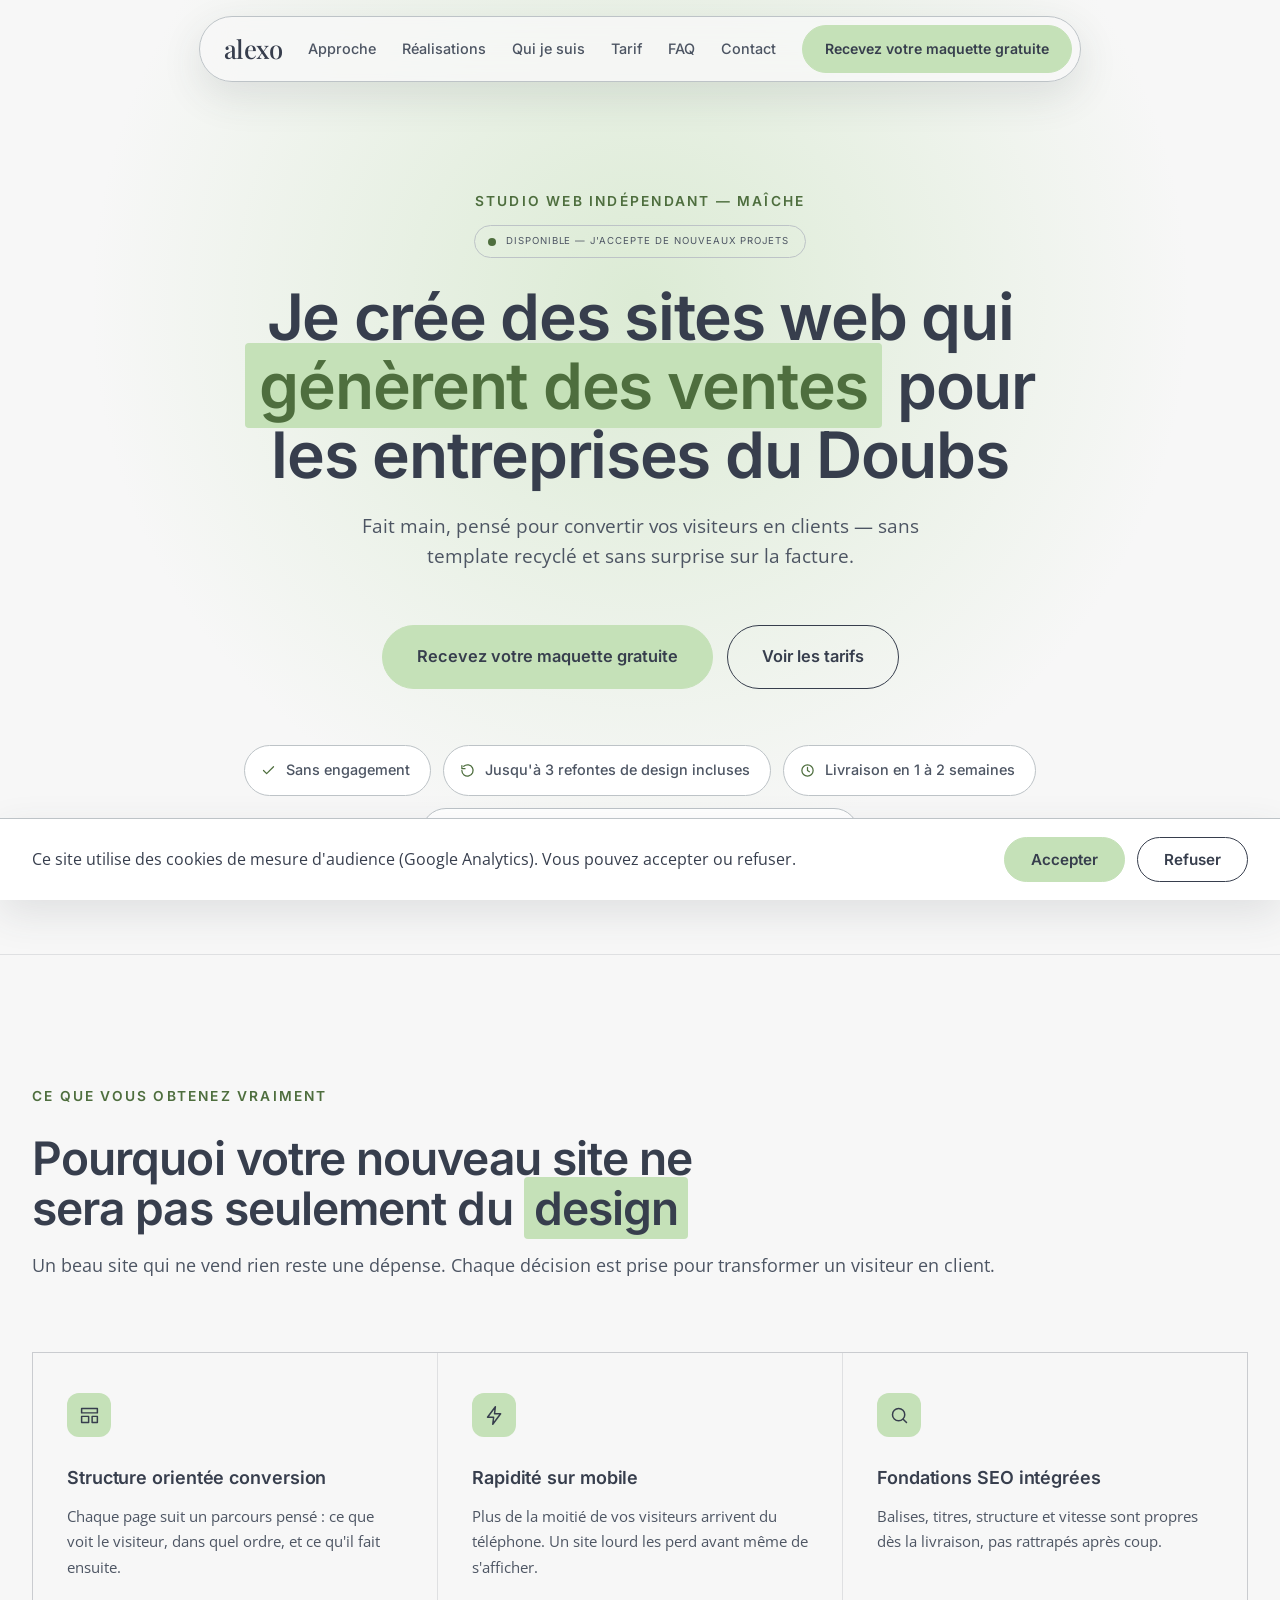
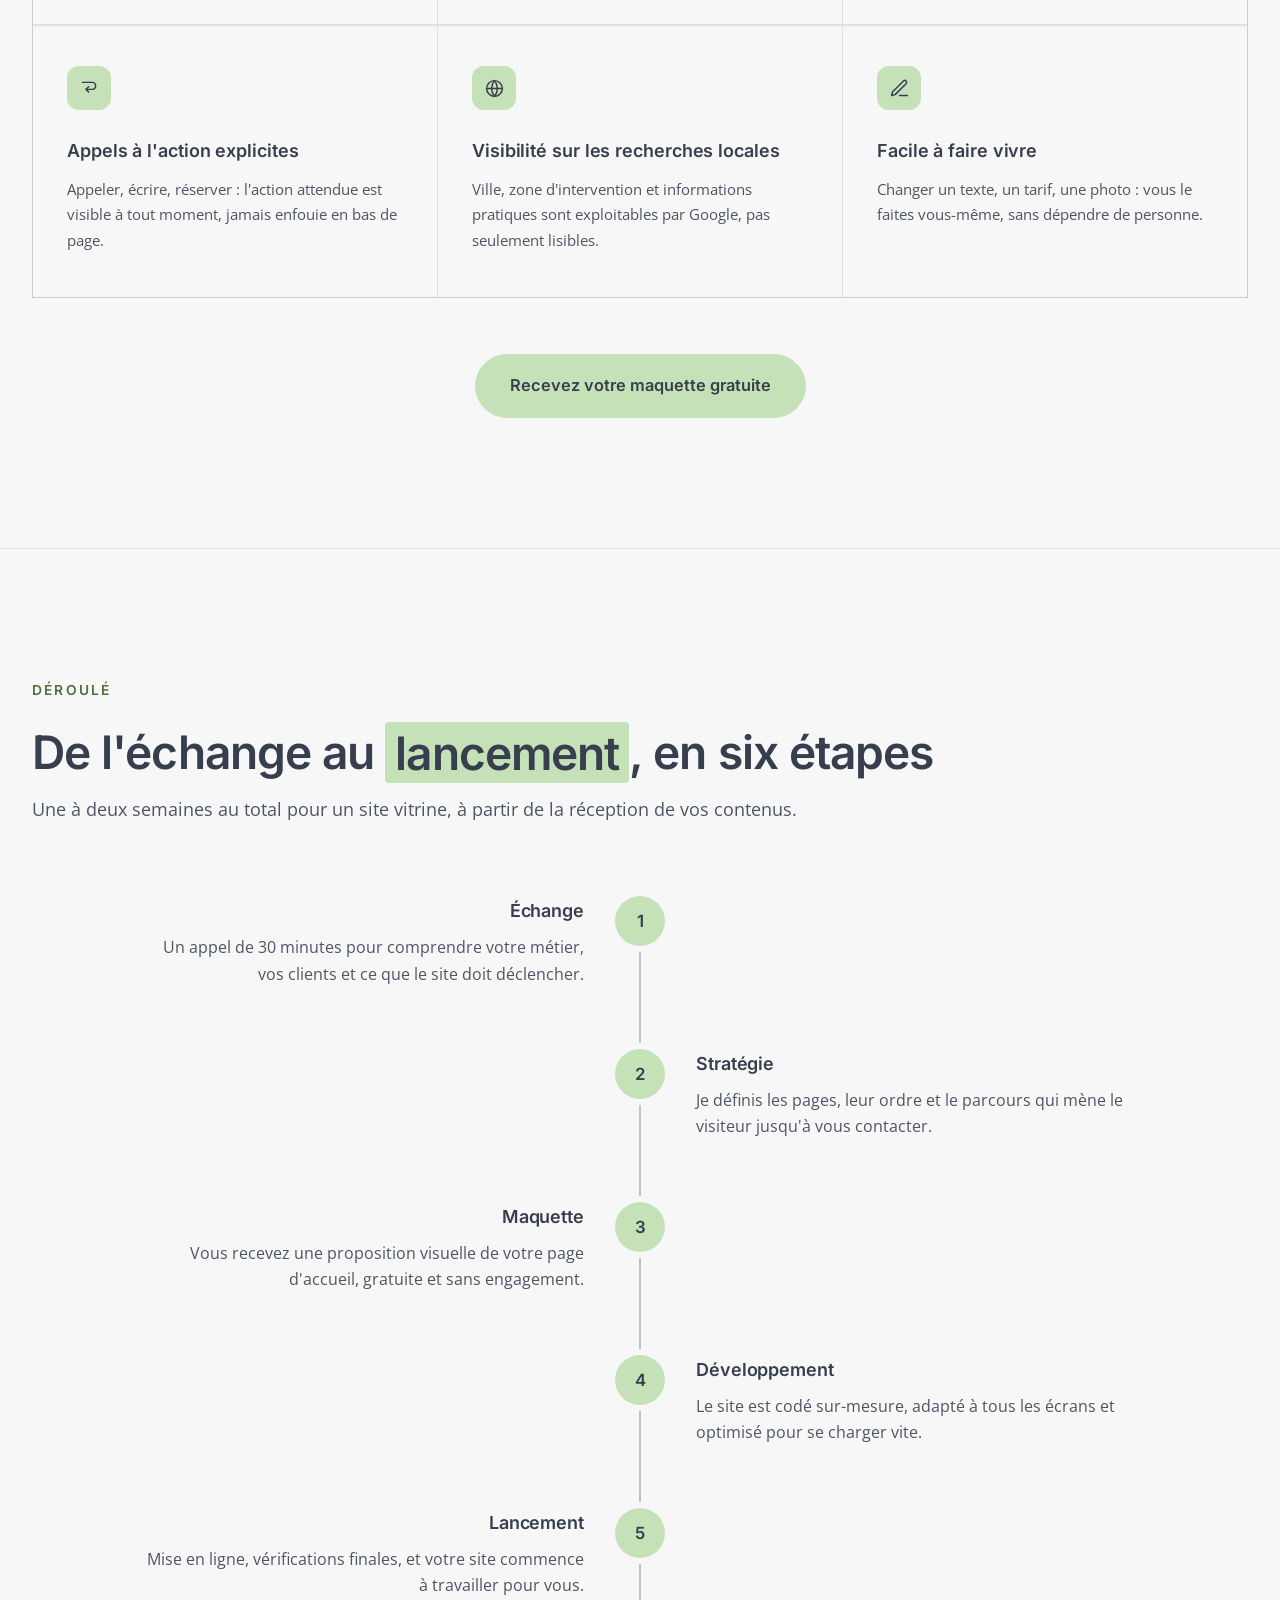
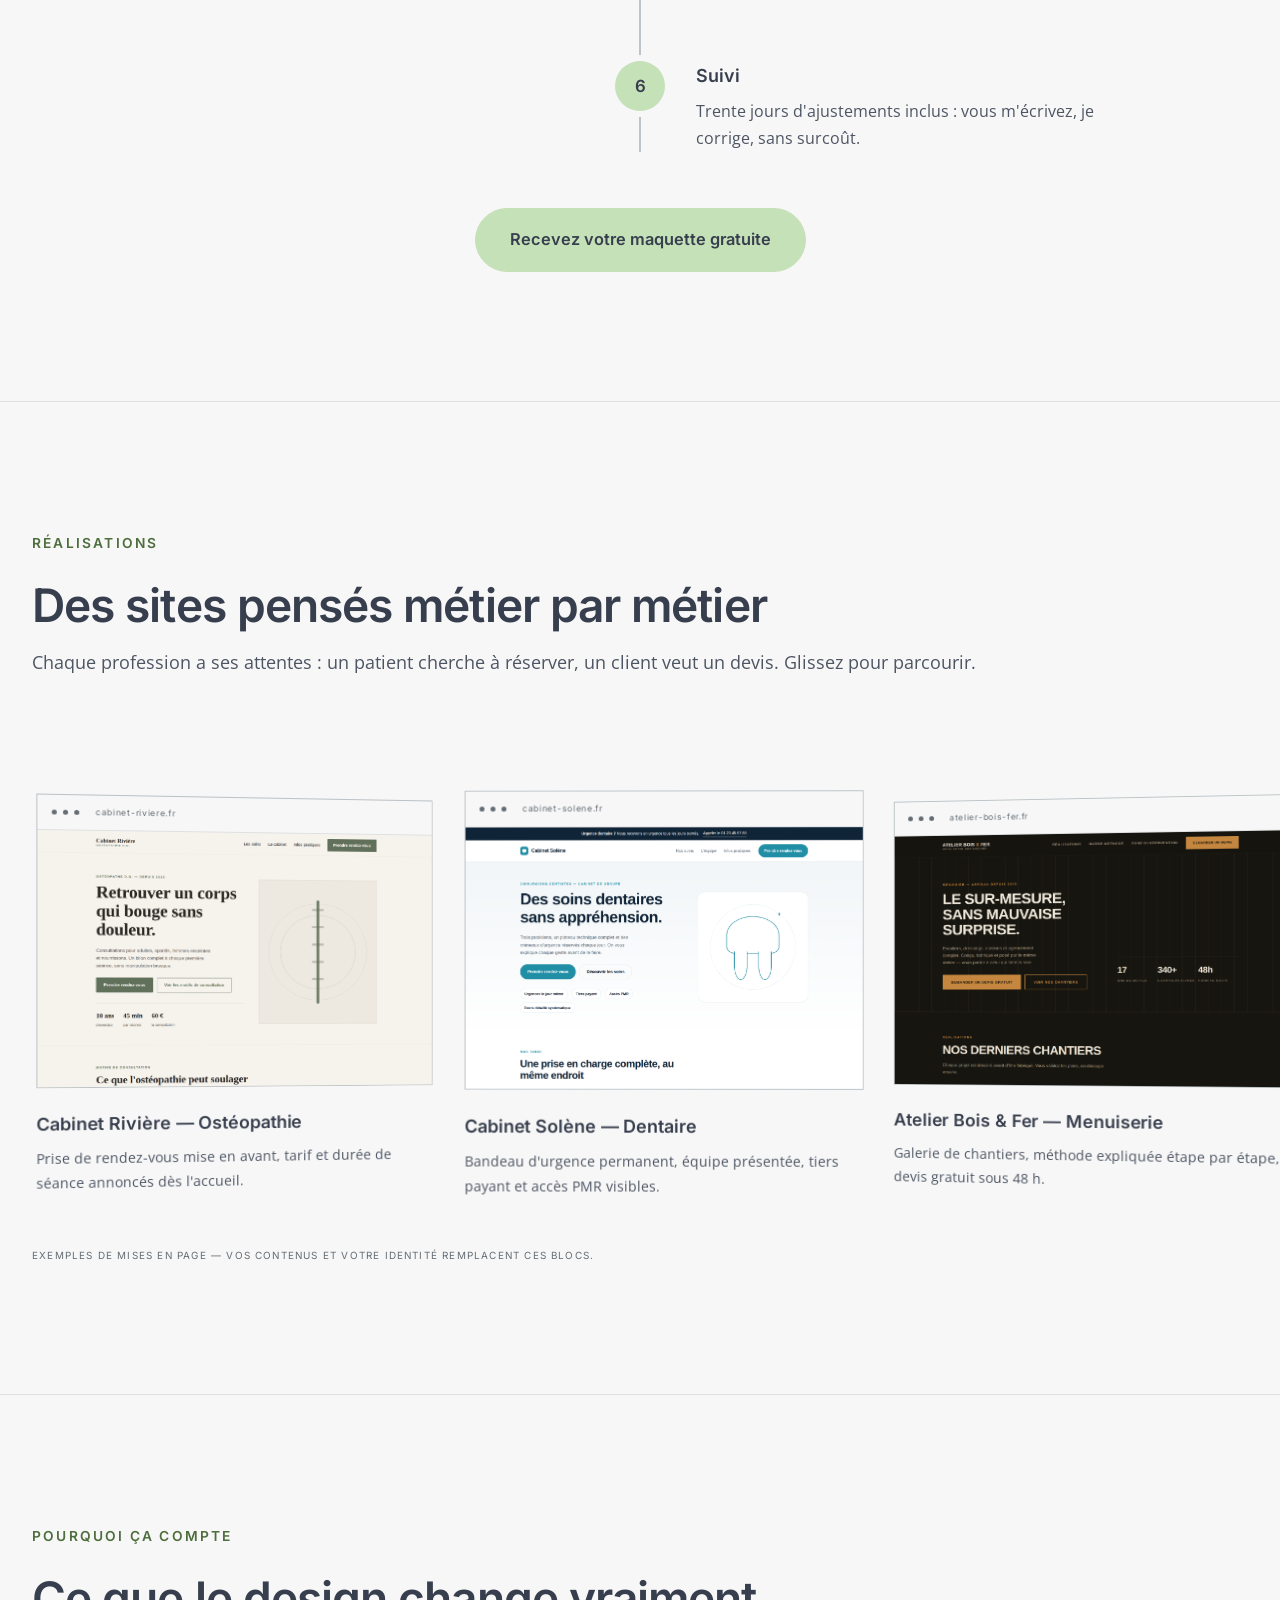
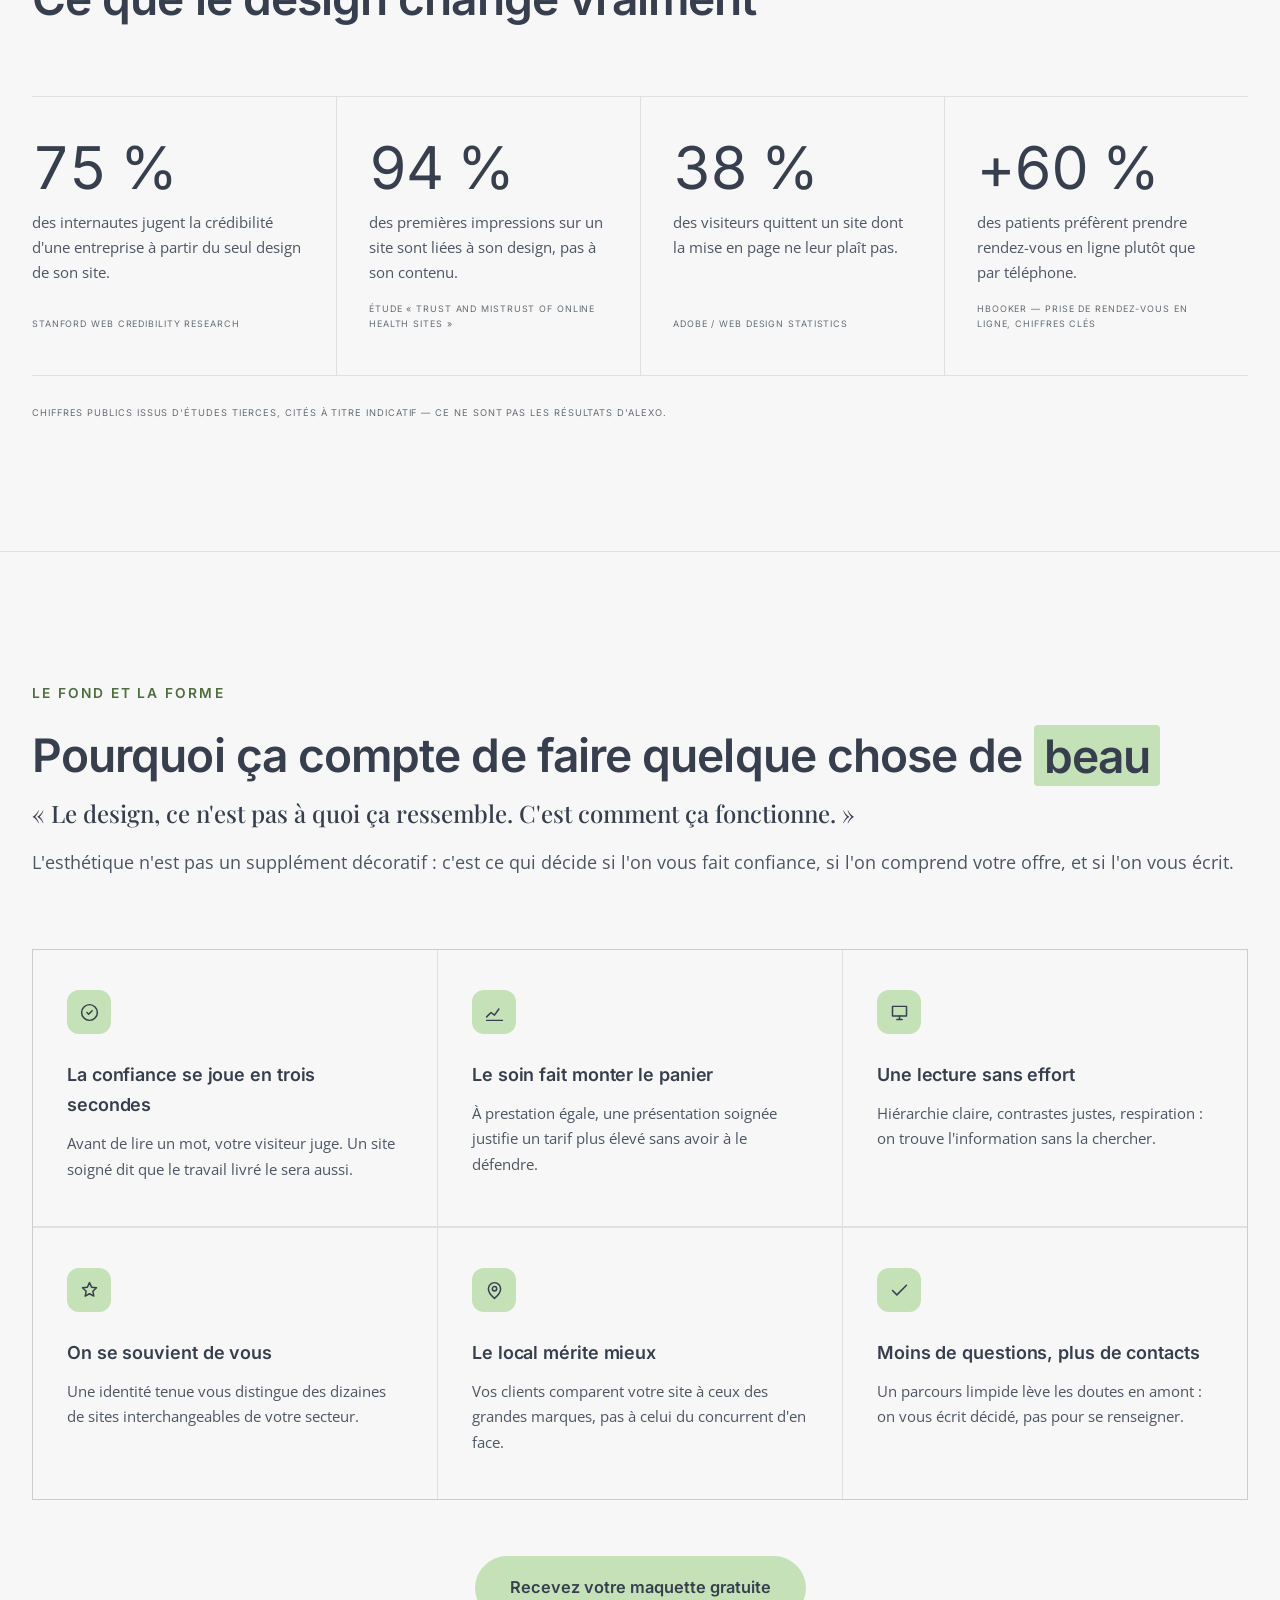
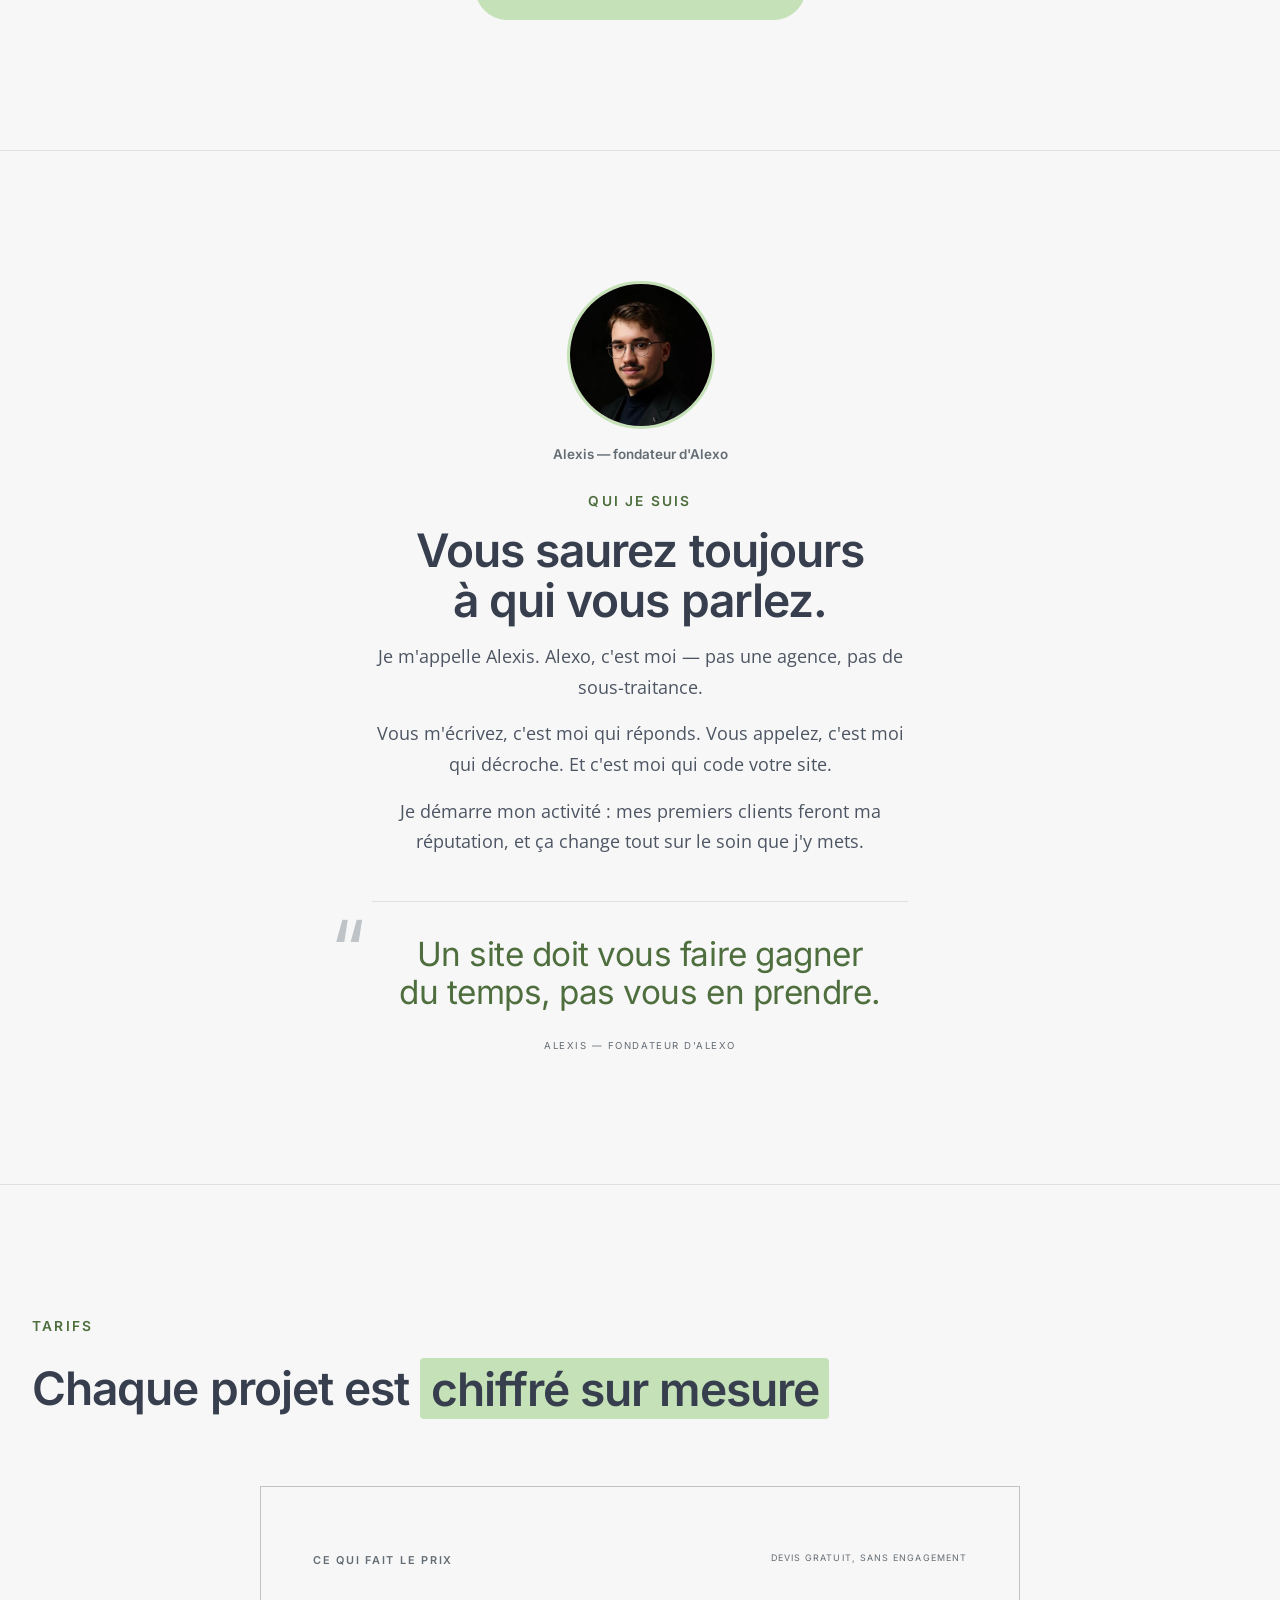
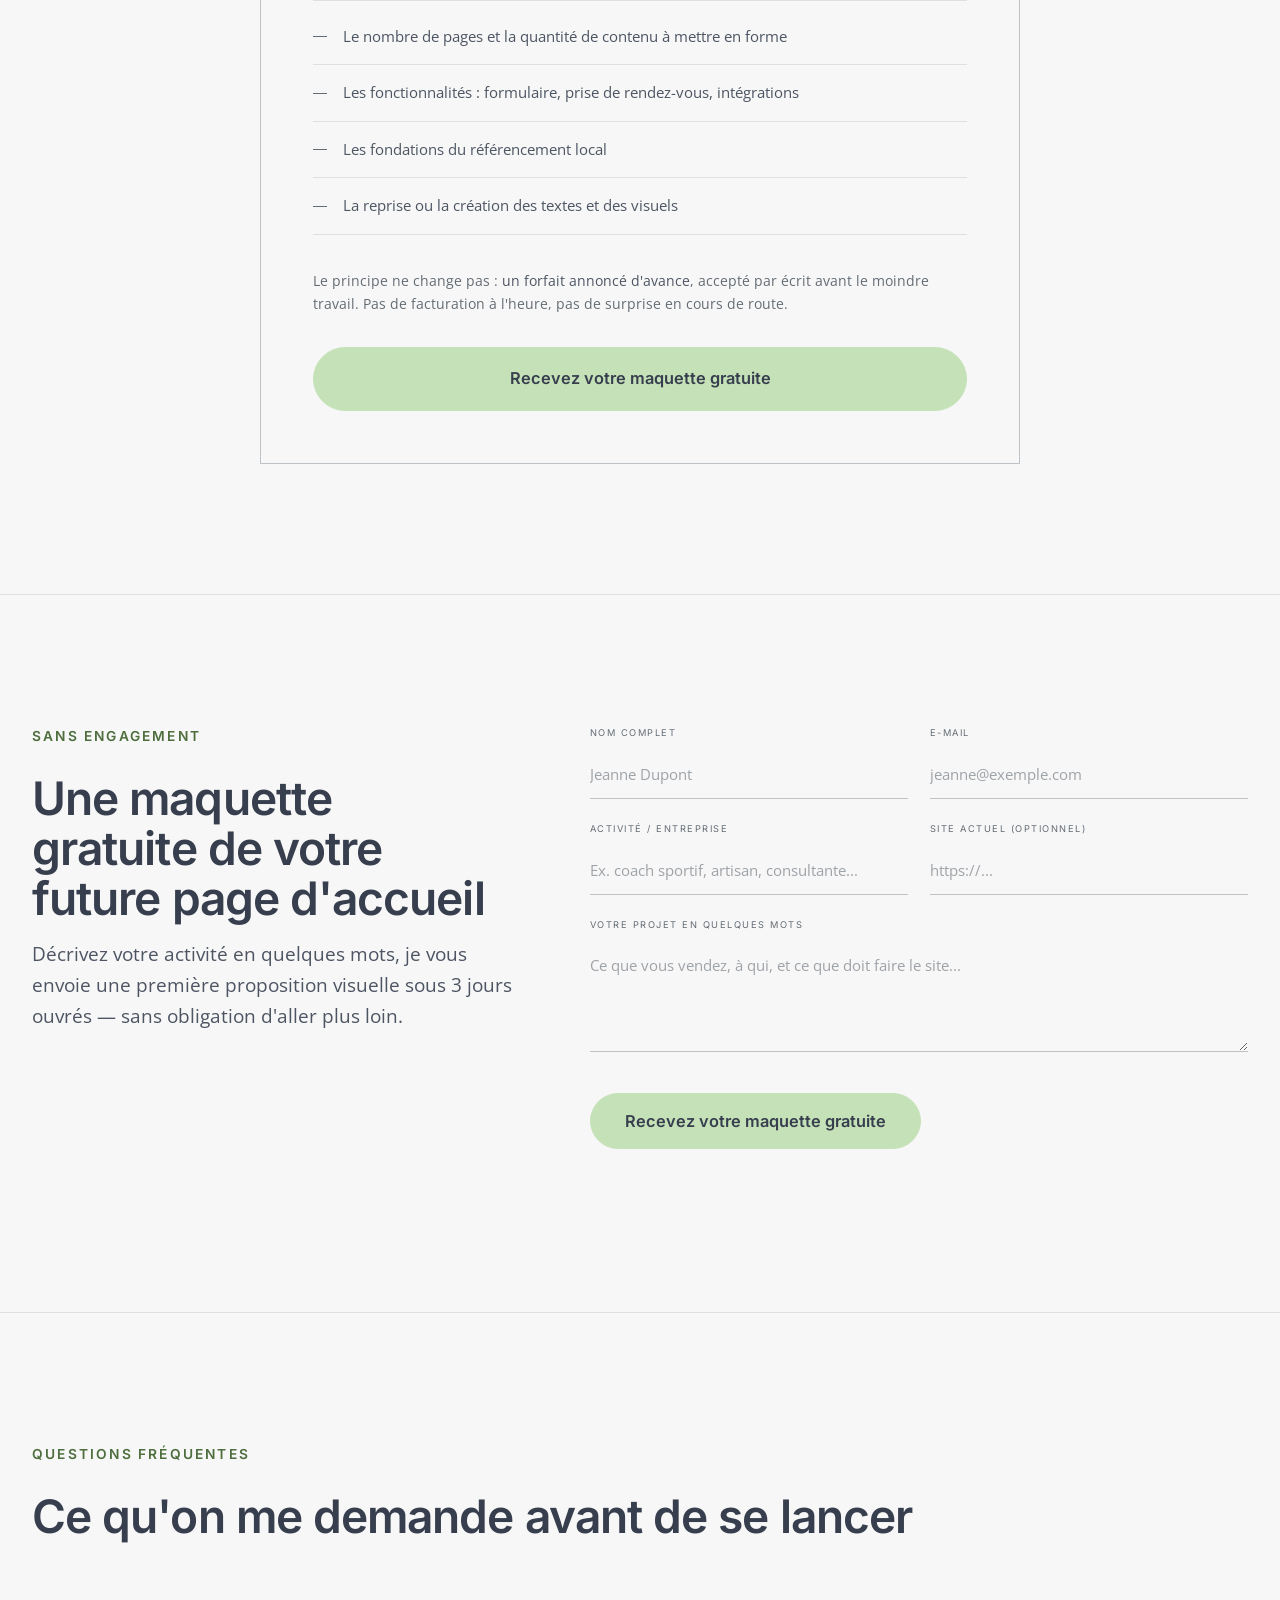
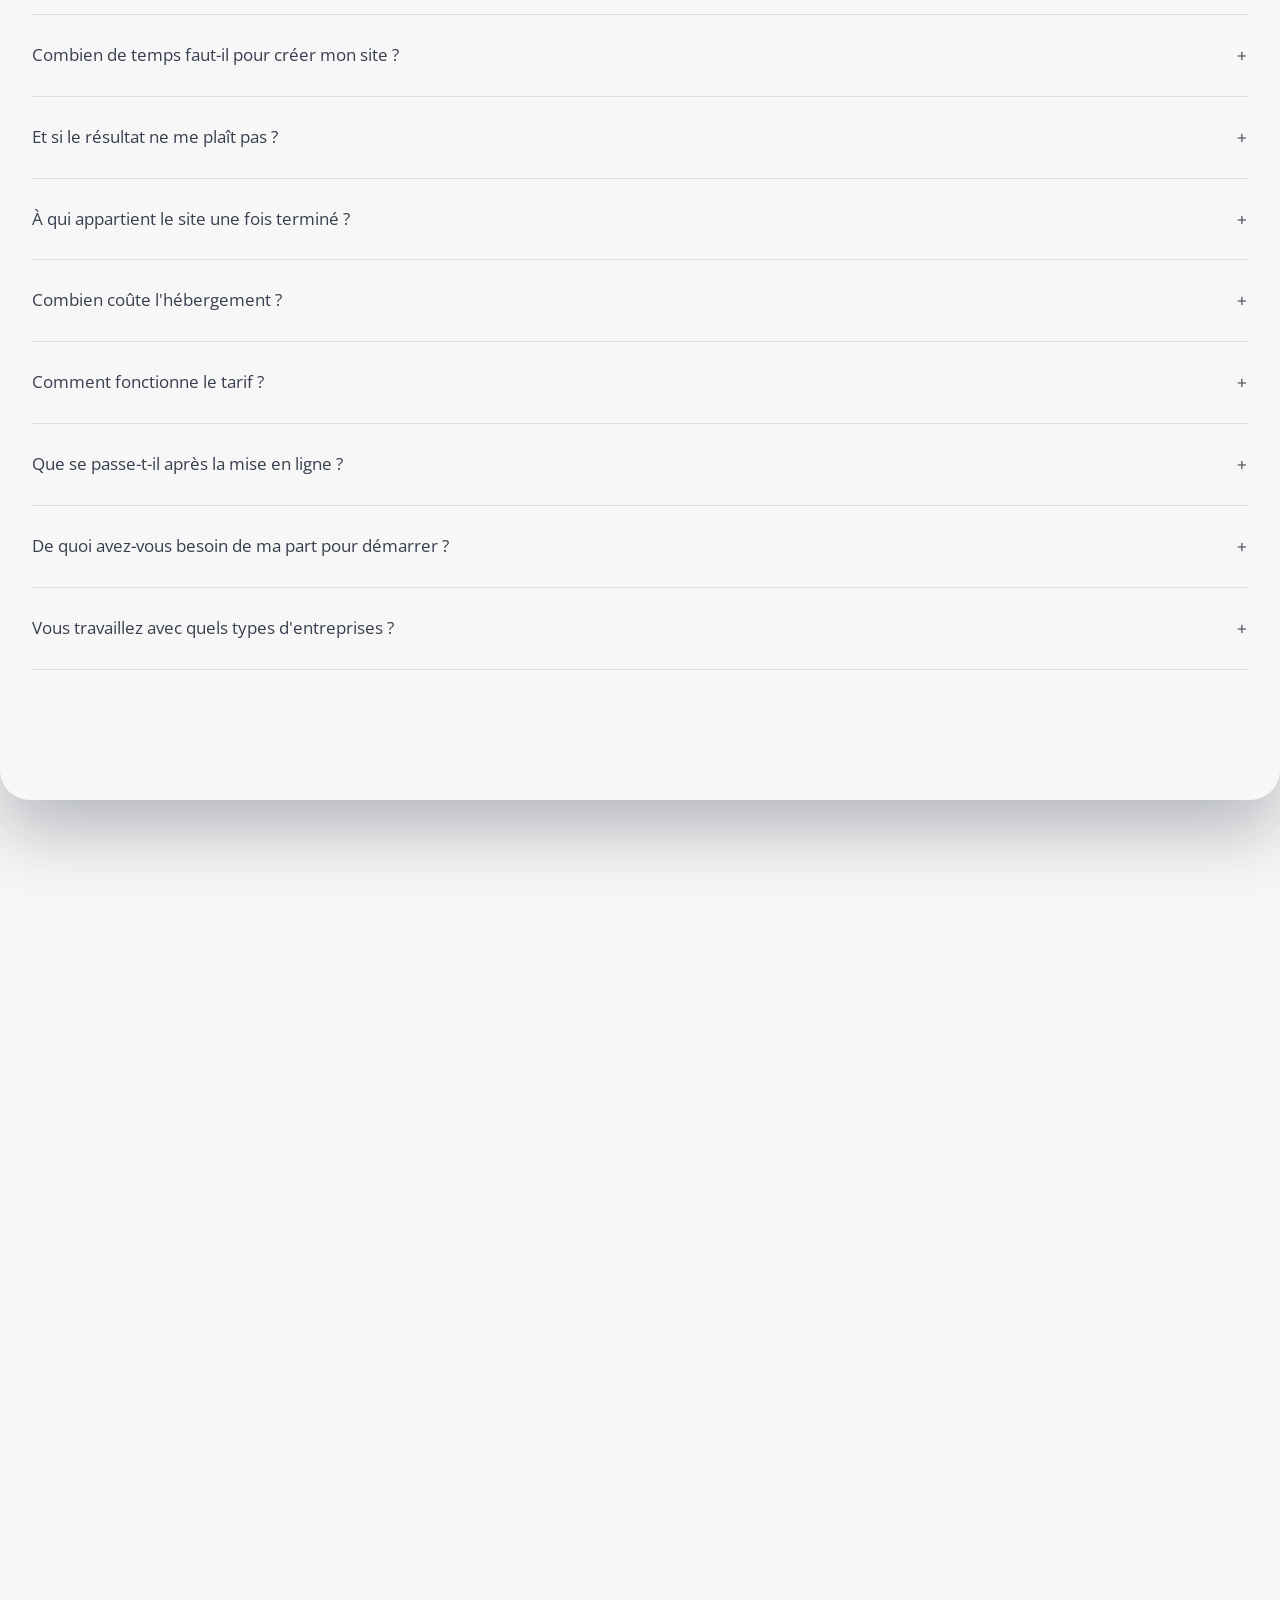
<file: index.html>
<!doctype html>
<html lang="fr">
<head>
  <meta charset="utf-8" />
  <title>Alexo — Création de sites web à Maîche (Haut-Doubs)</title>
  <meta name="viewport" content="width=device-width, initial-scale=1" />
  <meta name="description" content="Alexo crée des sites vitrines sur-mesure pour les indépendants et petites entreprises de Maîche et du Haut-Doubs. Sites, référencement et automatisation sur devis. Maquette gratuite sans engagement." />
  <link rel="canonical" href="https://alexowebdesign.com/" />
  <link rel="icon" href="/favicon-v2.svg" type="image/svg+xml" />
  <link rel="icon" type="image/png" sizes="32x32" href="/assets/img/favicon-32.png" />
  <link rel="icon" type="image/png" sizes="512x512" href="/assets/img/icon-512.png" />
  <link rel="apple-touch-icon" href="/assets/img/apple-touch-icon.png" />

  <!-- Vérification de propriété pour Google Search Console.
       À ne poser que sur l'accueil, et à ne jamais retirer : Google la
       revérifie périodiquement et retire l'accès si elle disparaît. -->
  <meta name="google-site-verification" content="prfCvi4ebYiocTn2Xds64hxIpA3vp1u171tNoQFMn8g" />

  <!-- Partage sur les réseaux sociaux -->
  <meta property="og:type" content="website" />
  <meta property="og:title" content="Alexo — Création de sites web à Maîche (Haut-Doubs)" />
  <meta property="og:description" content="Sites vitrines sur-mesure pour les indépendants et petites entreprises de Maîche et du Haut-Doubs. Sites, référencement et automatisation sur devis. Maquette gratuite sans engagement." />
  <meta property="og:url" content="https://alexowebdesign.com/" />
  <meta property="og:locale" content="fr_FR" />
  <meta property="og:image" content="https://alexowebdesign.com/assets/img/og-image.png" />
  <meta property="og:image:width" content="1200" />
  <meta property="og:image:height" content="630" />
  <meta name="twitter:card" content="summary_large_image" />
  <meta name="twitter:image" content="https://alexowebdesign.com/assets/img/og-image.png" />

  <link rel="stylesheet" href="assets/css/style.css?v=18" />
</head>
<body>

<div class="progress" aria-hidden="true"><div class="progress-fill" id="progressFill"></div></div>
<div class="cursor" id="cursor" aria-hidden="true"></div>

<header class="topbar">
  <div class="topbar-pill">
    <a class="brand" href="#top">alexo</a>
    <nav class="nav" aria-label="Navigation principale">
      <a href="#approche">Approche</a>
      <a href="#realisations">Réalisations</a>
      <a href="#qui">Qui je suis</a>
      <a href="#tarif">Tarif</a>
      <a href="#faq">FAQ</a>
      <a href="#contact">Contact</a>
    </nav>
    <a class="btn btn-solid nav-cta" href="#maquette">Recevez votre maquette gratuite</a>
    <button class="burger" id="burger" aria-label="Ouvrir le menu" aria-expanded="false">
      <span></span><span></span><span></span>
    </button>
  </div>
  <div class="mobile-menu" id="mobileMenu">
    <a href="#approche">Approche</a>
    <a href="#realisations">Réalisations</a>
    <a href="#qui">Qui je suis</a>
    <a href="#tarif">Tarif</a>
    <a href="#faq">FAQ</a>
    <a href="#maquette">Maquette gratuite</a>
    <a href="#contact">Contact</a>
  </div>
</header>

<main>

  <section class="hero" id="top">
    <div class="container hero-inner">
      <p class="eyebrow">Studio web indépendant — Maîche</p>
      <p class="status"><span class="status-dot" aria-hidden="true"></span>Disponible — j'accepte de nouveaux projets</p>
      <h1>Je crée des sites web qui <em>génèrent des ventes</em> pour les entreprises du Doubs</h1>
      <p class="hero-sub">Fait main, pensé pour convertir vos visiteurs en clients — sans template recyclé et sans surprise sur la facture.</p>
      <div class="hero-cta">
        <a class="btn btn-solid" href="#maquette">Recevez votre maquette gratuite</a>
        <a class="btn btn-ghost" href="#tarif">Voir les tarifs</a>
      </div>

      <!-- Elements de reassurance : uniquement des engagements verifiables,
           repris des CGV. Aucun avis, logo ni note inventes. -->
      <ul class="trust-row">
        <li class="trust-badge">
          <svg viewBox="0 0 24 24" aria-hidden="true"><path d="M20 6 9 17l-5-5"/></svg>
          <span>Sans engagement</span>
        </li>
        <li class="trust-badge">
          <svg viewBox="0 0 24 24" aria-hidden="true"><path d="M3 12a9 9 0 1 0 3-6.7"/><path d="M3 4v5h5"/></svg>
          <span>Jusqu'à 3 refontes de design incluses</span>
        </li>
        <li class="trust-badge">
          <svg viewBox="0 0 24 24" aria-hidden="true"><circle cx="12" cy="12" r="9"/><path d="M12 7v5l3 2"/></svg>
          <span>Livraison en 1 à 2 semaines</span>
        </li>
        <li class="trust-badge">
          <svg viewBox="0 0 24 24" aria-hidden="true"><path d="M12 21s7-5.6 7-11a7 7 0 1 0-14 0c0 5.4 7 11 7 11Z"/><circle cx="12" cy="10" r="2.5"/></svg>
          <span>Basé en Franche-Comté, je connais vos clients locaux</span>
        </li>
      </ul>
    </div>
  </section>

  <section class="section-pad why" id="approche">
    <div class="container">
      <div class="section-head reveal">
        <p class="eyebrow">Ce que vous obtenez vraiment</p>
        <h2>Pourquoi votre nouveau site ne sera pas seulement du <em>design</em></h2>
        <p>Un beau site qui ne vend rien reste une dépense. Chaque décision est prise pour transformer un visiteur en client.</p>
      </div>

      <ul class="node-grid">
        <li class="node reveal">
          <span class="node-icon" aria-hidden="true"><svg viewBox="0 0 24 24"><path d="M3 4h18v5H3zM3 13h8v7H3zM15 13h6v7h-6z"/></svg></span>
          <h3>Structure orientée conversion</h3>
          <p>Chaque page suit un parcours pensé : ce que voit le visiteur, dans quel ordre, et ce qu'il fait ensuite.</p>
        </li>
        <li class="node reveal">
          <span class="node-icon" aria-hidden="true"><svg viewBox="0 0 24 24"><path d="M13 2 4 14h7l-1 8 9-12h-7l1-8Z"/></svg></span>
          <h3>Rapidité sur mobile</h3>
          <p>Plus de la moitié de vos visiteurs arrivent du téléphone. Un site lourd les perd avant même de s'afficher.</p>
        </li>
        <li class="node reveal">
          <span class="node-icon" aria-hidden="true"><svg viewBox="0 0 24 24"><circle cx="11" cy="11" r="7"/><path d="m20 20-3.5-3.5"/></svg></span>
          <h3>Fondations SEO intégrées</h3>
          <p>Balises, titres, structure et vitesse sont propres dès la livraison, pas rattrapés après coup.</p>
        </li>
        <li class="node reveal">
          <span class="node-icon" aria-hidden="true"><svg viewBox="0 0 24 24"><path d="M4 5h11a4 4 0 0 1 0 8H8"/><path d="m11 10-3 3 3 3"/></svg></span>
          <h3>Appels à l'action explicites</h3>
          <p>Appeler, écrire, réserver : l'action attendue est visible à tout moment, jamais enfouie en bas de page.</p>
        </li>
        <li class="node reveal">
          <span class="node-icon" aria-hidden="true"><svg viewBox="0 0 24 24"><circle cx="12" cy="12" r="9"/><path d="M3 12h18"/><path d="M12 3a14 14 0 0 1 0 18a14 14 0 0 1 0-18"/></svg></span>
          <h3>Visibilité sur les recherches locales</h3>
          <p>Ville, zone d'intervention et informations pratiques sont exploitables par Google, pas seulement lisibles.</p>
        </li>
        <li class="node reveal">
          <span class="node-icon" aria-hidden="true"><svg viewBox="0 0 24 24"><path d="M12 20h9"/><path d="M16.5 3.5a2.1 2.1 0 0 1 3 3L7 19l-4 1 1-4Z"/></svg></span>
          <h3>Facile à faire vivre</h3>
          <p>Changer un texte, un tarif, une photo : vous le faites vous-même, sans dépendre de personne.</p>
        </li>
      </ul>

      <div class="section-cta reveal">
        <a class="btn btn-solid" href="#maquette">Recevez votre maquette gratuite</a>
      </div>
    </div>
  </section>

  <section class="section-pad process" id="deroule">
    <div class="container">
      <div class="section-head reveal">
        <p class="eyebrow">Déroulé</p>
        <h2>De l'échange au <em>lancement</em>, en six étapes</h2>
        <p>Une à deux semaines au total pour un site vitrine, à partir de la réception de vos contenus.</p>
      </div>

      <ol class="timeline">
        <li class="tl-step">
          <span class="tl-num" aria-hidden="true">1</span>
          <h3>Échange</h3>
          <p>Un appel de 30 minutes pour comprendre votre métier, vos clients et ce que le site doit déclencher.</p>
        </li>
        <li class="tl-step">
          <span class="tl-num" aria-hidden="true">2</span>
          <h3>Stratégie</h3>
          <p>Je définis les pages, leur ordre et le parcours qui mène le visiteur jusqu'à vous contacter.</p>
        </li>
        <li class="tl-step">
          <span class="tl-num" aria-hidden="true">3</span>
          <h3>Maquette</h3>
          <p>Vous recevez une proposition visuelle de votre page d'accueil, gratuite et sans engagement.</p>
        </li>
        <li class="tl-step">
          <span class="tl-num" aria-hidden="true">4</span>
          <h3>Développement</h3>
          <p>Le site est codé sur-mesure, adapté à tous les écrans et optimisé pour se charger vite.</p>
        </li>
        <li class="tl-step">
          <span class="tl-num" aria-hidden="true">5</span>
          <h3>Lancement</h3>
          <p>Mise en ligne, vérifications finales, et votre site commence à travailler pour vous.</p>
        </li>
        <li class="tl-step">
          <span class="tl-num" aria-hidden="true">6</span>
          <h3>Suivi</h3>
          <p>Trente jours d'ajustements inclus : vous m'écrivez, je corrige, sans surcoût.</p>
        </li>
      </ol>

      <div class="section-cta reveal">
        <a class="btn btn-solid" href="#maquette">Recevez votre maquette gratuite</a>
      </div>
    </div>
  </section>

  <section class="section-pad work" id="realisations">
    <div class="container">
      <div class="section-head reveal">
        <p class="eyebrow">Réalisations</p>
        <h2 data-parallax="1">Des sites pensés métier par métier</h2>
        <p>Chaque profession a ses attentes : un patient cherche à réserver, un client veut un devis. Glissez pour parcourir.</p>
      </div>
    </div>

    <div class="work-rail" id="workRail">

      <a class="work-card" href="/demos/osteopathe/" target="_blank" rel="noopener" aria-label="Voir le site de démonstration (s’ouvre dans un nouvel onglet)">
        <div class="wc-screen">
          <div class="wc-bar"><i></i><i></i><i></i><span class="wc-url">cabinet-riviere.fr</span></div>
          <img src="/assets/img/demo-osteopathe.png" alt="Page d'accueil du site de démonstration Cabinet Rivière, ostéopathie" loading="lazy" width="1440" height="1080" />
          <span class="wc-open">Voir le site</span>
        </div>
        <div class="wc-meta">
          <h3>Cabinet Rivière — Ostéopathie</h3>
          <p>Prise de rendez-vous mise en avant, tarif et durée de séance annoncés dès l'accueil.</p>
        </div>
      </a>

      <a class="work-card" href="/demos/dentaire/" target="_blank" rel="noopener" aria-label="Voir le site de démonstration (s’ouvre dans un nouvel onglet)">
        <div class="wc-screen">
          <div class="wc-bar"><i></i><i></i><i></i><span class="wc-url">cabinet-solene.fr</span></div>
          <img src="/assets/img/demo-dentaire.png" alt="Page d'accueil du site de démonstration Cabinet Dentaire Solène" loading="lazy" width="1440" height="1080" />
          <span class="wc-open">Voir le site</span>
        </div>
        <div class="wc-meta">
          <h3>Cabinet Solène — Dentaire</h3>
          <p>Bandeau d'urgence permanent, équipe présentée, tiers payant et accès PMR visibles.</p>
        </div>
      </a>

      <a class="work-card" href="/demos/artisan/" target="_blank" rel="noopener" aria-label="Voir le site de démonstration (s’ouvre dans un nouvel onglet)">
        <div class="wc-screen">
          <div class="wc-bar"><i></i><i></i><i></i><span class="wc-url">atelier-bois-fer.fr</span></div>
          <img src="/assets/img/demo-artisan.png" alt="Page d'accueil du site de démonstration Atelier Bois &amp; Fer, menuiserie" loading="lazy" width="1440" height="1080" />
          <span class="wc-open">Voir le site</span>
        </div>
        <div class="wc-meta">
          <h3>Atelier Bois &amp; Fer — Menuiserie</h3>
          <p>Galerie de chantiers, méthode expliquée étape par étape, devis gratuit sous 48 h.</p>
        </div>
      </a>

    </div>

    <div class="container">
      <p class="work-note reveal">Exemples de mises en page — vos contenus et votre identité remplacent ces blocs.</p>
    </div>
  </section>

  <section class="section-pad stats" id="chiffres">
    <div class="container">
      <div class="section-head reveal">
        <p class="eyebrow">Pourquoi ça compte</p>
        <h2 data-parallax="1">Ce que le design change vraiment</h2>
      </div>
      <div class="stat-grid">
        <div class="stat reveal">
          <span class="stat-num" data-value="75" data-suffix="&nbsp;%">0</span>
          <p>des internautes jugent la crédibilité d'une entreprise à partir du seul design de son site.</p>
          <cite>Stanford Web Credibility Research</cite>
        </div>
        <div class="stat reveal">
          <span class="stat-num" data-value="94" data-suffix="&nbsp;%">0</span>
          <p>des premières impressions sur un site sont liées à son design, pas à son contenu.</p>
          <cite>Étude « Trust and mistrust of online health sites »</cite>
        </div>
        <div class="stat reveal">
          <span class="stat-num" data-value="38" data-suffix="&nbsp;%">0</span>
          <p>des visiteurs quittent un site dont la mise en page ne leur plaît pas.</p>
          <cite>Adobe / Web design statistics</cite>
        </div>
        <div class="stat reveal">
          <span class="stat-num" data-value="60" data-prefix="+" data-suffix="&nbsp;%">0</span>
          <p>des patients préfèrent prendre rendez-vous en ligne plutôt que par téléphone.</p>
          <cite>HBooker — prise de rendez-vous en ligne, chiffres clés</cite>
        </div>
      </div>
      <p class="stat-note reveal">Chiffres publics issus d'études tierces, cités à titre indicatif — ce ne sont pas les résultats d'Alexo.</p>
    </div>
  </section>


  <section class="section-pad beauty" id="beau">
    <div class="container">
      <div class="section-head reveal">
        <p class="eyebrow">Le fond et la forme</p>
        <h2>Pourquoi ça compte de faire quelque chose de <em>beau</em></h2>
        <p class="lead-accent">« Le design, ce n'est pas à quoi ça ressemble. C'est comment ça fonctionne. »</p>
        <p>L'esthétique n'est pas un supplément décoratif : c'est ce qui décide si l'on vous fait confiance, si l'on comprend votre offre, et si l'on vous écrit.</p>
      </div>

      <ul class="node-grid">
        <li class="node reveal">
          <span class="node-icon" aria-hidden="true"><svg viewBox="0 0 24 24"><circle cx="12" cy="12" r="9"/><path d="M9 12l2 2 4-4"/></svg></span>
          <h3>La confiance se joue en trois secondes</h3>
          <p>Avant de lire un mot, votre visiteur juge. Un site soigné dit que le travail livré le sera aussi.</p>
        </li>
        <li class="node reveal">
          <span class="node-icon" aria-hidden="true"><svg viewBox="0 0 24 24"><path d="M3 17l5-5 4 3 5-7"/><path d="M3 21h18"/></svg></span>
          <h3>Le soin fait monter le panier</h3>
          <p>À prestation égale, une présentation soignée justifie un tarif plus élevé sans avoir à le défendre.</p>
        </li>
        <li class="node reveal">
          <span class="node-icon" aria-hidden="true"><svg viewBox="0 0 24 24"><path d="M4 5h16v11H4z"/><path d="M9 20h6M12 16v4"/></svg></span>
          <h3>Une lecture sans effort</h3>
          <p>Hiérarchie claire, contrastes justes, respiration : on trouve l'information sans la chercher.</p>
        </li>
        <li class="node reveal">
          <span class="node-icon" aria-hidden="true"><svg viewBox="0 0 24 24"><path d="M12 3l2.4 5.2 5.6.7-4.2 3.9 1.1 5.6L12 15.7 7.1 18.4l1.1-5.6L4 8.9l5.6-.7Z"/></svg></span>
          <h3>On se souvient de vous</h3>
          <p>Une identité tenue vous distingue des dizaines de sites interchangeables de votre secteur.</p>
        </li>
        <li class="node reveal">
          <span class="node-icon" aria-hidden="true"><svg viewBox="0 0 24 24"><path d="M12 21s7-5.6 7-11a7 7 0 1 0-14 0c0 5.4 7 11 7 11Z"/><circle cx="12" cy="10" r="2.5"/></svg></span>
          <h3>Le local mérite mieux</h3>
          <p>Vos clients comparent votre site à ceux des grandes marques, pas à celui du concurrent d'en face.</p>
        </li>
        <li class="node reveal">
          <span class="node-icon" aria-hidden="true"><svg viewBox="0 0 24 24"><path d="M20 6 9 17l-5-5"/></svg></span>
          <h3>Moins de questions, plus de contacts</h3>
          <p>Un parcours limpide lève les doutes en amont : on vous écrit décidé, pas pour se renseigner.</p>
        </li>
      </ul>

      <div class="section-cta reveal">
        <a class="btn btn-solid" href="#maquette">Recevez votre maquette gratuite</a>
      </div>
    </div>
  </section>

  <section class="section-pad about" id="qui">
    <div class="container about-grid">
      <div class="about-portrait reveal">
        <div class="portrait-frame">
          <picture>
            <source type="image/webp"
                    srcset="/assets/img/alexis-420.webp 420w,
                            /assets/img/alexis-840.webp 840w"
                    sizes="(max-width: 900px) 260px, 420px" />
            <img src="/assets/img/alexis-840.jpg"
                 alt="Alexis, fondateur d'Alexo, en portrait"
                 width="840" height="1050" loading="lazy" decoding="async" />
          </picture>
        </div>
        <p class="portrait-cap">Alexis — fondateur d'Alexo</p>
      </div>
      <div class="reveal">
        <p class="eyebrow">Qui je suis</p>
        <h2 data-parallax="1">Vous saurez toujours à qui vous parlez.</h2>
        <p>Je m'appelle Alexis. Alexo, c'est moi — pas une agence, pas de sous-traitance.</p>
        <p>Vous m'écrivez, c'est moi qui réponds. Vous appelez, c'est moi qui décroche. Et c'est moi qui code votre site.</p>
        <p>Je démarre mon activité : mes premiers clients feront ma réputation, et ça change tout sur le soin que j'y mets.</p>

        <!-- CITATION DU FONDATEUR — pour changer le texte, modifier la ligne
             entre les guillemets ci-dessous. Rien d'autre à toucher. -->
        <figure class="pull-quote">
          <blockquote>
            <p>Un site doit vous faire gagner du temps, pas vous en prendre.</p>
          </blockquote>
          <figcaption>Alexis — fondateur d'Alexo</figcaption>
        </figure>
      </div>
    </div>
  </section>

  <section class="section-pad pricing" id="tarif">
    <div class="container">
      <div class="section-head reveal">
        <p class="eyebrow">Tarifs</p>
        <h2>Chaque projet est <em>chiffré sur mesure</em></h2>
      </div>

      <div class="price-card price-card-solo reveal">
        <div class="price-top">
          <h3>Ce qui fait le prix</h3>
          <div class="price-amount">
            <span class="price-note">devis gratuit, sans engagement</span>
          </div>
        </div>
        <ul class="price-list">
          <li>Le nombre de pages et la quantité de contenu à mettre en forme</li>
          <li>Les fonctionnalités : formulaire, prise de rendez-vous, intégrations</li>
          <li>Les fondations du référencement local</li>
          <li>La reprise ou la création des textes et des visuels</li>
        </ul>
        <p class="price-terms">Le principe ne change pas : <b>un forfait annoncé d'avance</b>, accepté par écrit avant le moindre travail. Pas de facturation à l'heure, pas de surprise en cours de route.</p>
        <a class="btn btn-solid price-cta" href="#maquette">Recevez votre maquette gratuite</a>
      </div>
    </div>
  </section>

  <section class="section-pad lead" id="maquette">
    <div class="container lead-grid">
      <div class="reveal">
        <p class="eyebrow">Sans engagement</p>
        <h2 data-parallax="1">Une maquette gratuite de votre future page d'accueil</h2>
        <p class="hero-sub">Décrivez votre activité en quelques mots, je vous envoie une première proposition visuelle sous 3 jours ouvrés — sans obligation d'aller plus loin.</p>
      </div>
      <!-- action/method servent de secours : si le JavaScript ne se charge pas,
           le navigateur envoie le formulaire nativement au lieu de ne rien faire.
           Quand le JS est actif, il intercepte l'envoi et reste sur la page. -->
      <form class="form reveal" id="leadForm"
            action="https://formsubmit.co/alexo.webdesign@gmail.com"
            method="POST">
        <input type="hidden" name="_subject" value="Nouvelle demande de maquette gratuite — alexowebdesign.com" />
        <input type="text" name="_honey" style="display:none" tabindex="-1" autocomplete="off" />
        <div class="form-row">
          <div>
            <label for="nom">Nom complet</label>
            <input id="nom" name="nom" type="text" placeholder="Jeanne Dupont" required />
          </div>
          <div>
            <label for="email">E-mail</label>
            <input id="email" name="email" type="email" placeholder="jeanne@exemple.com" required />
          </div>
        </div>
        <div class="form-row">
          <div>
            <label for="activite">Activité / entreprise</label>
            <input id="activite" name="activite" type="text" placeholder="Ex. coach sportif, artisan, consultante..." required />
          </div>
          <div>
            <label for="site_actuel">Site actuel (optionnel)</label>
            <input id="site_actuel" name="site_actuel" type="text" placeholder="https://..." />
          </div>
        </div>
        <div>
          <label for="message">Votre projet en quelques mots</label>
          <textarea id="message" name="message" placeholder="Ce que vous vendez, à qui, et ce que doit faire le site..." required></textarea>
        </div>
        <button class="btn btn-solid" type="submit">Recevez votre maquette gratuite</button>
        <p class="form-note" id="formNote"></p>
      </form>
    </div>
  </section>

  <section class="section-pad faq" id="faq">
    <div class="container">
      <div class="section-head reveal">
        <p class="eyebrow">Questions fréquentes</p>
        <h2 data-parallax="1">Ce qu'on me demande avant de se lancer</h2>
      </div>

      <!-- <details>/<summary> : accordéon natif du navigateur. Accessible au
           clavier et aux lecteurs d'écran sans une ligne de JavaScript. -->
      <div class="faq-list reveal">

        <details class="faq-item">
          <summary>Combien de temps faut-il pour créer mon site ?</summary>
          <div class="faq-answer">
            <p>Une à deux semaines.</p>
            <p>Le compte à rebours démarre quand j'ai reçu vos contenus — textes, photos, logo. C'est ce qui décale le plus souvent un projet, jamais le développement.</p>
          </div>
        </details>

        <details class="faq-item">
          <summary>Et si le résultat ne me plaît pas ?</summary>
          <div class="faq-answer">
            <p>Jusqu'à trois séries de révisions complètes du design sont incluses, sans supplément, jusqu'à ce que vous soyez satisfait.</p>
            <p>On ne passe à la suite que quand la direction vous convient. Personne n'a intérêt à livrer un site que vous n'assumez pas.</p>
          </div>
        </details>

        <details class="faq-item">
          <summary>À qui appartient le site une fois terminé ?</summary>
          <div class="faq-answer">
            <p>À vous, entièrement.</p>
            <p>Le code, les visuels réalisés pour vous, le nom de domaine : tout est à votre nom. Vous n'êtes lié à personne et pouvez confier la suite à qui vous voulez.</p>
          </div>
        </details>

        <details class="faq-item">
          <summary>Combien coûte l'hébergement ?</summary>
          <div class="faq-answer">
            <p>L'hébergement est compris dans le forfait, sans supplément.</p>
          </div>
        </details>

        <details class="faq-item">
          <summary>Comment fonctionne le tarif ?</summary>
          <div class="faq-answer">
            <p>Chaque site est chiffré sur mesure, selon le nombre de pages et les fonctionnalités dont vous avez besoin. Le devis est gratuit et sans engagement.</p>
            <p>C'est toujours un forfait annoncé d'avance, jamais une facturation à l'heure : un acompte lance les travaux, le solde est réglé à la livraison.</p>
          </div>
        </details>

        <details class="faq-item">
          <summary>Que se passe-t-il après la mise en ligne ?</summary>
          <div class="faq-answer">
            <p>Trente jours de corrections incluses : fautes, liens défectueux, ajustements de contenu.</p>
            <p>Vous m'écrivez, c'est moi qui réponds — sous trois jours ouvrés, sans passer par un service client.</p>
          </div>
        </details>

        <details class="faq-item">
          <summary>De quoi avez-vous besoin de ma part pour démarrer ?</summary>
          <div class="faq-answer">
            <p>Vos textes, vos photos ou votre logo si vous en avez, et vos informations légales.</p>
            <p>Si vos textes ne sont pas prêts, dites-le : on les construit ensemble à partir de ce que vous me racontez de votre métier.</p>
          </div>
        </details>

        <details class="faq-item">
          <summary>Vous travaillez avec quels types d'entreprises ?</summary>
          <div class="faq-answer">
            <p>Des indépendants et des petites entreprises de la région : garages, artisans, commerces, professions de santé, consultants.</p>
            <p>Le point commun, c'est un site qui doit faire venir des clients — pas une vitrine décorative.</p>
          </div>
        </details>

      </div>
    </div>
  </section>

</main>

<!-- Pied de page cinématique.
     `.foot-reveal` ne contient rien : c'est un vide de la hauteur d'une
     fenêtre, qui réserve la course de défilement pendant laquelle le pied
     — fixé derrière le contenu — se découvre. Il porte l'ancre #contact
     de la navigation. Ne pas lui donner de fond : il masquerait le pied. -->
<div class="foot-reveal" id="contact"></div>

<footer class="foot-cinema">

  <div class="foot-aurora" aria-hidden="true"></div>
  <div class="foot-grid" aria-hidden="true"></div>
  <div class="foot-giant" aria-hidden="true">alexo</div>

  <!-- Bandeau défilant, purement décoratif : la liste est doublée pour que
       la boucle de l'animation soit invisible. Masqué aux lecteurs d'écran,
       son contenu est déjà dit ailleurs dans la page. -->
  <div class="foot-marquee" aria-hidden="true">
    <div class="foot-marquee-track">
      <div class="foot-marquee-group">
        <span>Sites vitrines sur-mesure</span> <i>✦</i>
        <span>Référencement local</span> <i>✦</i>
        <span>Maîche &amp; Haut-Doubs</span> <i>✦</i>
        <span>Maquette gratuite</span> <i>✦</i>
        <span>Automatisation</span> <i>✦</i>
        <span>Studio indépendant</span> <i>✦</i>
      </div>
      <div class="foot-marquee-group">
        <span>Sites vitrines sur-mesure</span> <i>✦</i>
        <span>Référencement local</span> <i>✦</i>
        <span>Maîche &amp; Haut-Doubs</span> <i>✦</i>
        <span>Maquette gratuite</span> <i>✦</i>
        <span>Automatisation</span> <i>✦</i>
        <span>Studio indépendant</span> <i>✦</i>
      </div>
    </div>
  </div>

  <div class="container foot-main">
    <h2 class="foot-title">On en <em>parle</em> ?</h2>
    <p class="foot-lead">Dites-moi ce que vous vendez et à qui. Je réponds sous 3 jours ouvrés, avec une maquette de votre page d'accueil — gratuite et sans engagement.</p>

    <div class="foot-actions">
      <div class="foot-row-pills">
        <a class="foot-pill foot-pill-lg magnetic" href="#maquette">
          <svg viewBox="0 0 24 24" fill="none" stroke="currentColor" stroke-width="1.8" aria-hidden="true">
            <path stroke-linecap="round" stroke-linejoin="round" d="M12 3l2.2 5.3L20 10l-5.8 1.7L12 17l-2.2-5.3L4 10l5.8-1.7L12 3z" />
          </svg>
          Recevez votre maquette gratuite
        </a>
        <a class="foot-pill foot-pill-lg magnetic" href="mailto:alexo.webdesign@gmail.com">
          <svg viewBox="0 0 24 24" fill="none" stroke="currentColor" stroke-width="1.8" aria-hidden="true">
            <path stroke-linecap="round" stroke-linejoin="round" d="M3 6.5h18v11H3v-11zm0 .8l9 6.2 9-6.2" />
          </svg>
          alexo.webdesign@gmail.com
        </a>
      </div>

      <div class="foot-row-pills">
        <a class="foot-pill foot-pill-sm magnetic" href="/mentions-legales.html">Mentions légales</a>
        <a class="foot-pill foot-pill-sm magnetic" href="/cgv.html">CGV</a>
        <button type="button" class="foot-pill foot-pill-sm magnetic" id="cookieManage">Gérer les cookies</button>
      </div>

      <p class="foot-zone">Maîche (Haut-Doubs) — déplacements dans un rayon de 40 km (Le Russey, Charquemont, Morteau, Pontarlier…), échanges à distance partout ailleurs.</p>
    </div>
  </div>

  <div class="container foot-base">
    <span>© 2026 Alexo — Studio de création de sites web</span>

    <div class="foot-pill foot-badge">
      <span>Conçu à la main à</span>
      <strong>Maîche</strong>
      <span class="foot-heart" aria-hidden="true">❤</span>
    </div>

    <button type="button" class="foot-pill foot-top magnetic" id="footTop" aria-label="Remonter en haut de la page">
      <svg viewBox="0 0 24 24" fill="none" stroke="currentColor" stroke-width="2" aria-hidden="true">
        <path stroke-linecap="round" stroke-linejoin="round" d="M5 10l7-7m0 0l7 7m-7-7v18" />
      </svg>
    </button>
  </div>

</footer>

<!-- Bandeau de consentement cookies (RGPD).
     Masqué par défaut via `hidden` : c'est main.js qui décide de l'afficher,
     après avoir lu le choix déjà enregistré. Sans cette garde, le bandeau
     apparaîtrait une fraction de seconde à chaque visite, y compris pour un
     visiteur ayant déjà répondu.
     Le script Google Analytics n'est PAS posé ici : il est injecté par
     main.js, et uniquement si le consentement a été donné. -->
<aside class="cookie-bar" id="cookieConsent" role="region"
       aria-label="Consentement aux cookies de mesure d'audience" hidden>
  <div class="container cookie-inner">
    <p class="cookie-text">Ce site utilise des cookies de mesure d'audience (Google Analytics). Vous pouvez accepter ou refuser.</p>
    <div class="cookie-actions">
      <button type="button" class="btn btn-solid cookie-btn" id="cookieAccept">Accepter</button>
      <button type="button" class="btn btn-ghost cookie-btn" id="cookieRefuse">Refuser</button>
    </div>
  </div>
</aside>

<script src="assets/js/main.js?v=18"></script>
</body>
</html>
</file>
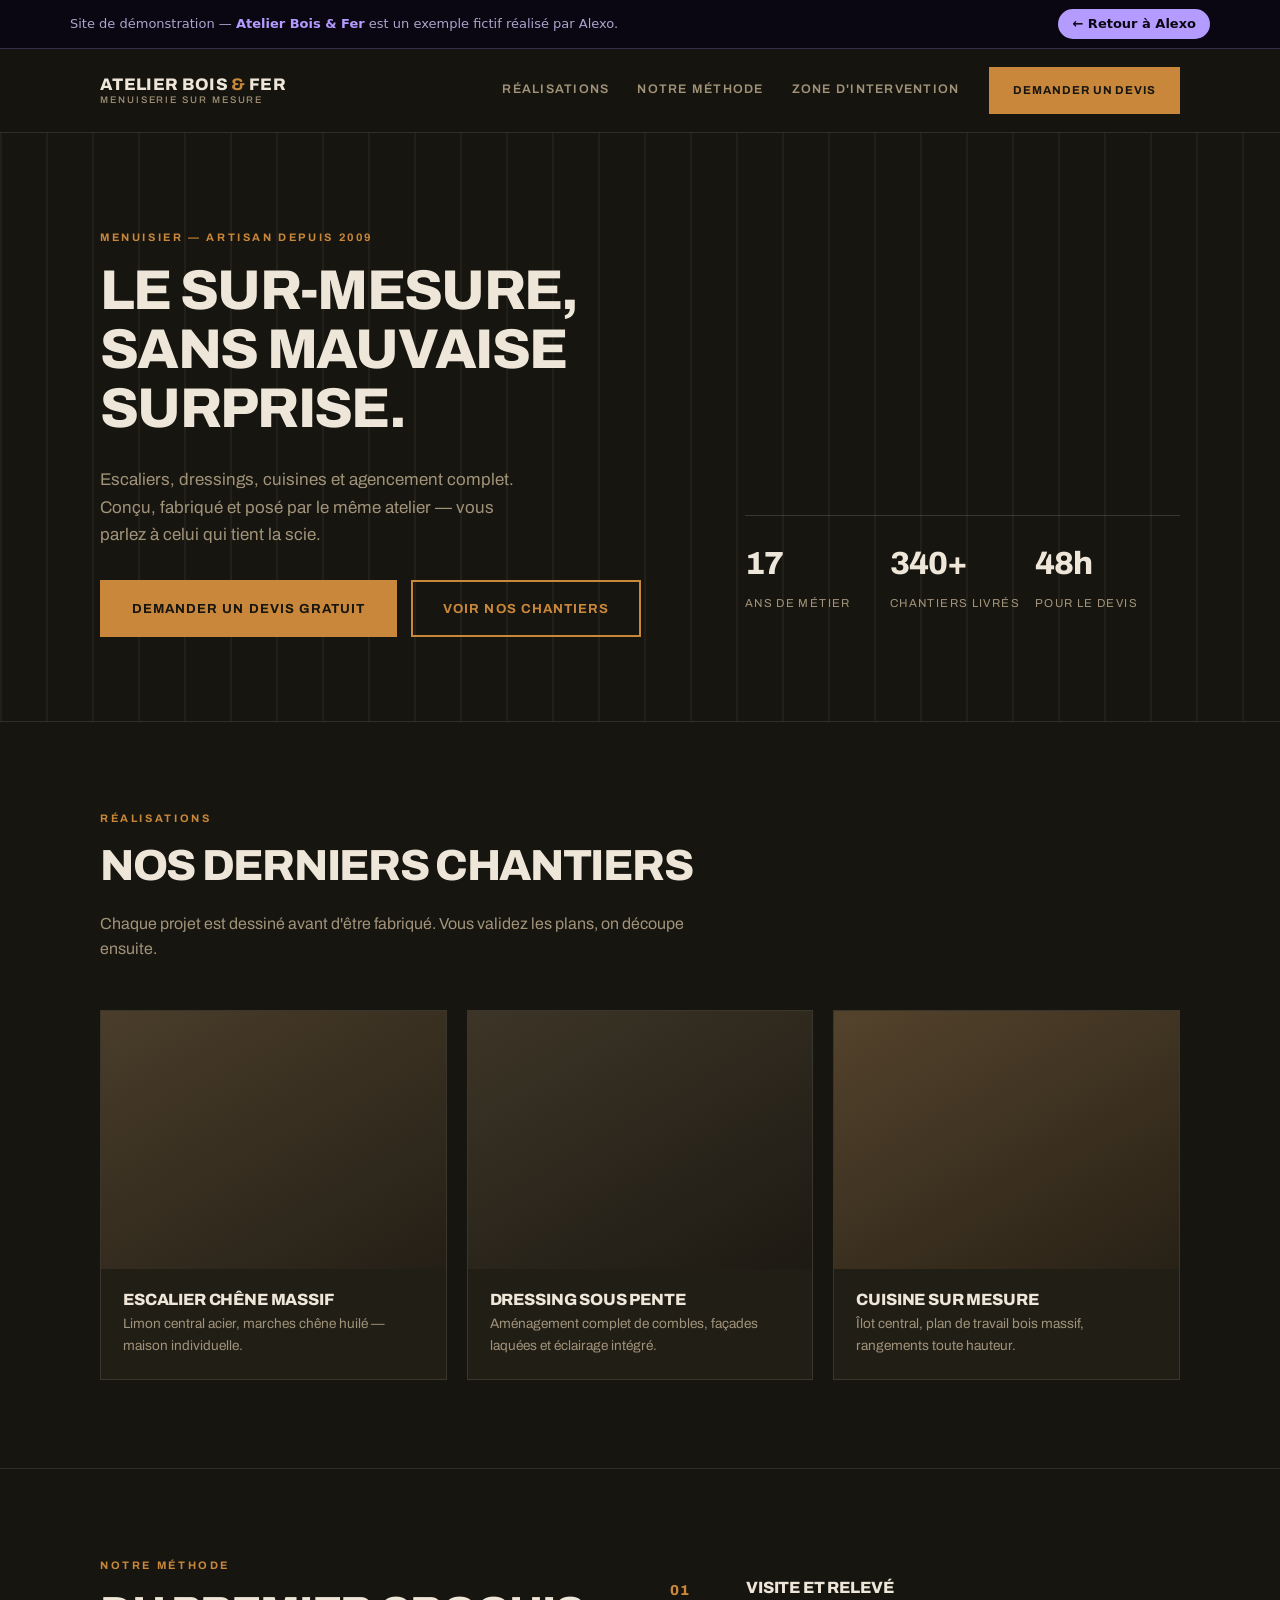
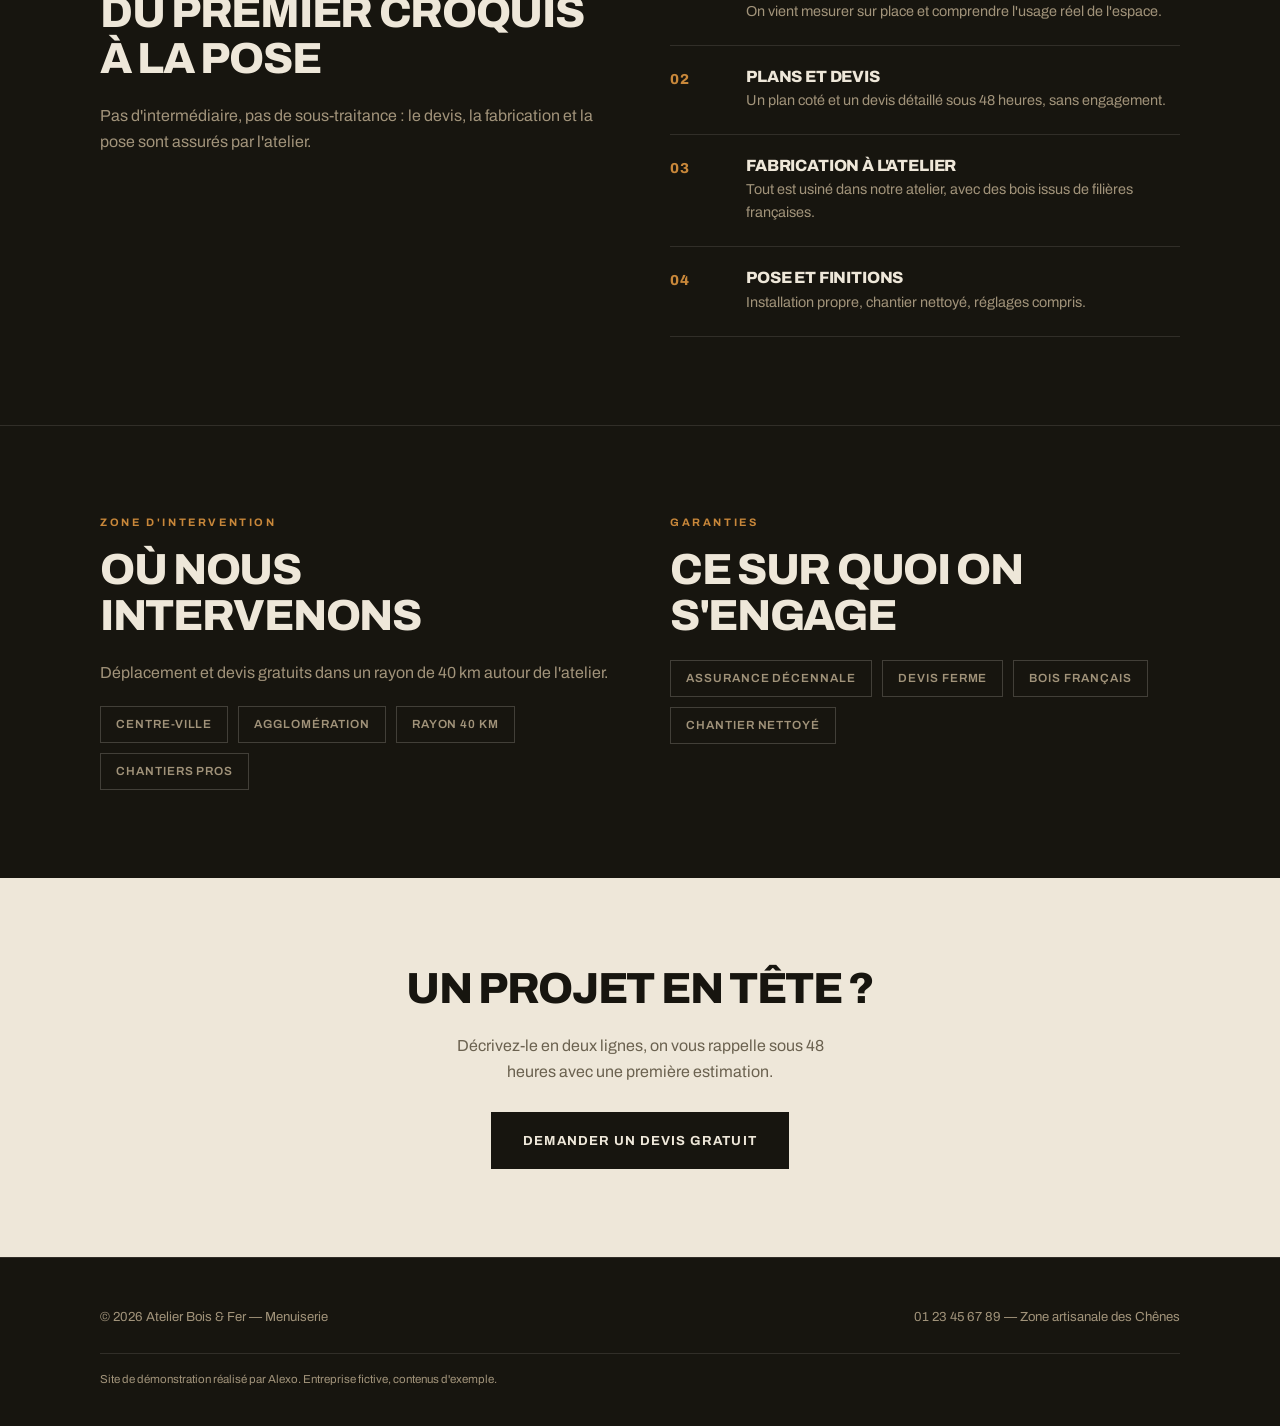
<file: demos/artisan/index.html>
<!doctype html>
<html lang="fr">
<head>
<meta charset="utf-8" />
<title>Atelier Bois & Fer — Menuiserie sur mesure</title>
<meta name="viewport" content="width=device-width, initial-scale=1" />
<meta name="robots" content="noindex" />
<meta name="description" content="Menuiserie sur mesure — escaliers, dressings, cuisines et agencement. Devis gratuit sous 48h." />
<link rel="preconnect" href="https://fonts.googleapis.com">
<link rel="preconnect" href="https://fonts.gstatic.com" crossorigin>
<link href="https://fonts.googleapis.com/css2?family=Archivo:wght@400;500;700;800&display=swap" rel="stylesheet">
<style>
:root{
  --coal:#17150f; --coal-2:#211e16; --cream:#eee7d9; --cream-2:#d9d0bd;
  --sand:#a1937a; --amber:#c8873a; --amber-dark:#a76f2c;
  --sans:"Archivo","Helvetica Neue",Arial,sans-serif;
}
*{box-sizing:border-box}
body{margin:0;background:var(--coal);color:var(--cream);font-family:var(--sans);font-size:16px;line-height:1.6;-webkit-font-smoothing:antialiased}
h1,h2,h3{font-weight:800;line-height:1.05;margin:0 0 .5em;letter-spacing:-.03em;text-transform:uppercase}
h1{font-size:clamp(2.2rem,4.4vw,3.5rem)}
h2{font-size:clamp(1.8rem,3.4vw,2.8rem)}
h3{font-size:1.02rem;letter-spacing:-.01em}
p{margin:0 0 1em;color:var(--sand)}
a{color:inherit;text-decoration:none}
.wrap{max-width:1140px;margin:0 auto;padding:0 30px}
.label{font-size:.68rem;font-weight:700;letter-spacing:.24em;text-transform:uppercase;color:var(--amber);margin:0 0 16px}

.btn{display:inline-flex;align-items:center;gap:9px;padding:16px 30px;font-weight:700;font-size:.82rem;letter-spacing:.08em;text-transform:uppercase;border:2px solid var(--amber);transition:background .25s,color .25s}
.btn-fill{background:var(--amber);color:var(--coal)}
.btn-fill:hover{background:var(--amber-dark);border-color:var(--amber-dark);color:var(--cream)}
.btn-out{color:var(--amber)}
.btn-out:hover{background:var(--amber);color:var(--coal)}

header{position:sticky;top:0;z-index:20;background:rgba(23,21,15,.92);backdrop-filter:blur(8px);border-bottom:1px solid rgba(238,231,217,.12)}
.bar{display:flex;align-items:center;gap:30px;padding:18px 30px}
.logo{font-weight:800;font-size:1.05rem;letter-spacing:.02em;text-transform:uppercase;line-height:1.15}
.logo em{font-style:normal;color:var(--amber)}
.logo small{display:block;font-size:.6rem;font-weight:500;letter-spacing:.2em;color:var(--sand)}
nav{display:flex;gap:28px;margin-left:auto;font-size:.78rem;font-weight:600;letter-spacing:.1em;text-transform:uppercase;color:var(--sand)}
nav a:hover{color:var(--cream)}
.bar .btn{padding:12px 22px;font-size:.72rem}
@media(max-width:900px){nav{display:none}}

.hero{position:relative;padding:96px 0 84px;overflow:hidden}
/* Motif de lames de bois en fond, sans photo */
.hero::before{content:"";position:absolute;inset:0;background:repeating-linear-gradient(90deg,rgba(238,231,217,.05) 0 2px,transparent 2px 46px);pointer-events:none}
.hero-in{position:relative;display:grid;grid-template-columns:1.15fr .85fr;gap:56px;align-items:end}
.hero p.lead{font-size:1.06rem;max-width:42ch}
.hero-cta{display:flex;gap:14px;flex-wrap:wrap;margin-top:32px}
.stats{display:grid;grid-template-columns:repeat(3,1fr);border-top:1px solid rgba(238,231,217,.16)}
.stats div{padding:22px 0}
.stats b{display:block;font-size:2rem;font-weight:800;letter-spacing:-.03em;color:var(--cream)}
.stats span{font-size:.72rem;letter-spacing:.12em;text-transform:uppercase;color:var(--sand)}
@media(max-width:900px){.hero-in{grid-template-columns:1fr;gap:40px}}

section{padding:88px 0;border-top:1px solid rgba(238,231,217,.12)}
.head{max-width:640px;margin-bottom:48px}

/* Galerie de chantiers en aplats de matière */
.works{display:grid;grid-template-columns:repeat(3,1fr);gap:20px}
.work{background:var(--coal-2);border:1px solid rgba(238,231,217,.12);overflow:hidden;transition:border-color .3s}
.work:hover{border-color:var(--amber)}
.work .img{aspect-ratio:4/3;position:relative;overflow:hidden}
.work .img i{position:absolute;background:var(--sand);opacity:.5}
.work.a .img{background:linear-gradient(150deg,#4a3d2a,#241f16)}
.work.b .img{background:linear-gradient(150deg,#3d3527,#1d1a13)}
.work.c .img{background:linear-gradient(150deg,#54432c,#282116)}
.work .meta{padding:22px}
.work .meta h3{margin-bottom:5px}
.work .meta p{margin:0;font-size:.85rem}
@media(max-width:900px){.works{grid-template-columns:1fr}}

.split{display:grid;grid-template-columns:1fr 1fr;gap:60px;align-items:start}
@media(max-width:900px){.split{grid-template-columns:1fr;gap:40px}}
.steps{list-style:none;margin:0;padding:0;counter-reset:s}
.steps li{counter-increment:s;display:grid;grid-template-columns:56px 1fr;gap:20px;padding:22px 0;border-bottom:1px solid rgba(238,231,217,.12)}
.steps li::before{content:counter(s,decimal-leading-zero);font-weight:800;font-size:.9rem;color:var(--amber);letter-spacing:.06em}
.steps h3{margin-bottom:4px}
.steps p{margin:0;font-size:.9rem}

.zone{display:flex;flex-wrap:wrap;gap:10px;margin-top:20px}
.zone span{font-size:.74rem;font-weight:600;letter-spacing:.08em;text-transform:uppercase;border:1px solid rgba(238,231,217,.2);padding:8px 15px;color:var(--sand)}

.cta{background:var(--cream);color:var(--coal);text-align:center;border:none}
.cta h2{color:var(--coal)}
.cta p{color:#6b6250;max-width:46ch;margin:0 auto 28px}
.cta .btn-fill{border-color:var(--coal);background:var(--coal);color:var(--cream)}
.cta .btn-fill:hover{background:var(--amber);border-color:var(--amber);color:var(--coal)}

footer.site{padding:48px 0 26px;border-top:1px solid rgba(238,231,217,.12);font-size:.82rem;color:var(--sand)}
.foot{display:flex;justify-content:space-between;gap:24px;flex-wrap:wrap}
.demo-note{margin-top:26px;padding-top:16px;border-top:1px solid rgba(238,231,217,.12);font-size:.72rem}
</style>
</head>
<body>

<!-- Bandeau de retour Alexo — ajouté pour que le visiteur ne soit jamais
     bloqué dans une démonstration. Sert aussi à indiquer clairement qu'il
     s'agit d'un site d'exemple et non d'un vrai cabinet. -->
<div style="position:sticky;top:0;z-index:9999;background:#0a0713;color:#ece9f7;
            font:400 13px/1.4 system-ui,-apple-system,'Segoe UI',Roboto,sans-serif;
            border-bottom:1px solid rgba(180,155,255,.25)">
  <div style="max-width:1180px;margin:0 auto;padding:9px 20px;display:flex;
              flex-wrap:wrap;gap:8px 16px;align-items:center;justify-content:space-between">
    <span style="color:#ada4cc">Site de démonstration — <strong style="color:#b49bff;font-weight:600">Atelier Bois & Fer</strong> est un exemple fictif réalisé par Alexo.</span>
    <a href="https://alexowebdesign.com/#realisations"
       style="color:#0a0713;background:#b49bff;text-decoration:none;
              padding:6px 14px;border-radius:999px;font-weight:600;white-space:nowrap">&#8592; Retour à Alexo</a>
  </div>
</div>


<header id="top">
  <div class="wrap bar">
    <a class="logo" href="#top">Atelier Bois <em>&amp;</em> Fer<small>Menuiserie sur mesure</small></a>
    <nav>
      <a href="#realisations">Réalisations</a>
      <a href="#methode">Notre méthode</a>
      <a href="#zone">Zone d'intervention</a>
    </nav>
    <a class="btn btn-fill" href="#devis">Demander un devis</a>
  </div>
</header>

<div class="hero">
  <div class="wrap hero-in">
    <div>
      <p class="label">Menuisier — Artisan depuis 2009</p>
      <h1>Le sur-mesure,<br />sans mauvaise surprise.</h1>
      <p class="lead">Escaliers, dressings, cuisines et agencement complet. Conçu, fabriqué et posé par le même atelier — vous parlez à celui qui tient la scie.</p>
      <div class="hero-cta">
        <a class="btn btn-fill" href="#devis">Demander un devis gratuit</a>
        <a class="btn btn-out" href="#realisations">Voir nos chantiers</a>
      </div>
    </div>
    <div class="stats">
      <div><b>17</b><span>ans de métier</span></div>
      <div><b>340+</b><span>chantiers livrés</span></div>
      <div><b>48h</b><span>pour le devis</span></div>
    </div>
  </div>
</div>

<section id="realisations">
  <div class="wrap">
    <div class="head">
      <p class="label">Réalisations</p>
      <h2>Nos derniers chantiers</h2>
      <p>Chaque projet est dessiné avant d'être fabriqué. Vous validez les plans, on découpe ensuite.</p>
    </div>
    <div class="works">
      <article class="work a"><div class="img"></div><div class="meta"><h3>Escalier chêne massif</h3><p>Limon central acier, marches chêne huilé — maison individuelle.</p></div></article>
      <article class="work b"><div class="img"></div><div class="meta"><h3>Dressing sous pente</h3><p>Aménagement complet de combles, façades laquées et éclairage intégré.</p></div></article>
      <article class="work c"><div class="img"></div><div class="meta"><h3>Cuisine sur mesure</h3><p>Îlot central, plan de travail bois massif, rangements toute hauteur.</p></div></article>
    </div>
  </div>
</section>

<section id="methode">
  <div class="wrap split">
    <div>
      <p class="label">Notre méthode</p>
      <h2>Du premier croquis à la pose</h2>
      <p>Pas d'intermédiaire, pas de sous-traitance : le devis, la fabrication et la pose sont assurés par l'atelier.</p>
    </div>
    <ol class="steps">
      <li><div><h3>Visite et relevé</h3><p>On vient mesurer sur place et comprendre l'usage réel de l'espace.</p></div></li>
      <li><div><h3>Plans et devis</h3><p>Un plan coté et un devis détaillé sous 48 heures, sans engagement.</p></div></li>
      <li><div><h3>Fabrication à l'atelier</h3><p>Tout est usiné dans notre atelier, avec des bois issus de filières françaises.</p></div></li>
      <li><div><h3>Pose et finitions</h3><p>Installation propre, chantier nettoyé, réglages compris.</p></div></li>
    </ol>
  </div>
</section>

<section id="zone">
  <div class="wrap split">
    <div>
      <p class="label">Zone d'intervention</p>
      <h2>Où nous intervenons</h2>
      <p>Déplacement et devis gratuits dans un rayon de 40 km autour de l'atelier.</p>
      <div class="zone">
        <span>Centre-ville</span><span>Agglomération</span><span>Rayon 40 km</span><span>Chantiers pros</span>
      </div>
    </div>
    <div>
      <p class="label">Garanties</p>
      <h2>Ce sur quoi on s'engage</h2>
      <div class="zone">
        <span>Assurance décennale</span><span>Devis ferme</span><span>Bois français</span><span>Chantier nettoyé</span>
      </div>
    </div>
  </div>
</section>

<section class="cta" id="devis">
  <div class="wrap">
    <h2>Un projet en tête ?</h2>
    <p>Décrivez-le en deux lignes, on vous rappelle sous 48 heures avec une première estimation.</p>
    <a class="btn btn-fill" href="#devis">Demander un devis gratuit</a>
  </div>
</section>

<footer class="site">
  <div class="wrap">
    <div class="foot">
      <span>© 2026 Atelier Bois &amp; Fer — Menuiserie</span>
      <span>01 23 45 67 89 — Zone artisanale des Chênes</span>
    </div>
    <p class="demo-note">Site de démonstration réalisé par Alexo. Entreprise fictive, contenus d'exemple.</p>
  </div>
</footer>

</body>
</html>
</file>
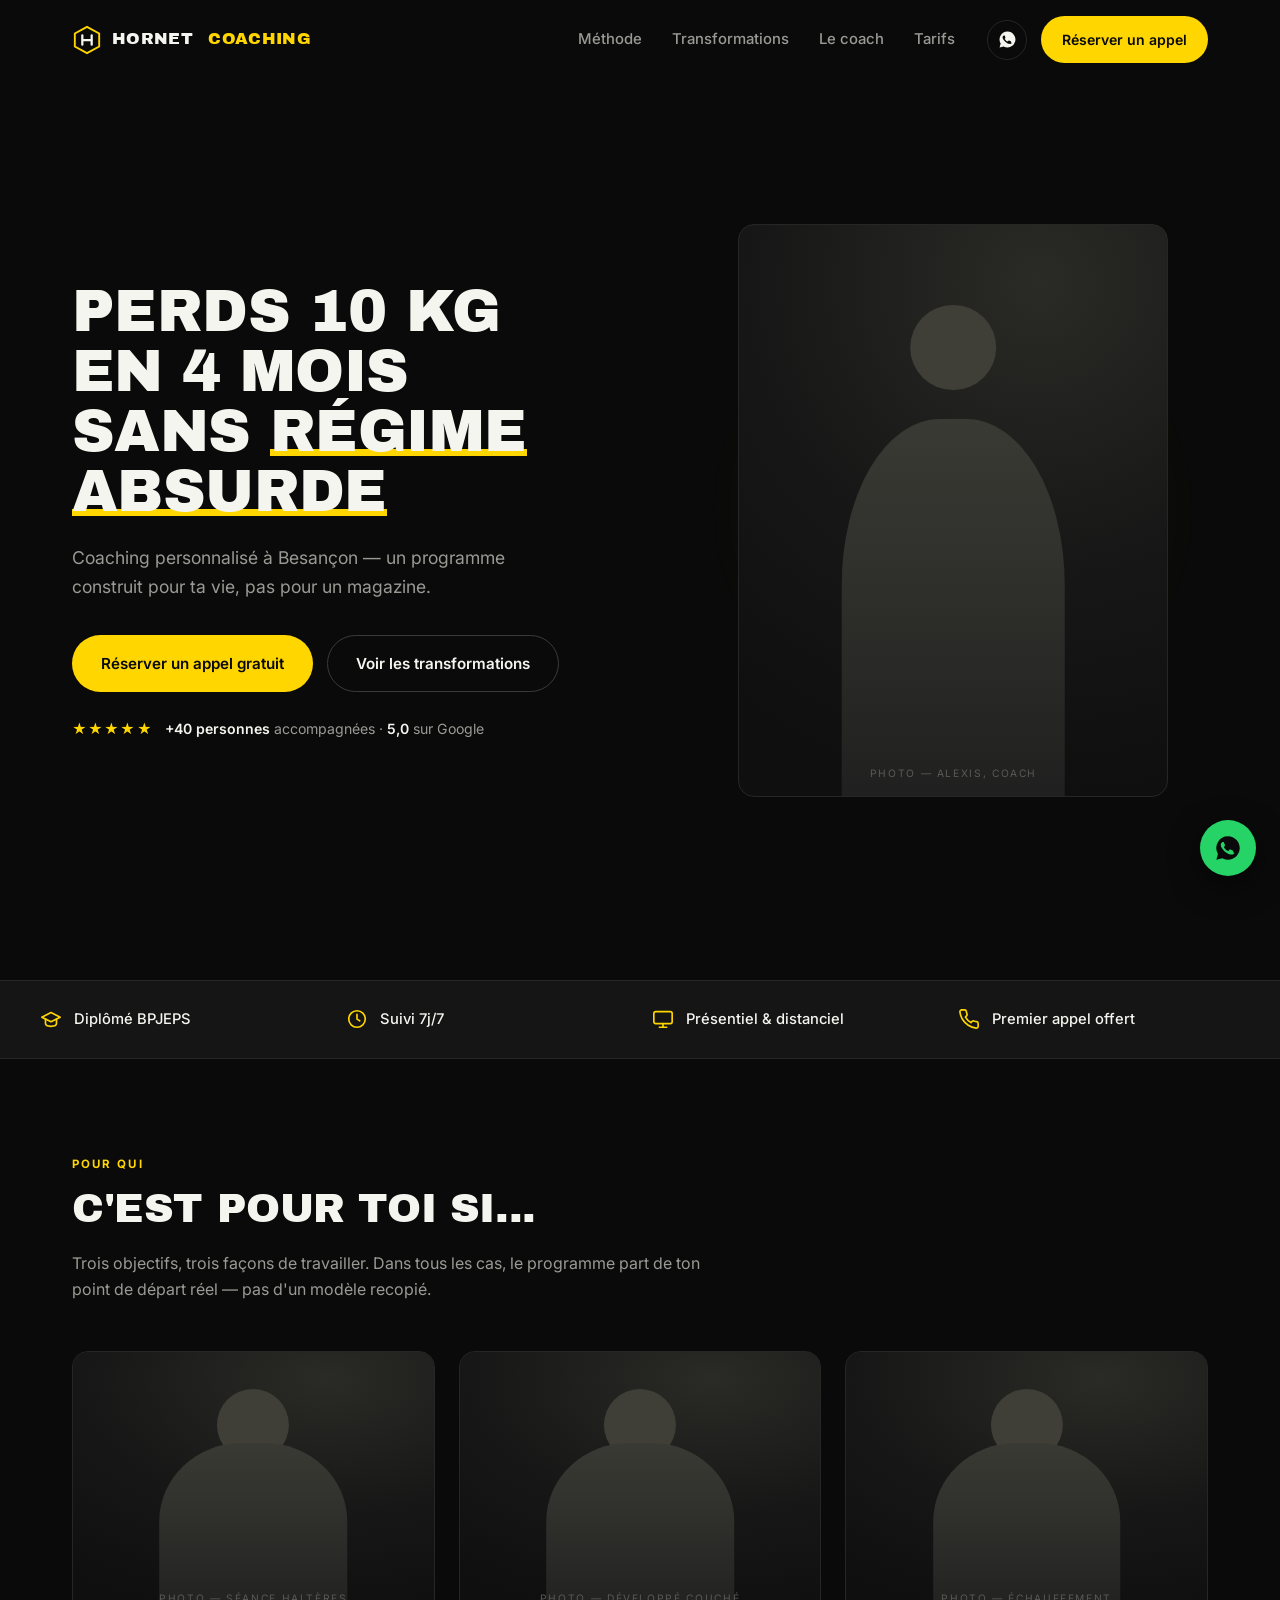
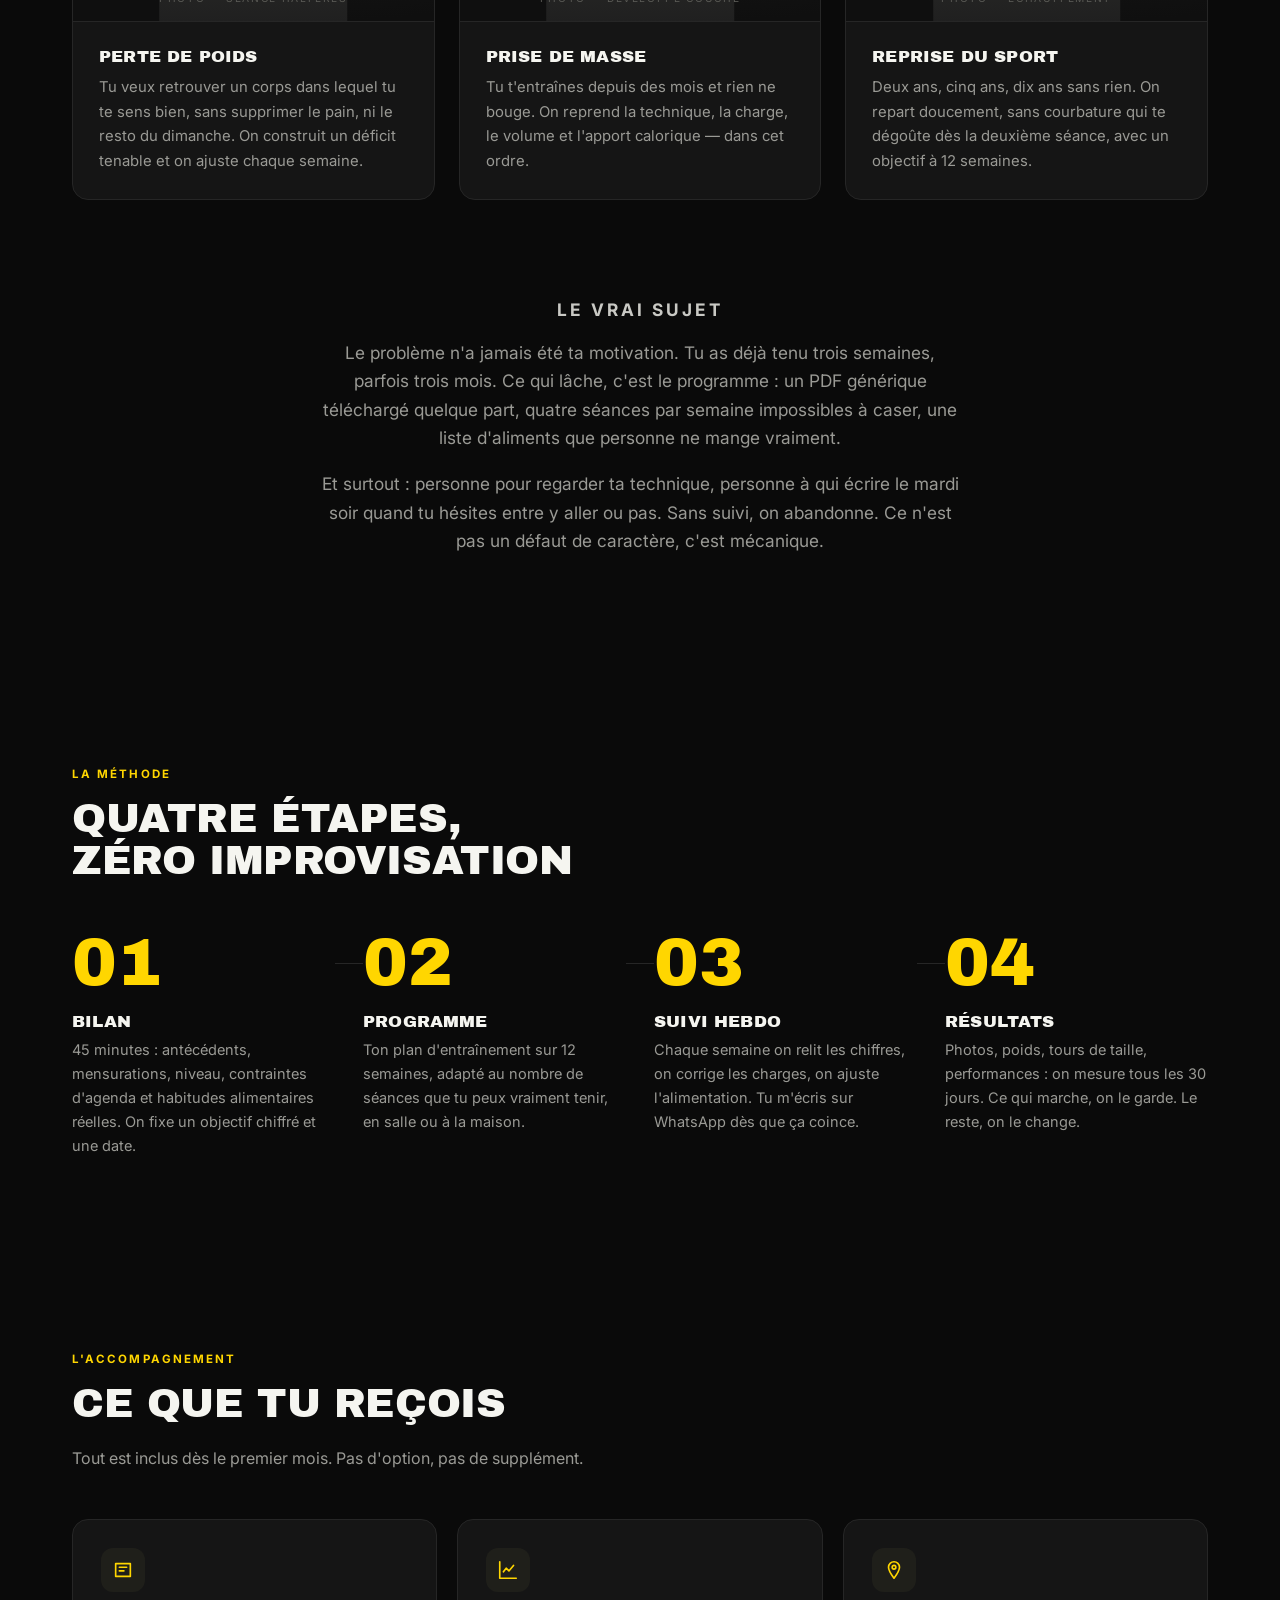
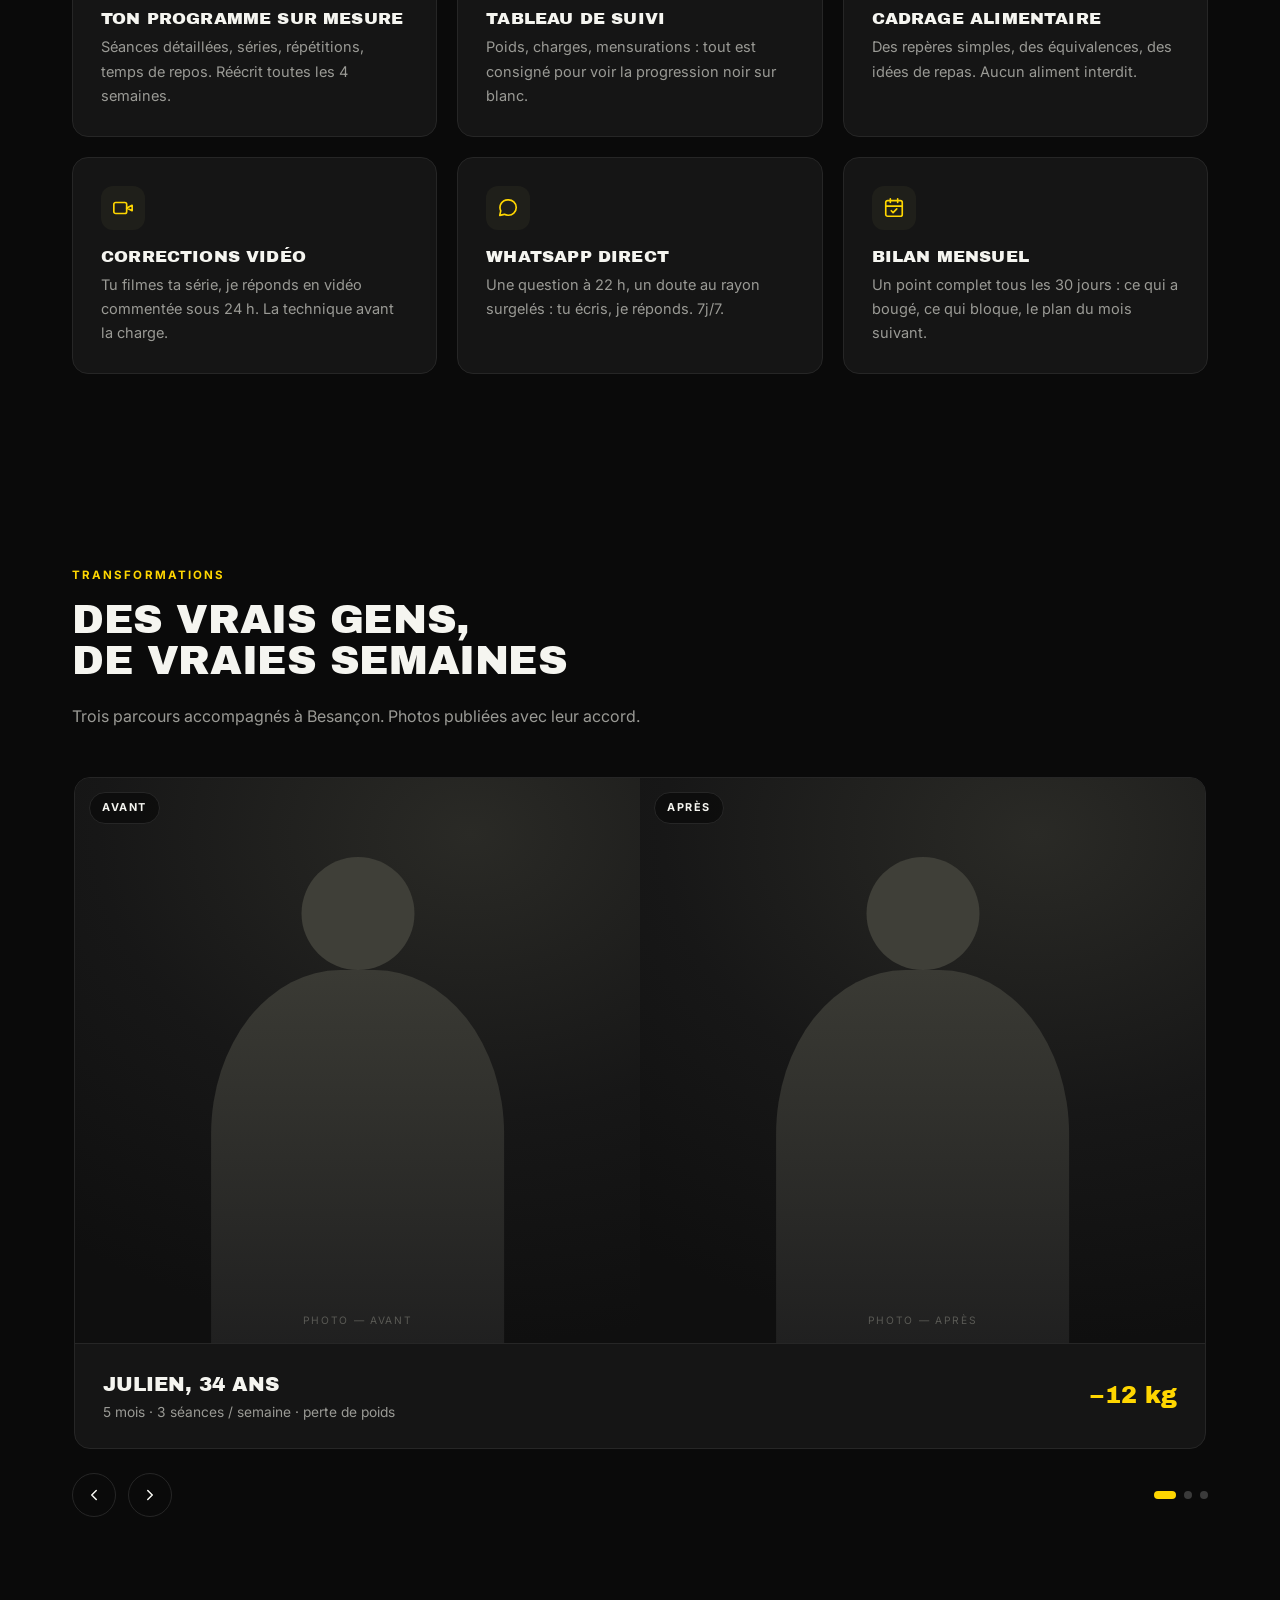
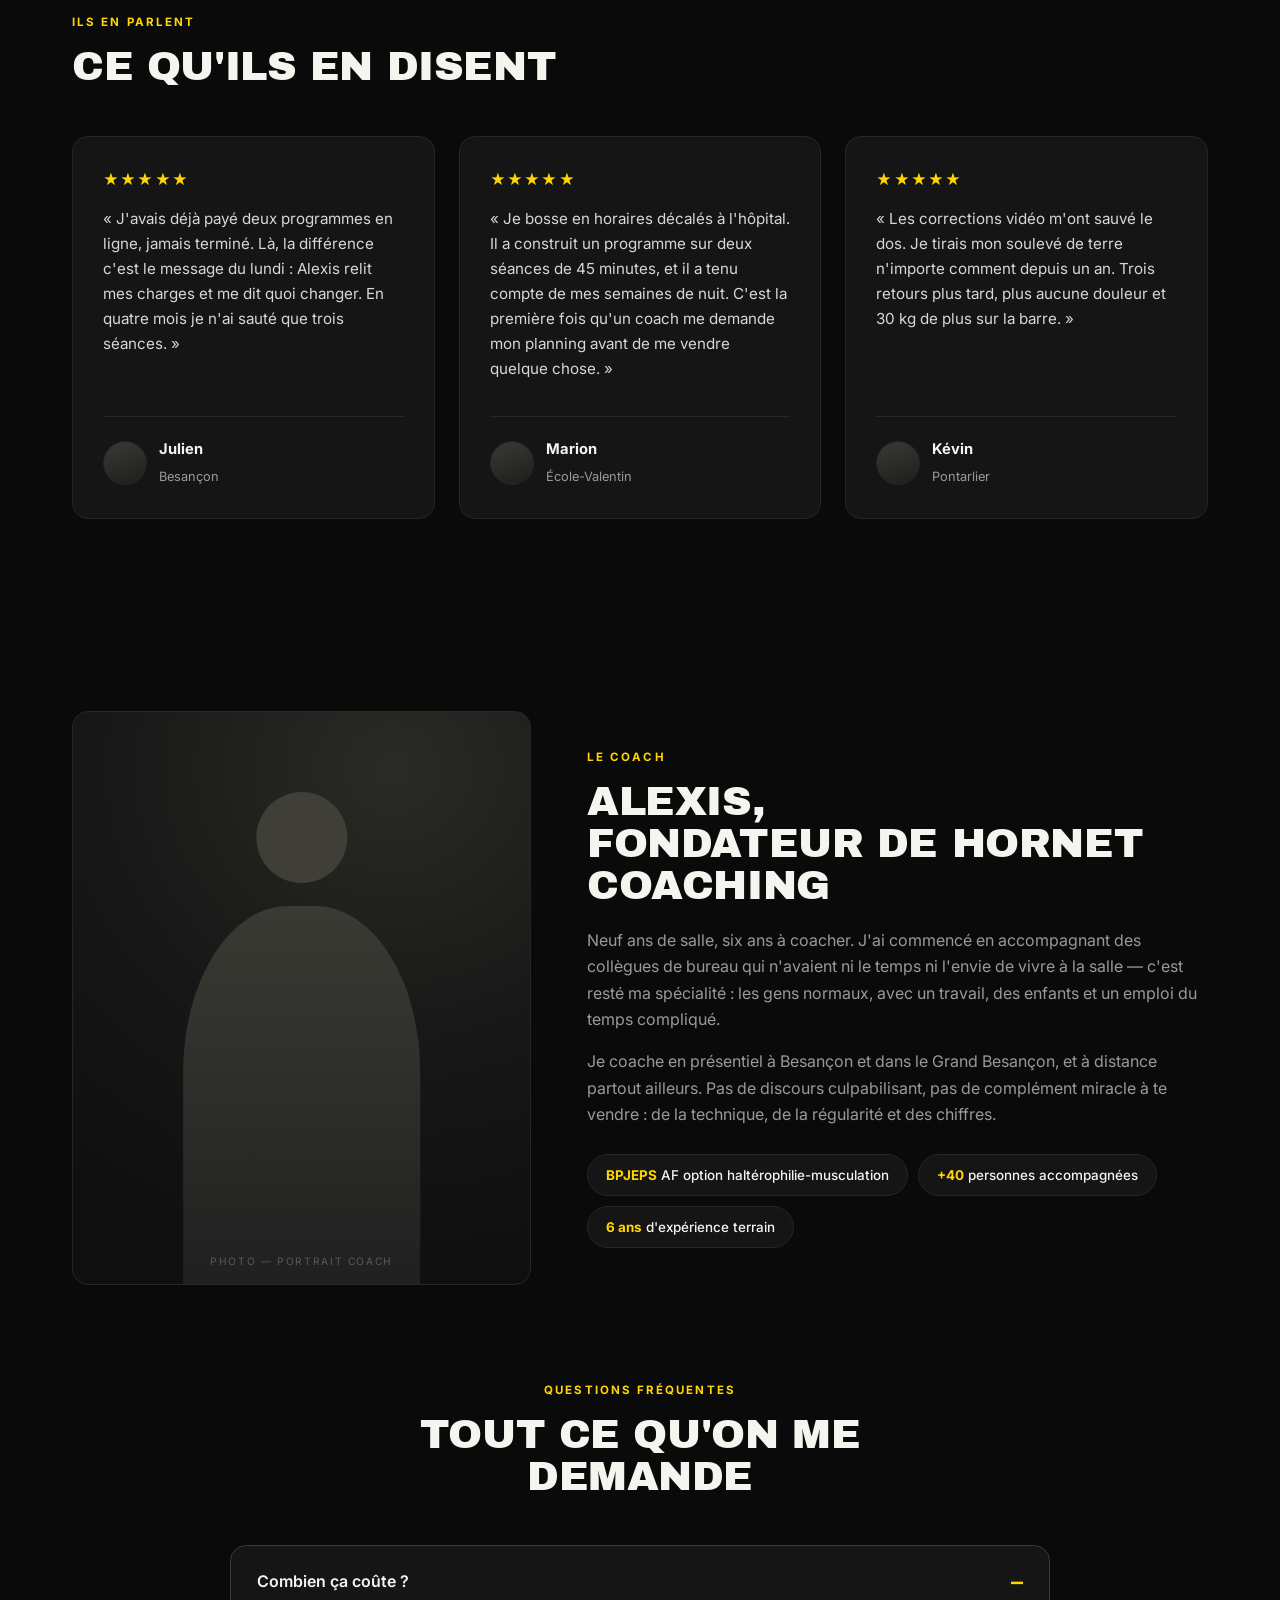
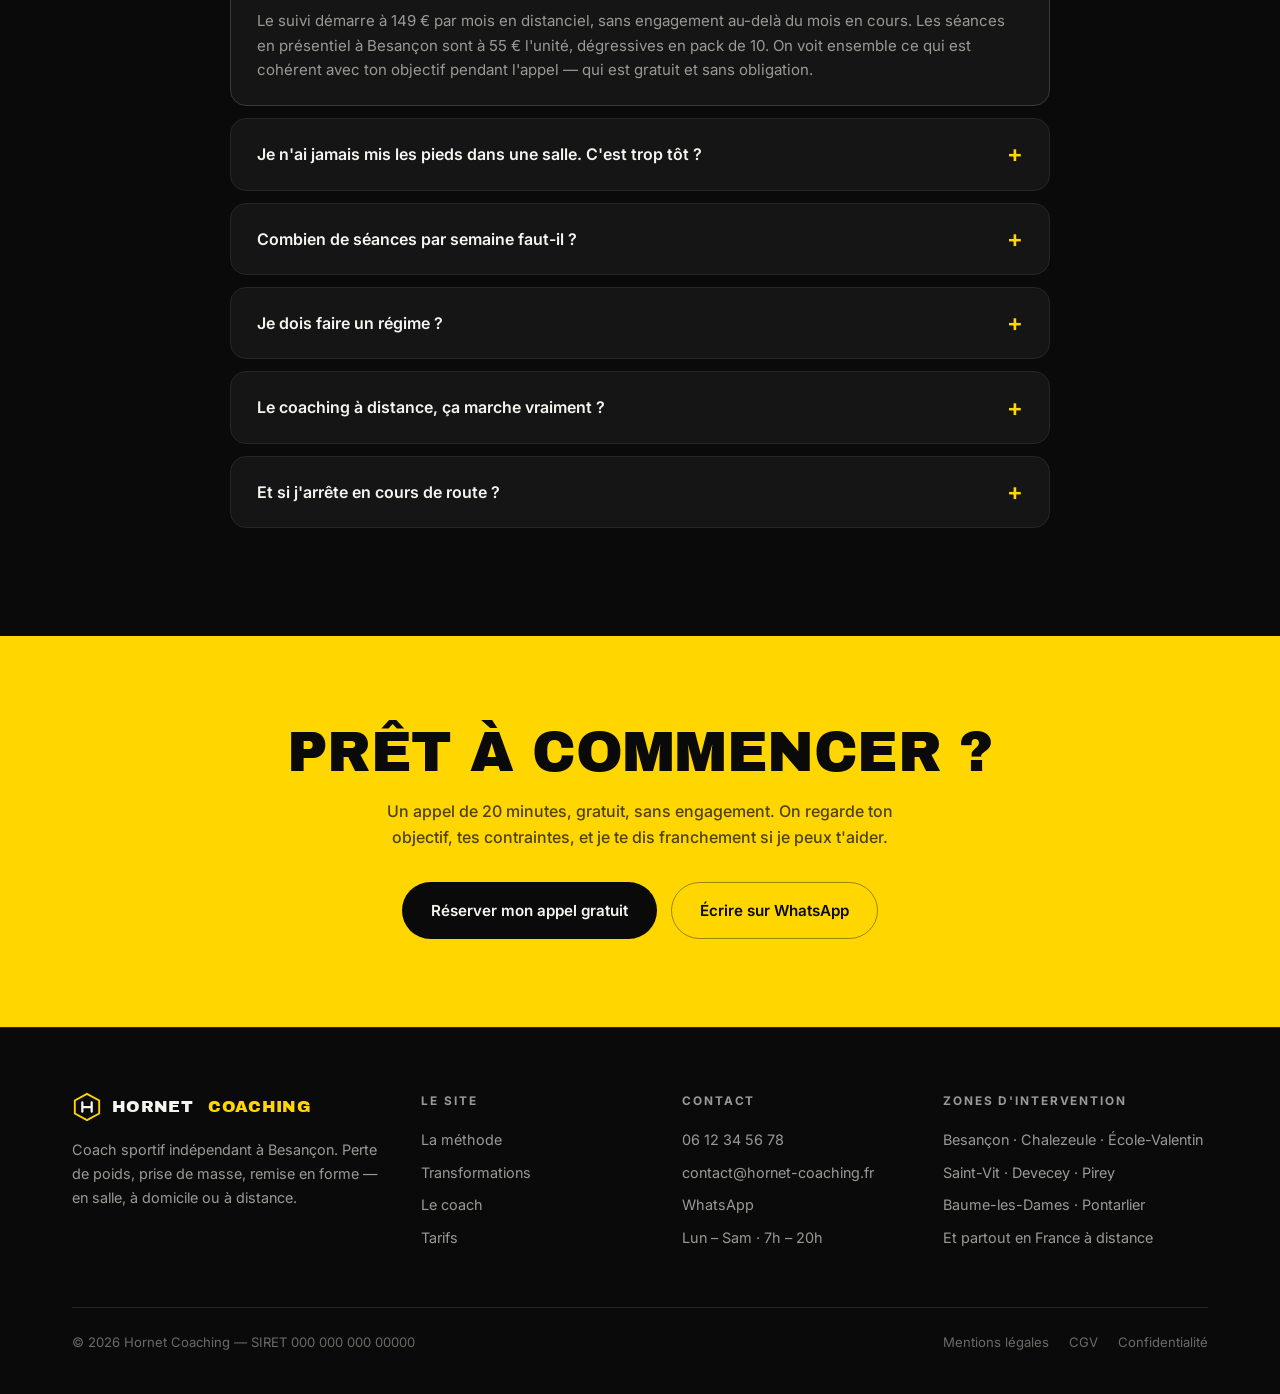
<file: demos/coach-sportif/index.html>
<!doctype html>
<html lang="fr">
<head>
<meta charset="utf-8" />
<title>Hornet Coaching — Coach sportif à Besançon</title>
<meta name="viewport" content="width=device-width, initial-scale=1" />
<meta name="robots" content="noindex" />
<meta name="description" content="Coaching sportif personnalisé à Besançon. Perte de poids, prise de masse, reprise du sport. Suivi 7j/7, présentiel et distanciel. Premier appel offert." />
<meta name="theme-color" content="#0A0A0A" />
<link rel="preconnect" href="https://fonts.googleapis.com">
<link rel="preconnect" href="https://fonts.gstatic.com" crossorigin>
<link href="https://fonts.googleapis.com/css2?family=Archivo+Black&family=Inter:wght@400;500;600;700&display=swap" rel="stylesheet">
<style>
:root{
  --bg:#0A0A0A; --card:#151515; --card-2:#1c1c1c;
  --ink:#F5F5F0; --ink-soft:#9a9a95; --line:#262626;
  --hornet:#FFD600;
  --display:"Archivo Black","Arial Black",Impact,sans-serif;
  --sans:"Inter","Helvetica Neue",Arial,sans-serif;
  --r:16px;
}
*{box-sizing:border-box}
html{scroll-behavior:smooth}
body{margin:0;background:var(--bg);color:var(--ink);font-family:var(--sans);font-size:16px;line-height:1.65;-webkit-font-smoothing:antialiased;overflow-x:hidden}
h1,h2,h3,.display{font-family:var(--display);font-weight:400;text-transform:uppercase;line-height:1.02;letter-spacing:-.01em;margin:0 0 .5em}
h1{font-size:clamp(2.3rem,4.6vw,4.1rem)}
h2{font-size:clamp(1.8rem,3.2vw,2.9rem)}
h3{font-size:1.05rem;letter-spacing:.01em}
p{margin:0 0 1em;color:var(--ink-soft)}
a{color:inherit;text-decoration:none}
img{max-width:100%;display:block}
.wrap{max-width:1200px;margin:0 auto;padding:0 32px}
.label{font-family:var(--sans);font-size:.72rem;font-weight:700;letter-spacing:.18em;text-transform:uppercase;color:var(--hornet);margin:0 0 14px}
.u{background-image:linear-gradient(var(--hornet),var(--hornet));background-repeat:no-repeat;background-size:100% .12em;background-position:0 88%}
.acc{color:var(--hornet)}

/* ---------- boutons ---------- */
.btn{display:inline-flex;align-items:center;justify-content:center;gap:9px;padding:15px 28px;border-radius:999px;font-weight:600;font-size:.95rem;border:1px solid transparent;cursor:pointer;transition:transform .18s,background .22s,color .22s,border-color .22s;font-family:var(--sans)}
.btn:hover{transform:translateY(-2px)}
.btn-yellow{background:var(--hornet);color:#0A0A0A}
.btn-yellow:hover{background:#ffe14d}
.btn-ghost{border-color:#3a3a3a;color:var(--ink)}
.btn-ghost:hover{border-color:var(--ink)}
.btn-dark{background:#0A0A0A;color:var(--ink)}
.btn-sm{padding:11px 20px;font-size:.88rem}

/* ---------- photos (blocs de remplacement) ---------- */
.ph{position:relative;overflow:hidden;background:
  radial-gradient(120% 90% at 70% 10%,#2a2a26 0%,#171717 55%,#0f0f0f 100%);
  border:1px solid var(--line)}
.ph::after{content:attr(data-ph);position:absolute;left:0;right:0;bottom:14px;text-align:center;
  font-size:.64rem;letter-spacing:.16em;text-transform:uppercase;color:#5a5a55}
.ph .body{position:absolute;left:50%;bottom:0;width:52%;height:66%;transform:translateX(-50%);
  background:linear-gradient(180deg,#3a3a34,#202020);border-radius:44% 44% 0 0}
.ph .head{position:absolute;left:50%;top:14%;width:20%;aspect-ratio:1;transform:translateX(-50%);
  background:#3f3f38;border-radius:50%}

/* ---------- header ---------- */
header{position:sticky;top:0;z-index:60;background:transparent;transition:background .3s,border-color .3s;border-bottom:1px solid transparent}
header.stuck{background:rgba(10,10,10,.86);backdrop-filter:blur(14px);border-bottom-color:var(--line)}
.bar{display:flex;align-items:center;gap:32px;padding:16px 32px;max-width:1200px;margin:0 auto}
.logo{display:flex;align-items:center;gap:10px;font-family:var(--display);font-size:1.02rem;text-transform:uppercase;letter-spacing:.02em}
.logo .mark{width:30px;height:30px;flex:0 0 30px}
nav.main{display:flex;gap:30px;margin-left:auto;font-size:.93rem;font-weight:500}
nav.main a{color:var(--ink-soft);transition:color .2s}
nav.main a:hover{color:var(--ink)}
.head-actions{display:flex;align-items:center;gap:14px}
.icon-btn{width:40px;height:40px;border-radius:50%;border:1px solid var(--line);display:grid;place-items:center;transition:border-color .2s,background .2s}
.icon-btn:hover{border-color:var(--hornet);background:#141400}
@media(max-width:980px){nav.main{display:none}.head-actions .btn{display:none}.bar{gap:16px}.head-actions{margin-left:auto}}

/* ---------- hero ---------- */
.hero{min-height:100vh;display:flex;align-items:center;padding:40px 0 80px;position:relative}
.hero-in{display:grid;grid-template-columns:1.05fr .95fr;gap:64px;align-items:center;width:100%}
.hero h1{margin-bottom:22px}
.hero .lead{font-size:1.1rem;max-width:46ch}
.hero-cta{display:flex;gap:14px;flex-wrap:wrap;margin:34px 0 26px}
.proof{display:flex;align-items:baseline;gap:12px;font-size:.88rem;color:var(--ink-soft);line-height:1.5}
.proof .stars{flex:0 0 auto}
.proof b{color:var(--ink);font-weight:600}
.stars{color:var(--hornet);letter-spacing:.08em}
.hero-media{position:relative;display:grid;place-items:center}
.hero-media .halo{position:absolute;width:86%;aspect-ratio:1;border-radius:50%;
  background:radial-gradient(circle,rgba(255,214,0,.34) 0%,rgba(255,214,0,.12) 42%,transparent 68%);filter:blur(26px)}
.hero-media .ph{position:relative;width:100%;max-width:430px;aspect-ratio:3/4;border-radius:var(--r)}
@media(max-width:980px){
  .hero{min-height:auto;padding:24px 0 64px}
  .hero-in{grid-template-columns:1fr;gap:40px}
  .hero-media .ph{max-width:330px;margin:0 auto}
}

/* ---------- bandeau ---------- */
.strip{background:var(--card);border-top:1px solid var(--line);border-bottom:1px solid var(--line)}
.strip-in{display:grid;grid-template-columns:repeat(4,1fr);gap:24px;padding:26px 0}
.strip-item{display:flex;align-items:center;gap:12px;font-size:.92rem;font-weight:500}
.strip-item svg{flex:0 0 22px;color:var(--hornet)}
@media(max-width:980px){.strip-in{grid-template-columns:1fr 1fr;gap:18px;padding:22px 0}.strip-item{font-size:.85rem}}
@media(max-width:430px){.strip-in{grid-template-columns:1fr}}

section{padding:96px 0;scroll-margin-top:80px}
.sec-head{max-width:640px;margin-bottom:48px}
.sec-head.center{margin-left:auto;margin-right:auto;text-align:center}
@media(max-width:980px){section{padding:64px 0}}

/* ---------- cartes cibles ---------- */
.targets{display:grid;grid-template-columns:repeat(3,1fr);gap:24px}
.tcard{background:var(--card);border:1px solid var(--line);border-radius:var(--r);overflow:hidden;transition:transform .25s,border-color .25s}
.tcard:hover{transform:translateY(-4px);border-color:#3a3a3a}
.tcard .ph{aspect-ratio:4/3;border:0;border-bottom:1px solid var(--line)}
.tcard .in{padding:26px}
.tcard p{margin:0;font-size:.93rem}
.tcard h3{margin-bottom:10px}
@media(max-width:980px){.targets{grid-template-columns:1fr}}

/* ---------- problème ---------- */
.problem{max-width:640px;margin:0 auto;text-align:center}
.problem p{font-size:1.08rem;color:#c9c9c4}
.problem p+p{color:var(--ink-soft)}

/* ---------- méthode ---------- */
.steps{display:grid;grid-template-columns:repeat(4,1fr);gap:28px;position:relative}
.steps::before{content:"";position:absolute;top:34px;left:6%;right:6%;height:1px;background:var(--line)}
.step{position:relative}
.step .n{font-family:var(--display);font-size:4.2rem;line-height:1;color:var(--hornet);display:block;margin-bottom:16px;position:relative;background:var(--bg);padding-right:14px}
.step h3{margin-bottom:8px}
.step p{margin:0;font-size:.91rem}
@media(max-width:980px){.steps{grid-template-columns:1fr 1fr;gap:32px 24px}.steps::before{display:none}.step .n{font-size:3.2rem}}
@media(max-width:430px){.steps{grid-template-columns:1fr}}

/* ---------- ce que tu reçois ---------- */
.grid6{display:grid;grid-template-columns:repeat(3,1fr);gap:20px}
.gcard{background:var(--card);border:1px solid var(--line);border-radius:var(--r);padding:28px}
.gcard .ico{width:44px;height:44px;border-radius:12px;background:#1f1f1a;display:grid;place-items:center;margin-bottom:18px;color:var(--hornet)}
.gcard h3{margin-bottom:8px}
.gcard p{margin:0;font-size:.91rem}
@media(max-width:980px){.grid6{grid-template-columns:1fr}}

/* ---------- carrousel ---------- */
.carousel{position:relative;overflow:hidden;border-radius:var(--r)}
.track{display:flex;transition:transform .5s cubic-bezier(.4,0,.2,1)}
.slide{min-width:100%;padding:0 2px}
.ba{background:var(--card);border:1px solid var(--line);border-radius:var(--r);overflow:hidden;display:grid;grid-template-columns:1fr 1fr}
.ba .shot{position:relative}
.ba .shot .ph{aspect-ratio:1;border:0;height:100%}
.ba .tag{position:absolute;z-index:2;top:14px;left:14px;font-size:.68rem;font-weight:700;letter-spacing:.14em;text-transform:uppercase;
  background:rgba(10,10,10,.75);border:1px solid var(--line);padding:6px 12px;border-radius:999px}
.ba .shot:last-child .tag{border-color:var(--hornet);color:var(--hornet)}
.ba-info{grid-column:1/-1;display:flex;flex-wrap:wrap;align-items:center;gap:14px 30px;padding:24px 28px;border-top:1px solid var(--line)}
.ba-info .who{font-family:var(--display);font-size:1.25rem;text-transform:uppercase}
.ba-info .meta{font-size:.86rem;color:var(--ink-soft)}
.ba-info .res{margin-left:auto;font-family:var(--display);font-size:1.5rem;color:var(--hornet)}
.car-nav{display:flex;align-items:center;gap:12px;margin-top:24px}
.car-nav .dots{display:flex;gap:8px;margin-left:auto}
.dot{width:8px;height:8px;border-radius:50%;background:#3a3a3a;border:0;padding:0;cursor:pointer;transition:background .2s,width .2s}
.dot.on{background:var(--hornet);width:22px;border-radius:4px}
.arrow{width:44px;height:44px;border-radius:50%;border:1px solid var(--line);background:transparent;color:var(--ink);cursor:pointer;display:grid;place-items:center;transition:border-color .2s}
.arrow:hover{border-color:var(--hornet)}
@media(max-width:700px){.ba{grid-template-columns:1fr 1fr}.ba-info .res{margin-left:0;width:100%}}

/* ---------- témoignages ---------- */
.quotes{display:grid;grid-template-columns:repeat(3,1fr);gap:24px}
.quote{background:var(--card);border:1px solid var(--line);border-radius:var(--r);padding:30px;display:flex;flex-direction:column}
.quote .stars{margin-bottom:14px;font-size:.95rem}
.quote p{color:#d8d8d3;font-size:.95rem;flex:1}
.quote footer{display:flex;align-items:center;gap:12px;margin-top:20px;padding-top:20px;border-top:1px solid var(--line)}
.avatar{width:44px;height:44px;border-radius:50%;flex:0 0 44px;background:linear-gradient(160deg,#3a3a34,#1d1d1d);border:1px solid var(--line)}
.quote footer b{display:block;font-size:.92rem}
.quote footer span{font-size:.8rem;color:var(--ink-soft)}
@media(max-width:980px){.quotes{grid-template-columns:1fr}}

/* ---------- coach ---------- */
.coach{display:grid;grid-template-columns:.85fr 1.15fr;gap:56px;align-items:center}
.coach .ph{aspect-ratio:4/5;border-radius:var(--r)}
.badges{display:flex;flex-wrap:wrap;gap:10px;margin-top:26px}
.badge{border:1px solid var(--line);background:var(--card);border-radius:999px;padding:9px 18px;font-size:.84rem;font-weight:500}
.badge b{color:var(--hornet);font-weight:700}
@media(max-width:980px){.coach{grid-template-columns:1fr;gap:36px}.coach .ph{max-width:340px}}

/* ---------- faq ---------- */
.faq{max-width:820px;margin:0 auto}
details{background:var(--card);border:1px solid var(--line);border-radius:var(--r);padding:22px 26px;margin-bottom:12px}
details[open]{border-color:#3a3a3a}
summary{list-style:none;cursor:pointer;display:flex;align-items:center;gap:18px;font-weight:600;font-size:1rem}
summary::-webkit-details-marker{display:none}
summary::after{content:"+";margin-left:auto;font-size:1.5rem;line-height:1;color:var(--hornet);transition:transform .2s}
details[open] summary::after{content:"–"}
details p{margin:14px 0 0;font-size:.94rem}

/* ---------- cta jaune ---------- */
.cta-band{background:var(--hornet);color:#0A0A0A;text-align:center;padding:88px 0}
.cta-band h2{color:#0A0A0A;font-size:clamp(2rem,4.4vw,3.6rem);margin-bottom:16px}
.cta-band p{color:rgba(10,10,10,.72);max-width:52ch;margin:0 auto 32px;font-weight:500}
.cta-band .btn-dark:hover{background:#1c1c1c}
.cta-band .row{display:flex;gap:14px;justify-content:center;flex-wrap:wrap}
.cta-band .btn-out{border-color:rgba(10,10,10,.4);color:#0A0A0A}
.cta-band .btn-out:hover{border-color:#0A0A0A}

/* ---------- footer ---------- */
footer.site{background:var(--bg);border-top:1px solid var(--line);padding:64px 0 40px}
.f-grid{display:grid;grid-template-columns:1.4fr 1fr 1fr 1.2fr;gap:40px}
.f-grid h4{font-size:.74rem;letter-spacing:.16em;text-transform:uppercase;color:var(--ink-soft);margin:0 0 16px;font-weight:700}
.f-grid ul{list-style:none;margin:0;padding:0;font-size:.9rem}
.f-grid li{margin-bottom:9px;color:var(--ink-soft)}
.f-grid a:hover{color:var(--hornet)}
.f-about p{font-size:.9rem;margin-top:16px;max-width:34ch}
.f-bottom{display:flex;flex-wrap:wrap;gap:12px 24px;align-items:center;margin-top:48px;padding-top:24px;border-top:1px solid var(--line);font-size:.82rem;color:#6a6a66}
.f-bottom nav{display:flex;gap:20px;margin-left:auto}
@media(max-width:980px){.f-grid{grid-template-columns:1fr 1fr;gap:32px}.f-bottom nav{margin-left:0;width:100%}}
@media(max-width:520px){.f-grid{grid-template-columns:1fr}}

/* ---------- whatsapp flottant + barre mobile ---------- */
.wa-float{position:fixed;right:24px;bottom:24px;width:56px;height:56px;border-radius:50%;background:#25D366;color:#0A0A0A;
  display:grid;place-items:center;z-index:70;box-shadow:0 10px 30px rgba(0,0,0,.55);transition:transform .2s}
.wa-float:hover{transform:scale(1.06)}
.mobile-cta{display:none}
@media(max-width:768px){
  .mobile-cta{display:grid;grid-template-columns:1fr 1.2fr;gap:10px;position:fixed;left:0;right:0;bottom:0;z-index:65;
    padding:12px 16px calc(12px + env(safe-area-inset-bottom));background:rgba(10,10,10,.94);backdrop-filter:blur(14px);border-top:1px solid var(--line)}
  .mobile-cta .btn{width:100%;padding:14px 12px;font-size:.9rem}
  .mobile-cta .btn-wa{background:#25D366;color:#0A0A0A}
  .wa-float{display:none}
  body{padding-bottom:78px}
}
</style>
</head>
<body>

<!-- 1. HEADER -->
<header id="hdr">
  <div class="bar">
    <a class="logo" href="#top">
      <svg class="mark" viewBox="0 0 32 32" fill="none" aria-hidden="true">
        <path d="M16 2 29 9v14L16 30 3 23V9L16 2Z" stroke="#FFD600" stroke-width="2"/>
        <path d="M11 11v10M21 11v10M11 16h10" stroke="#F5F5F0" stroke-width="2.4" stroke-linecap="round"/>
      </svg>
      Hornet<span class="acc">&nbsp;Coaching</span>
    </a>
    <nav class="main">
      <a href="#methode">Méthode</a>
      <a href="#transformations">Transformations</a>
      <a href="#coach">Le coach</a>
      <a href="#tarifs">Tarifs</a>
    </nav>
    <div class="head-actions">
      <a class="icon-btn" href="https://wa.me/33612345678" aria-label="Écrire sur WhatsApp">
        <svg width="19" height="19" viewBox="0 0 24 24" fill="currentColor" aria-hidden="true"><path d="M12 2a10 10 0 0 0-8.6 15.1L2 22l5.1-1.3A10 10 0 1 0 12 2Zm5.6 14.2c-.2.7-1.4 1.3-2 1.4-.5.1-1.1.1-1.8-.1-.4-.1-1-.3-1.7-.6-3-1.3-4.9-4.3-5.1-4.5-.1-.2-1.2-1.5-1.2-2.9 0-1.4.7-2 1-2.3.2-.3.5-.3.7-.3h.5c.2 0 .4 0 .6.5l.8 2c.1.2.1.4 0 .5l-.3.5-.4.4c-.1.1-.3.3-.1.6.1.3.6 1.1 1.4 1.8 1 .9 1.8 1.1 2 1.2.3.1.4.1.6-.1l.8-1c.2-.2.4-.2.6-.1l2 .9c.2.1.4.2.4.3.1.2.1.6 0 1.3Z"/></svg>
      </a>
      <a class="btn btn-yellow btn-sm" href="#tarifs">Réserver un appel</a>
    </div>
  </div>
</header>

<!-- 2. HERO -->
<div id="top"></div>
<section class="hero">
  <div class="wrap hero-in">
    <div>
      <h1>Perds 10 kg<br>en 4 mois<br>sans <span class="u">régime absurde</span></h1>
      <p class="lead">Coaching personnalisé à Besançon — un programme construit pour ta vie, pas pour un magazine.</p>
      <div class="hero-cta">
        <a class="btn btn-yellow" href="#tarifs">Réserver un appel gratuit</a>
        <a class="btn btn-ghost" href="#transformations">Voir les transformations</a>
      </div>
      <div class="proof">
        <span class="stars">★★★★★</span>
        <span><b>+40 personnes</b> accompagnées · <b>5,0</b> sur Google</span>
      </div>
    </div>
    <div class="hero-media">
      <div class="halo"></div>
      <div class="ph" data-ph="Photo — Alexis, coach">
        <div class="head"></div><div class="body"></div>
      </div>
    </div>
  </div>
</section>

<!-- 3. BANDEAU -->
<div class="strip">
  <div class="wrap strip-in">
    <div class="strip-item">
      <svg width="22" height="22" viewBox="0 0 24 24" fill="none" stroke="currentColor" stroke-width="1.8" stroke-linecap="round" stroke-linejoin="round" aria-hidden="true"><path d="M22 10 12 5 2 10l10 5 10-5Z"/><path d="M6 12v5c0 1.7 2.7 3 6 3s6-1.3 6-3v-5"/></svg>
      Diplômé BPJEPS
    </div>
    <div class="strip-item">
      <svg width="22" height="22" viewBox="0 0 24 24" fill="none" stroke="currentColor" stroke-width="1.8" stroke-linecap="round" stroke-linejoin="round" aria-hidden="true"><circle cx="12" cy="12" r="9"/><path d="M12 7v5l3 2"/></svg>
      Suivi 7j/7
    </div>
    <div class="strip-item">
      <svg width="22" height="22" viewBox="0 0 24 24" fill="none" stroke="currentColor" stroke-width="1.8" stroke-linecap="round" stroke-linejoin="round" aria-hidden="true"><rect x="2" y="4" width="20" height="13" rx="2"/><path d="M8 21h8M12 17v4"/></svg>
      Présentiel &amp; distanciel
    </div>
    <div class="strip-item">
      <svg width="22" height="22" viewBox="0 0 24 24" fill="none" stroke="currentColor" stroke-width="1.8" stroke-linecap="round" stroke-linejoin="round" aria-hidden="true"><path d="M22 16.9v3a2 2 0 0 1-2.2 2 19.8 19.8 0 0 1-8.6-3.1 19.5 19.5 0 0 1-6-6A19.8 19.8 0 0 1 2.1 4.2 2 2 0 0 1 4.1 2h3a2 2 0 0 1 2 1.7c.1 1 .4 1.9.7 2.8a2 2 0 0 1-.5 2.1L8.1 9.9a16 16 0 0 0 6 6l1.3-1.3a2 2 0 0 1 2.1-.4c.9.3 1.8.6 2.8.7a2 2 0 0 1 1.7 2Z"/></svg>
      Premier appel offert
    </div>
  </div>
</div>

<!-- 4. C'EST POUR TOI SI -->
<section>
  <div class="wrap">
    <div class="sec-head">
      <p class="label">Pour qui</p>
      <h2>C'est pour toi si...</h2>
      <p>Trois objectifs, trois façons de travailler. Dans tous les cas, le programme part de ton point de départ réel — pas d'un modèle recopié.</p>
    </div>
    <div class="targets">
      <article class="tcard">
        <div class="ph" data-ph="Photo — séance haltères"><div class="head"></div><div class="body"></div></div>
        <div class="in">
          <h3>Perte de poids</h3>
          <p>Tu veux retrouver un corps dans lequel tu te sens bien, sans supprimer le pain, ni le resto du dimanche. On construit un déficit tenable et on ajuste chaque semaine.</p>
        </div>
      </article>
      <article class="tcard">
        <div class="ph" data-ph="Photo — développé couché"><div class="head"></div><div class="body"></div></div>
        <div class="in">
          <h3>Prise de masse</h3>
          <p>Tu t'entraînes depuis des mois et rien ne bouge. On reprend la technique, la charge, le volume et l'apport calorique — dans cet ordre.</p>
        </div>
      </article>
      <article class="tcard">
        <div class="ph" data-ph="Photo — échauffement"><div class="head"></div><div class="body"></div></div>
        <div class="in">
          <h3>Reprise du sport</h3>
          <p>Deux ans, cinq ans, dix ans sans rien. On repart doucement, sans courbature qui te dégoûte dès la deuxième séance, avec un objectif à 12 semaines.</p>
        </div>
      </article>
    </div>
  </div>
</section>

<!-- 5. LE PROBLÈME -->
<section style="padding-top:0">
  <div class="wrap">
    <div class="problem">
      <p class="label" style="text-align:center">Le vrai sujet</p>
      <p>Le problème n'a jamais été ta motivation. Tu as déjà tenu trois semaines, parfois trois mois. Ce qui lâche, c'est le programme : un PDF générique téléchargé quelque part, quatre séances par semaine impossibles à caser, une liste d'aliments que personne ne mange vraiment.</p>
      <p>Et surtout : personne pour regarder ta technique, personne à qui écrire le mardi soir quand tu hésites entre y aller ou pas. Sans suivi, on abandonne. Ce n'est pas un défaut de caractère, c'est mécanique.</p>
    </div>
  </div>
</section>

<!-- 6. MÉTHODE -->
<section id="methode">
  <div class="wrap">
    <div class="sec-head">
      <p class="label">La méthode</p>
      <h2>Quatre étapes,<br>zéro improvisation</h2>
    </div>
    <div class="steps">
      <div class="step">
        <span class="n">01</span>
        <h3>Bilan</h3>
        <p>45 minutes : antécédents, mensurations, niveau, contraintes d'agenda et habitudes alimentaires réelles. On fixe un objectif chiffré et une date.</p>
      </div>
      <div class="step">
        <span class="n">02</span>
        <h3>Programme</h3>
        <p>Ton plan d'entraînement sur 12 semaines, adapté au nombre de séances que tu peux vraiment tenir, en salle ou à la maison.</p>
      </div>
      <div class="step">
        <span class="n">03</span>
        <h3>Suivi hebdo</h3>
        <p>Chaque semaine on relit les chiffres, on corrige les charges, on ajuste l'alimentation. Tu m'écris sur WhatsApp dès que ça coince.</p>
      </div>
      <div class="step">
        <span class="n">04</span>
        <h3>Résultats</h3>
        <p>Photos, poids, tours de taille, performances : on mesure tous les 30 jours. Ce qui marche, on le garde. Le reste, on le change.</p>
      </div>
    </div>
  </div>
</section>

<!-- 7. CE QUE TU REÇOIS -->
<section id="tarifs">
  <div class="wrap">
    <div class="sec-head">
      <p class="label">L'accompagnement</p>
      <h2>Ce que tu reçois</h2>
      <p>Tout est inclus dès le premier mois. Pas d'option, pas de supplément.</p>
    </div>
    <div class="grid6">
      <article class="gcard">
        <div class="ico"><svg width="22" height="22" viewBox="0 0 24 24" fill="none" stroke="currentColor" stroke-width="1.8" stroke-linecap="round" stroke-linejoin="round"><path d="M4 5h16v14H4z"/><path d="M8 9h8M8 13h5"/></svg></div>
        <h3>Ton programme sur mesure</h3>
        <p>Séances détaillées, séries, répétitions, temps de repos. Réécrit toutes les 4 semaines.</p>
      </article>
      <article class="gcard">
        <div class="ico"><svg width="22" height="22" viewBox="0 0 24 24" fill="none" stroke="currentColor" stroke-width="1.8" stroke-linecap="round" stroke-linejoin="round"><path d="M3 3v18h18"/><path d="m7 14 3-4 3 3 5-6"/></svg></div>
        <h3>Tableau de suivi</h3>
        <p>Poids, charges, mensurations : tout est consigné pour voir la progression noir sur blanc.</p>
      </article>
      <article class="gcard">
        <div class="ico"><svg width="22" height="22" viewBox="0 0 24 24" fill="none" stroke="currentColor" stroke-width="1.8" stroke-linecap="round" stroke-linejoin="round"><path d="M12 3a6 6 0 0 0-6 6c0 4 6 12 6 12s6-8 6-12a6 6 0 0 0-6-6Z"/><circle cx="12" cy="9" r="2"/></svg></div>
        <h3>Cadrage alimentaire</h3>
        <p>Des repères simples, des équivalences, des idées de repas. Aucun aliment interdit.</p>
      </article>
      <article class="gcard">
        <div class="ico"><svg width="22" height="22" viewBox="0 0 24 24" fill="none" stroke="currentColor" stroke-width="1.8" stroke-linecap="round" stroke-linejoin="round"><rect x="2" y="6" width="14" height="12" rx="2"/><path d="m16 12 6-3v6l-6-3Z"/></svg></div>
        <h3>Corrections vidéo</h3>
        <p>Tu filmes ta série, je réponds en vidéo commentée sous 24 h. La technique avant la charge.</p>
      </article>
      <article class="gcard">
        <div class="ico"><svg width="22" height="22" viewBox="0 0 24 24" fill="none" stroke="currentColor" stroke-width="1.8" stroke-linecap="round" stroke-linejoin="round"><path d="M21 11.5a8.4 8.4 0 0 1-9 8.4 8.9 8.9 0 0 1-4-1L3 20l1.1-4.9A8.4 8.4 0 0 1 12 3.1a8.4 8.4 0 0 1 9 8.4Z"/></svg></div>
        <h3>WhatsApp direct</h3>
        <p>Une question à 22 h, un doute au rayon surgelés : tu écris, je réponds. 7j/7.</p>
      </article>
      <article class="gcard">
        <div class="ico"><svg width="22" height="22" viewBox="0 0 24 24" fill="none" stroke="currentColor" stroke-width="1.8" stroke-linecap="round" stroke-linejoin="round"><rect x="3" y="4" width="18" height="17" rx="2"/><path d="M8 2v4M16 2v4M3 10h18"/><path d="m9 15 2 2 4-4"/></svg></div>
        <h3>Bilan mensuel</h3>
        <p>Un point complet tous les 30 jours : ce qui a bougé, ce qui bloque, le plan du mois suivant.</p>
      </article>
    </div>
  </div>
</section>

<!-- 8. CARROUSEL AVANT / APRÈS -->
<section id="transformations">
  <div class="wrap">
    <div class="sec-head">
      <p class="label">Transformations</p>
      <h2>Des vrais gens,<br>de vraies semaines</h2>
      <p>Trois parcours accompagnés à Besançon. Photos publiées avec leur accord.</p>
    </div>
    <div class="carousel">
      <div class="track" id="track">
        <div class="slide">
          <div class="ba">
            <div class="shot"><span class="tag">Avant</span><div class="ph" data-ph="Photo — avant"><div class="head"></div><div class="body"></div></div></div>
            <div class="shot"><span class="tag">Après</span><div class="ph" data-ph="Photo — après"><div class="head"></div><div class="body"></div></div></div>
            <div class="ba-info">
              <div>
                <span class="who">Julien, 34 ans</span>
                <div class="meta">5 mois · 3 séances / semaine · perte de poids</div>
              </div>
              <span class="res">−12 kg</span>
            </div>
          </div>
        </div>
        <div class="slide">
          <div class="ba">
            <div class="shot"><span class="tag">Avant</span><div class="ph" data-ph="Photo — avant"><div class="head"></div><div class="body"></div></div></div>
            <div class="shot"><span class="tag">Après</span><div class="ph" data-ph="Photo — après"><div class="head"></div><div class="body"></div></div></div>
            <div class="ba-info">
              <div>
                <span class="who">Marion, 29 ans</span>
                <div class="meta">4 mois · 2 séances / semaine · recomposition</div>
              </div>
              <span class="res">−8 kg · −11 cm de tour de taille</span>
            </div>
          </div>
        </div>
        <div class="slide">
          <div class="ba">
            <div class="shot"><span class="tag">Avant</span><div class="ph" data-ph="Photo — avant"><div class="head"></div><div class="body"></div></div></div>
            <div class="shot"><span class="tag">Après</span><div class="ph" data-ph="Photo — après"><div class="head"></div><div class="body"></div></div></div>
            <div class="ba-info">
              <div>
                <span class="who">Kévin, 24 ans</span>
                <div class="meta">6 mois · 4 séances / semaine · prise de masse</div>
              </div>
              <span class="res">+7 kg de muscle</span>
            </div>
          </div>
        </div>
      </div>
      <div class="car-nav">
        <button class="arrow" id="prev" aria-label="Transformation précédente">
          <svg width="18" height="18" viewBox="0 0 24 24" fill="none" stroke="currentColor" stroke-width="2" stroke-linecap="round" stroke-linejoin="round"><path d="m15 18-6-6 6-6"/></svg>
        </button>
        <button class="arrow" id="next" aria-label="Transformation suivante">
          <svg width="18" height="18" viewBox="0 0 24 24" fill="none" stroke="currentColor" stroke-width="2" stroke-linecap="round" stroke-linejoin="round"><path d="m9 18 6-6-6-6"/></svg>
        </button>
        <div class="dots" id="dots"></div>
      </div>
    </div>
  </div>
</section>

<!-- 9. TÉMOIGNAGES -->
<section style="padding-top:0">
  <div class="wrap">
    <div class="sec-head">
      <p class="label">Ils en parlent</p>
      <h2>Ce qu'ils en disent</h2>
    </div>
    <div class="quotes">
      <article class="quote">
        <div class="stars">★★★★★</div>
        <p>« J'avais déjà payé deux programmes en ligne, jamais terminé. Là, la différence c'est le message du lundi : Alexis relit mes charges et me dit quoi changer. En quatre mois je n'ai sauté que trois séances. »</p>
        <footer><span class="avatar"></span><div><b>Julien</b><span>Besançon</span></div></footer>
      </article>
      <article class="quote">
        <div class="stars">★★★★★</div>
        <p>« Je bosse en horaires décalés à l'hôpital. Il a construit un programme sur deux séances de 45 minutes, et il a tenu compte de mes semaines de nuit. C'est la première fois qu'un coach me demande mon planning avant de me vendre quelque chose. »</p>
        <footer><span class="avatar"></span><div><b>Marion</b><span>École-Valentin</span></div></footer>
      </article>
      <article class="quote">
        <div class="stars">★★★★★</div>
        <p>« Les corrections vidéo m'ont sauvé le dos. Je tirais mon soulevé de terre n'importe comment depuis un an. Trois retours plus tard, plus aucune douleur et 30 kg de plus sur la barre. »</p>
        <footer><span class="avatar"></span><div><b>Kévin</b><span>Pontarlier</span></div></footer>
      </article>
    </div>
  </div>
</section>

<!-- 10. LE COACH -->
<section id="coach">
  <div class="wrap coach">
    <div class="ph" data-ph="Photo — portrait coach"><div class="head"></div><div class="body"></div></div>
    <div>
      <p class="label">Le coach</p>
      <h2>Alexis,<br>fondateur de Hornet Coaching</h2>
      <p>Neuf ans de salle, six ans à coacher. J'ai commencé en accompagnant des collègues de bureau qui n'avaient ni le temps ni l'envie de vivre à la salle — c'est resté ma spécialité : les gens normaux, avec un travail, des enfants et un emploi du temps compliqué.</p>
      <p>Je coache en présentiel à Besançon et dans le Grand Besançon, et à distance partout ailleurs. Pas de discours culpabilisant, pas de complément miracle à te vendre : de la technique, de la régularité et des chiffres.</p>
      <div class="badges">
        <span class="badge"><b>BPJEPS</b> AF option haltérophilie-musculation</span>
        <span class="badge"><b>+40</b> personnes accompagnées</span>
        <span class="badge"><b>6 ans</b> d'expérience terrain</span>
      </div>
    </div>
  </div>
</section>

<!-- 11. FAQ -->
<section style="padding-top:0">
  <div class="wrap">
    <div class="sec-head center">
      <p class="label">Questions fréquentes</p>
      <h2>Tout ce qu'on me demande</h2>
    </div>
    <div class="faq">
      <details open>
        <summary>Combien ça coûte ?</summary>
        <p>Le suivi démarre à 149 € par mois en distanciel, sans engagement au-delà du mois en cours. Les séances en présentiel à Besançon sont à 55 € l'unité, dégressives en pack de 10. On voit ensemble ce qui est cohérent avec ton objectif pendant l'appel — qui est gratuit et sans obligation.</p>
      </details>
      <details>
        <summary>Je n'ai jamais mis les pieds dans une salle. C'est trop tôt ?</summary>
        <p>C'est même le meilleur moment. La moitié des personnes que j'accompagne partent de zéro. Les quatre premières semaines servent uniquement à installer la technique et l'habitude, avec des charges volontairement légères.</p>
      </details>
      <details>
        <summary>Combien de séances par semaine faut-il ?</summary>
        <p>Deux séances tenues valent mieux que quatre prévues. On part de ton agenda réel : si tu peux en faire deux, le programme est écrit pour deux, et il fonctionne.</p>
      </details>
      <details>
        <summary>Je dois faire un régime ?</summary>
        <p>Non. Aucun aliment n'est interdit, aucune pesée d'assiette n'est imposée. On travaille sur des repères — protéines à chaque repas, portions, alcool, grignotage — et on ajuste selon ce que montre la balance semaine après semaine.</p>
      </details>
      <details>
        <summary>Le coaching à distance, ça marche vraiment ?</summary>
        <p>Oui, à condition qu'il y ait du suivi. C'est tout l'intérêt des corrections vidéo et du point hebdomadaire : je vois tes séries, tes chiffres et tes ressentis. La majorité de mes clients à distance obtiennent les mêmes résultats qu'en présentiel.</p>
      </details>
      <details>
        <summary>Et si j'arrête en cours de route ?</summary>
        <p>Tu préviens, on arrête à la fin du mois en cours, sans frais ni justification. Mais avant ça, on cherche pourquoi : neuf fois sur dix, c'est le programme qu'il faut alléger, pas toi qu'il faut remplacer.</p>
      </details>
    </div>
  </div>
</section>

<!-- CTA JAUNE -->
<div class="cta-band">
  <div class="wrap">
    <h2>Prêt à commencer ?</h2>
    <p>Un appel de 20 minutes, gratuit, sans engagement. On regarde ton objectif, tes contraintes, et je te dis franchement si je peux t'aider.</p>
    <div class="row">
      <a class="btn btn-dark" href="tel:+33612345678">Réserver mon appel gratuit</a>
      <a class="btn btn-ghost btn-out" href="https://wa.me/33612345678">Écrire sur WhatsApp</a>
    </div>
  </div>
</div>

<!-- 12. FOOTER -->
<footer class="site">
  <div class="wrap">
    <div class="f-grid">
      <div class="f-about">
        <a class="logo" href="#top">
          <svg class="mark" viewBox="0 0 32 32" fill="none" aria-hidden="true">
            <path d="M16 2 29 9v14L16 30 3 23V9L16 2Z" stroke="#FFD600" stroke-width="2"/>
            <path d="M11 11v10M21 11v10M11 16h10" stroke="#F5F5F0" stroke-width="2.4" stroke-linecap="round"/>
          </svg>
          Hornet<span class="acc">&nbsp;Coaching</span>
        </a>
        <p>Coach sportif indépendant à Besançon. Perte de poids, prise de masse, remise en forme — en salle, à domicile ou à distance.</p>
      </div>
      <div>
        <h4>Le site</h4>
        <ul>
          <li><a href="#methode">La méthode</a></li>
          <li><a href="#transformations">Transformations</a></li>
          <li><a href="#coach">Le coach</a></li>
          <li><a href="#tarifs">Tarifs</a></li>
        </ul>
      </div>
      <div>
        <h4>Contact</h4>
        <ul>
          <li><a href="tel:+33612345678">06 12 34 56 78</a></li>
          <li><a href="mailto:contact@hornet-coaching.fr">contact@hornet-coaching.fr</a></li>
          <li><a href="https://wa.me/33612345678">WhatsApp</a></li>
          <li>Lun – Sam · 7h – 20h</li>
        </ul>
      </div>
      <div>
        <h4>Zones d'intervention</h4>
        <ul>
          <li>Besançon · Chalezeule · École-Valentin</li>
          <li>Saint-Vit · Devecey · Pirey</li>
          <li>Baume-les-Dames · Pontarlier</li>
          <li>Et partout en France à distance</li>
        </ul>
      </div>
    </div>
    <div class="f-bottom">
      <span>© 2026 Hornet Coaching — SIRET 000 000 000 00000</span>
      <nav>
        <a href="#">Mentions légales</a>
        <a href="#">CGV</a>
        <a href="#">Confidentialité</a>
      </nav>
    </div>
  </div>
</footer>

<!-- WhatsApp flottant -->
<a class="wa-float" href="https://wa.me/33612345678" aria-label="Contacter Hornet Coaching sur WhatsApp">
  <svg width="28" height="28" viewBox="0 0 24 24" fill="currentColor" aria-hidden="true"><path d="M12 2a10 10 0 0 0-8.6 15.1L2 22l5.1-1.3A10 10 0 1 0 12 2Zm5.6 14.2c-.2.7-1.4 1.3-2 1.4-.5.1-1.1.1-1.8-.1-.4-.1-1-.3-1.7-.6-3-1.3-4.9-4.3-5.1-4.5-.1-.2-1.2-1.5-1.2-2.9 0-1.4.7-2 1-2.3.2-.3.5-.3.7-.3h.5c.2 0 .4 0 .6.5l.8 2c.1.2.1.4 0 .5l-.3.5-.4.4c-.1.1-.3.3-.1.6.1.3.6 1.1 1.4 1.8 1 .9 1.8 1.1 2 1.2.3.1.4.1.6-.1l.8-1c.2-.2.4-.2.6-.1l2 .9c.2.1.4.2.4.3.1.2.1.6 0 1.3Z"/></svg>
</a>

<!-- Barre CTA mobile -->
<div class="mobile-cta">
  <a class="btn btn-wa" href="https://wa.me/33612345678">WhatsApp</a>
  <a class="btn btn-yellow" href="tel:+33612345678">Réserver</a>
</div>

<script>
// Header : fond opaque au défilement
var hdr = document.getElementById('hdr');
function onScroll(){ hdr.classList.toggle('stuck', window.scrollY > 24); }
onScroll(); window.addEventListener('scroll', onScroll, {passive:true});

// Carrousel avant / après
var track = document.getElementById('track'),
    dots  = document.getElementById('dots'),
    total = track.children.length,
    i = 0;

for (var d = 0; d < total; d++){
  var b = document.createElement('button');
  b.className = 'dot' + (d === 0 ? ' on' : '');
  b.setAttribute('aria-label', 'Transformation ' + (d + 1));
  b.dataset.i = d;
  dots.appendChild(b);
}
function go(n){
  i = (n + total) % total;
  track.style.transform = 'translateX(' + (-i * 100) + '%)';
  [].forEach.call(dots.children, function(el, k){ el.classList.toggle('on', k === i); });
}
document.getElementById('prev').onclick = function(){ go(i - 1); };
document.getElementById('next').onclick = function(){ go(i + 1); };
dots.onclick = function(e){ if (e.target.dataset.i) go(+e.target.dataset.i); };

// Glissement tactile
var x0 = null;
track.addEventListener('touchstart', function(e){ x0 = e.touches[0].clientX; }, {passive:true});
track.addEventListener('touchend', function(e){
  if (x0 === null) return;
  var dx = e.changedTouches[0].clientX - x0;
  if (Math.abs(dx) > 45) go(dx < 0 ? i + 1 : i - 1);
  x0 = null;
}, {passive:true});
</script>
</body>
</html>
</file>
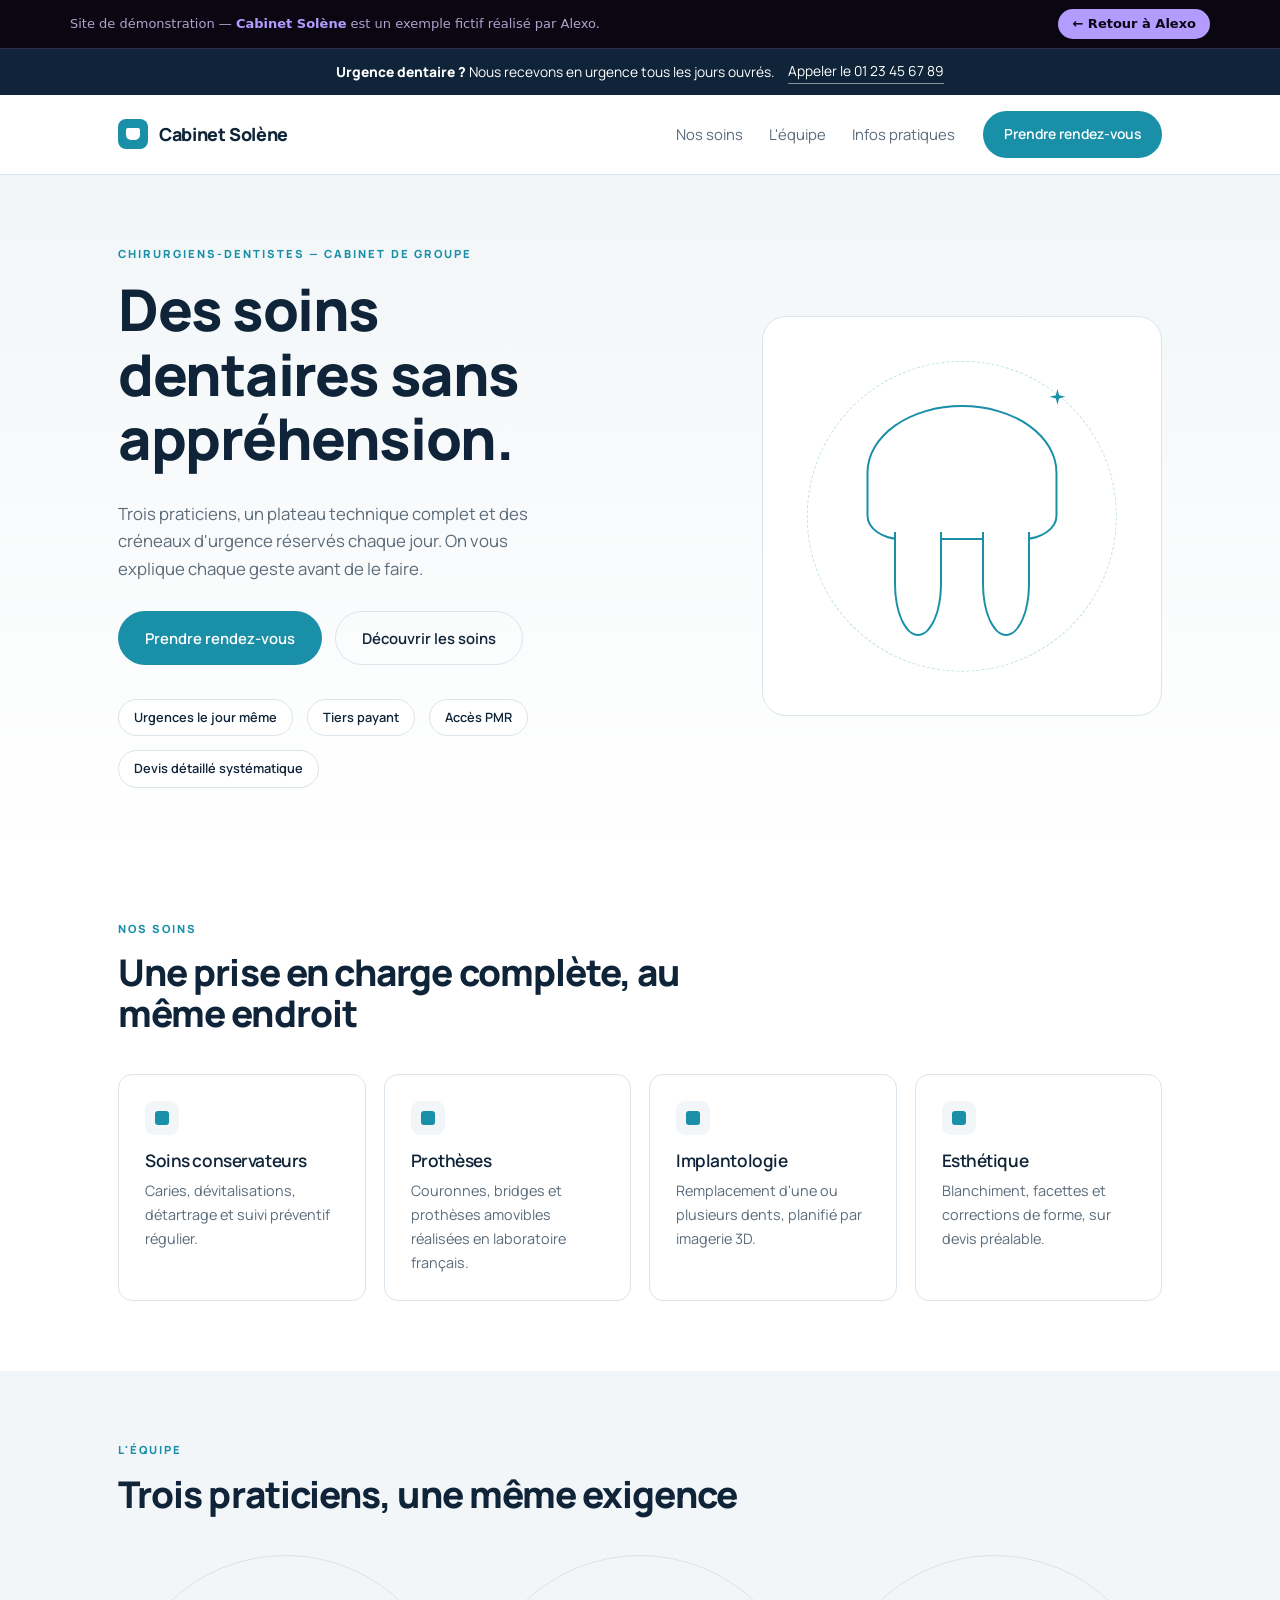
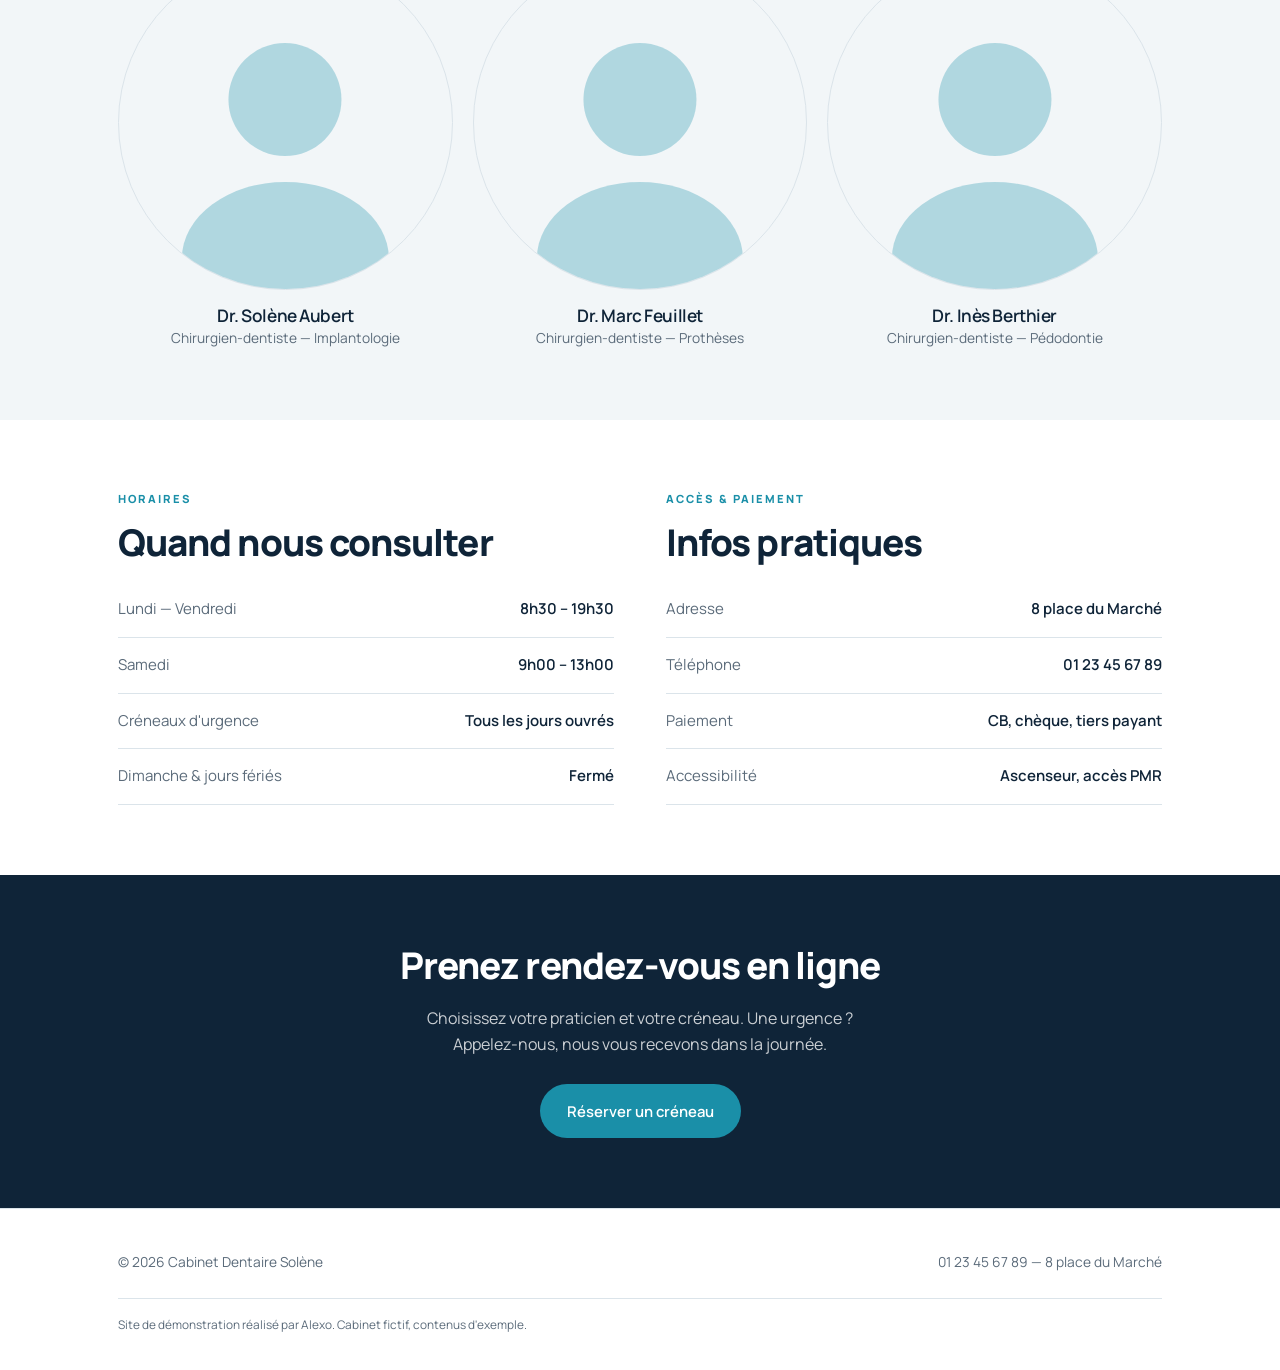
<file: demos/dentaire/index.html>
<!doctype html>
<html lang="fr">
<head>
<meta charset="utf-8" />
<title>Cabinet Dentaire Solène — Soins et urgences</title>
<meta name="viewport" content="width=device-width, initial-scale=1" />
<meta name="robots" content="noindex" />
<meta name="description" content="Cabinet dentaire — soins, prothèses, esthétique et urgences dentaires le jour même." />
<link rel="preconnect" href="https://fonts.googleapis.com">
<link rel="preconnect" href="https://fonts.gstatic.com" crossorigin>
<link href="https://fonts.googleapis.com/css2?family=Manrope:wght@400;500;600;800&display=swap" rel="stylesheet">
<style>
:root{
  --white:#fff; --mist:#f2f6f8; --navy:#0f2438;
  --slate:#5b6b7a; --aqua:#1a8fa8; --aqua-dark:#137187; --line:#dbe4ea;
  --sans:"Manrope","Helvetica Neue",Arial,sans-serif;
}
*{box-sizing:border-box}
body{margin:0;background:var(--white);color:var(--navy);font-family:var(--sans);font-size:16px;line-height:1.65;-webkit-font-smoothing:antialiased}
h1,h2,h3{font-weight:800;line-height:1.12;margin:0 0 .5em;letter-spacing:-.025em}
h1{font-size:clamp(2.3rem,4.8vw,3.6rem)}
h2{font-size:clamp(1.6rem,3vw,2.3rem)}
h3{font-size:1.08rem;font-weight:600}
p{margin:0 0 1em;color:var(--slate)}
a{color:inherit;text-decoration:none}
.wrap{max-width:1100px;margin:0 auto;padding:0 28px}
.label{font-size:.7rem;font-weight:800;letter-spacing:.18em;text-transform:uppercase;color:var(--aqua);margin:0 0 14px}

.btn{display:inline-flex;align-items:center;gap:8px;padding:14px 26px;border-radius:999px;font-weight:600;font-size:.93rem;transition:background .25s,color .25s,border-color .25s;border:1.5px solid transparent}
.btn-fill{background:var(--aqua);color:#fff}
.btn-fill:hover{background:var(--aqua-dark)}
.btn-out{border-color:var(--line);color:var(--navy)}
.btn-out:hover{border-color:var(--navy)}

/* Bandeau urgence : la première chose que voit un patient qui a mal */
.urgent{background:var(--navy);color:#fff;font-size:.86rem}
.urgent .wrap{display:flex;align-items:center;justify-content:center;gap:14px;padding:11px 28px;flex-wrap:wrap}
.urgent b{font-weight:800}
.urgent a{border-bottom:1px solid rgba(255,255,255,.5)}

header{position:sticky;top:0;z-index:20;background:rgba(255,255,255,.94);backdrop-filter:blur(8px);border-bottom:1px solid var(--line)}
.bar{display:flex;align-items:center;gap:28px;padding:16px 28px}
.logo{display:flex;align-items:center;gap:11px;font-weight:800;font-size:1.12rem;letter-spacing:-.02em}
.logo i{width:30px;height:30px;border-radius:8px;background:var(--aqua);display:inline-block;position:relative}
.logo i::after{content:"";position:absolute;inset:9px 8px;background:#fff;border-radius:2px 2px 5px 5px}
nav{display:flex;gap:26px;margin-left:auto;font-size:.93rem;color:var(--slate)}
nav a:hover{color:var(--aqua)}
.bar .btn{padding:11px 20px;font-size:.87rem}
@media(max-width:880px){nav{display:none}}

.hero{padding:70px 0 62px;background:linear-gradient(180deg,var(--mist),var(--white))}
.hero-in{display:grid;grid-template-columns:1.05fr .95fr;gap:52px;align-items:center}
.hero p.lead{font-size:1.05rem;max-width:44ch}
.hero-cta{display:flex;gap:13px;flex-wrap:wrap;margin-top:28px}
.trust{display:flex;gap:14px;margin-top:34px;flex-wrap:wrap}
.trust span{font-size:.8rem;font-weight:600;background:#fff;border:1px solid var(--line);border-radius:999px;padding:7px 15px}
/* Illustration : molaire stylisée en aplats */
.tooth{width:100%;aspect-ratio:1;max-width:400px;justify-self:end;position:relative;background:#fff;border:1px solid var(--line);border-radius:24px;overflow:hidden}
.tooth .crown{position:absolute;left:50%;top:22%;width:48%;height:34%;transform:translateX(-50%);background:#fff;border:2px solid var(--aqua);border-radius:50% 50% 18% 18%}
.tooth .root{position:absolute;top:54%;width:12%;height:26%;background:#fff;border:2px solid var(--aqua);border-top:none;border-radius:0 0 60% 60%}
.tooth .root.l{left:33%}.tooth .root.r{right:33%}
.tooth .ring{position:absolute;left:50%;top:50%;width:78%;aspect-ratio:1;transform:translate(-50%,-50%);border:1.5px dashed var(--aqua);opacity:.28;border-radius:50%}
.tooth .spark{position:absolute;top:18%;right:24%;width:16px;height:16px;background:var(--aqua);clip-path:polygon(50% 0,60% 40%,100% 50%,60% 60%,50% 100%,40% 60%,0 50%,40% 40%)}
@media(max-width:880px){.hero-in{grid-template-columns:1fr;gap:36px}.tooth{justify-self:start;max-width:300px}}

section{padding:70px 0}
section.alt{background:var(--mist)}
.head{max-width:620px;margin-bottom:40px}

.grid4{display:grid;grid-template-columns:repeat(4,1fr);gap:18px}
.svc{background:#fff;border:1px solid var(--line);border-radius:14px;padding:26px;transition:border-color .25s,transform .25s}
.svc:hover{border-color:var(--aqua);transform:translateY(-3px)}
.svc i{display:block;width:34px;height:34px;border-radius:9px;background:var(--mist);margin-bottom:16px;position:relative}
.svc i::after{content:"";position:absolute;inset:10px;background:var(--aqua);border-radius:3px}
.svc p{margin:0;font-size:.9rem}
@media(max-width:960px){.grid4{grid-template-columns:repeat(2,1fr)}}
@media(max-width:560px){.grid4{grid-template-columns:1fr}}

.split{display:grid;grid-template-columns:1fr 1fr;gap:52px;align-items:start}
@media(max-width:880px){.split{grid-template-columns:1fr;gap:36px}}
.rows{list-style:none;margin:0;padding:0}
.rows li{display:flex;justify-content:space-between;gap:18px;padding:15px 0;border-bottom:1px solid var(--line);font-size:.94rem}
.rows li span:first-child{color:var(--slate)}
.rows li span:last-child{font-weight:600}

.team{display:grid;grid-template-columns:repeat(3,1fr);gap:20px}
.person{text-align:center}
.person .av{aspect-ratio:1;border-radius:50%;background:var(--mist);border:1px solid var(--line);margin-bottom:16px;position:relative;overflow:hidden}
.person .av::before{content:"";position:absolute;left:50%;top:26%;width:34%;aspect-ratio:1;transform:translateX(-50%);background:var(--aqua);opacity:.3;border-radius:50%}
.person .av::after{content:"";position:absolute;left:50%;bottom:-14%;width:62%;height:46%;transform:translateX(-50%);background:var(--aqua);opacity:.3;border-radius:50% 50% 0 0}
.person h3{margin-bottom:2px}
.person p{font-size:.86rem;margin:0}
@media(max-width:720px){.team{grid-template-columns:1fr;max-width:280px;margin:0 auto}}

.cta{background:var(--navy);color:#fff;text-align:center}
.cta h2{color:#fff}
.cta p{color:rgba(255,255,255,.78);max-width:46ch;margin:0 auto 26px}

footer.site{padding:42px 0 24px;border-top:1px solid var(--line);font-size:.86rem;color:var(--slate)}
.foot{display:flex;justify-content:space-between;gap:22px;flex-wrap:wrap}
.demo-note{margin-top:24px;padding-top:16px;border-top:1px solid var(--line);font-size:.74rem}
</style>
</head>
<body>

<!-- Bandeau de retour Alexo — ajouté pour que le visiteur ne soit jamais
     bloqué dans une démonstration. Sert aussi à indiquer clairement qu'il
     s'agit d'un site d'exemple et non d'un vrai cabinet. -->
<div style="position:sticky;top:0;z-index:9999;background:#0a0713;color:#ece9f7;
            font:400 13px/1.4 system-ui,-apple-system,'Segoe UI',Roboto,sans-serif;
            border-bottom:1px solid rgba(180,155,255,.25)">
  <div style="max-width:1180px;margin:0 auto;padding:9px 20px;display:flex;
              flex-wrap:wrap;gap:8px 16px;align-items:center;justify-content:space-between">
    <span style="color:#ada4cc">Site de démonstration — <strong style="color:#b49bff;font-weight:600">Cabinet Solène</strong> est un exemple fictif réalisé par Alexo.</span>
    <a href="https://alexowebdesign.com/#realisations"
       style="color:#0a0713;background:#b49bff;text-decoration:none;
              padding:6px 14px;border-radius:999px;font-weight:600;white-space:nowrap">&#8592; Retour à Alexo</a>
  </div>
</div>


<div class="urgent">
  <div class="wrap">
    <span><b>Urgence dentaire ?</b> Nous recevons en urgence tous les jours ouvrés.</span>
    <a href="tel:+33123456789">Appeler le 01 23 45 67 89</a>
  </div>
</div>

<header id="top">
  <div class="wrap bar">
    <a class="logo" href="#top"><i></i>Cabinet Solène</a>
    <nav>
      <a href="#soins">Nos soins</a>
      <a href="#equipe">L'équipe</a>
      <a href="#infos">Infos pratiques</a>
    </nav>
    <a class="btn btn-fill" href="#rdv">Prendre rendez-vous</a>
  </div>
</header>

<div class="hero">
  <div class="wrap hero-in">
    <div>
      <p class="label">Chirurgiens-dentistes — Cabinet de groupe</p>
      <h1>Des soins dentaires sans appréhension.</h1>
      <p class="lead">Trois praticiens, un plateau technique complet et des créneaux d'urgence réservés chaque jour. On vous explique chaque geste avant de le faire.</p>
      <div class="hero-cta">
        <a class="btn btn-fill" href="#rdv">Prendre rendez-vous</a>
        <a class="btn btn-out" href="#soins">Découvrir les soins</a>
      </div>
      <div class="trust">
        <span>Urgences le jour même</span>
        <span>Tiers payant</span>
        <span>Accès PMR</span>
        <span>Devis détaillé systématique</span>
      </div>
    </div>
    <div class="tooth">
      <div class="ring"></div>
      <div class="crown"></div>
      <div class="root l"></div>
      <div class="root r"></div>
      <div class="spark"></div>
    </div>
  </div>
</div>

<section id="soins">
  <div class="wrap">
    <div class="head">
      <p class="label">Nos soins</p>
      <h2>Une prise en charge complète, au même endroit</h2>
    </div>
    <div class="grid4">
      <div class="svc"><i></i><h3>Soins conservateurs</h3><p>Caries, dévitalisations, détartrage et suivi préventif régulier.</p></div>
      <div class="svc"><i></i><h3>Prothèses</h3><p>Couronnes, bridges et prothèses amovibles réalisées en laboratoire français.</p></div>
      <div class="svc"><i></i><h3>Implantologie</h3><p>Remplacement d'une ou plusieurs dents, planifié par imagerie 3D.</p></div>
      <div class="svc"><i></i><h3>Esthétique</h3><p>Blanchiment, facettes et corrections de forme, sur devis préalable.</p></div>
    </div>
  </div>
</section>

<section class="alt" id="equipe">
  <div class="wrap">
    <div class="head">
      <p class="label">L'équipe</p>
      <h2>Trois praticiens, une même exigence</h2>
    </div>
    <div class="team">
      <div class="person"><div class="av"></div><h3>Dr. Solène Aubert</h3><p>Chirurgien-dentiste — Implantologie</p></div>
      <div class="person"><div class="av"></div><h3>Dr. Marc Feuillet</h3><p>Chirurgien-dentiste — Prothèses</p></div>
      <div class="person"><div class="av"></div><h3>Dr. Inès Berthier</h3><p>Chirurgien-dentiste — Pédodontie</p></div>
    </div>
  </div>
</section>

<section id="infos">
  <div class="wrap split">
    <div>
      <p class="label">Horaires</p>
      <h2>Quand nous consulter</h2>
      <ul class="rows">
        <li><span>Lundi — Vendredi</span><span>8h30 – 19h30</span></li>
        <li><span>Samedi</span><span>9h00 – 13h00</span></li>
        <li><span>Créneaux d'urgence</span><span>Tous les jours ouvrés</span></li>
        <li><span>Dimanche & jours fériés</span><span>Fermé</span></li>
      </ul>
    </div>
    <div>
      <p class="label">Accès & paiement</p>
      <h2>Infos pratiques</h2>
      <ul class="rows">
        <li><span>Adresse</span><span>8 place du Marché</span></li>
        <li><span>Téléphone</span><span>01 23 45 67 89</span></li>
        <li><span>Paiement</span><span>CB, chèque, tiers payant</span></li>
        <li><span>Accessibilité</span><span>Ascenseur, accès PMR</span></li>
      </ul>
    </div>
  </div>
</section>

<section class="cta" id="rdv">
  <div class="wrap">
    <h2>Prenez rendez-vous en ligne</h2>
    <p>Choisissez votre praticien et votre créneau. Une urgence ? Appelez-nous, nous vous recevons dans la journée.</p>
    <a class="btn btn-fill" href="#rdv">Réserver un créneau</a>
  </div>
</section>

<footer class="site">
  <div class="wrap">
    <div class="foot">
      <span>© 2026 Cabinet Dentaire Solène</span>
      <span>01 23 45 67 89 — 8 place du Marché</span>
    </div>
    <p class="demo-note">Site de démonstration réalisé par Alexo. Cabinet fictif, contenus d'exemple.</p>
  </div>
</footer>

</body>
</html>
</file>
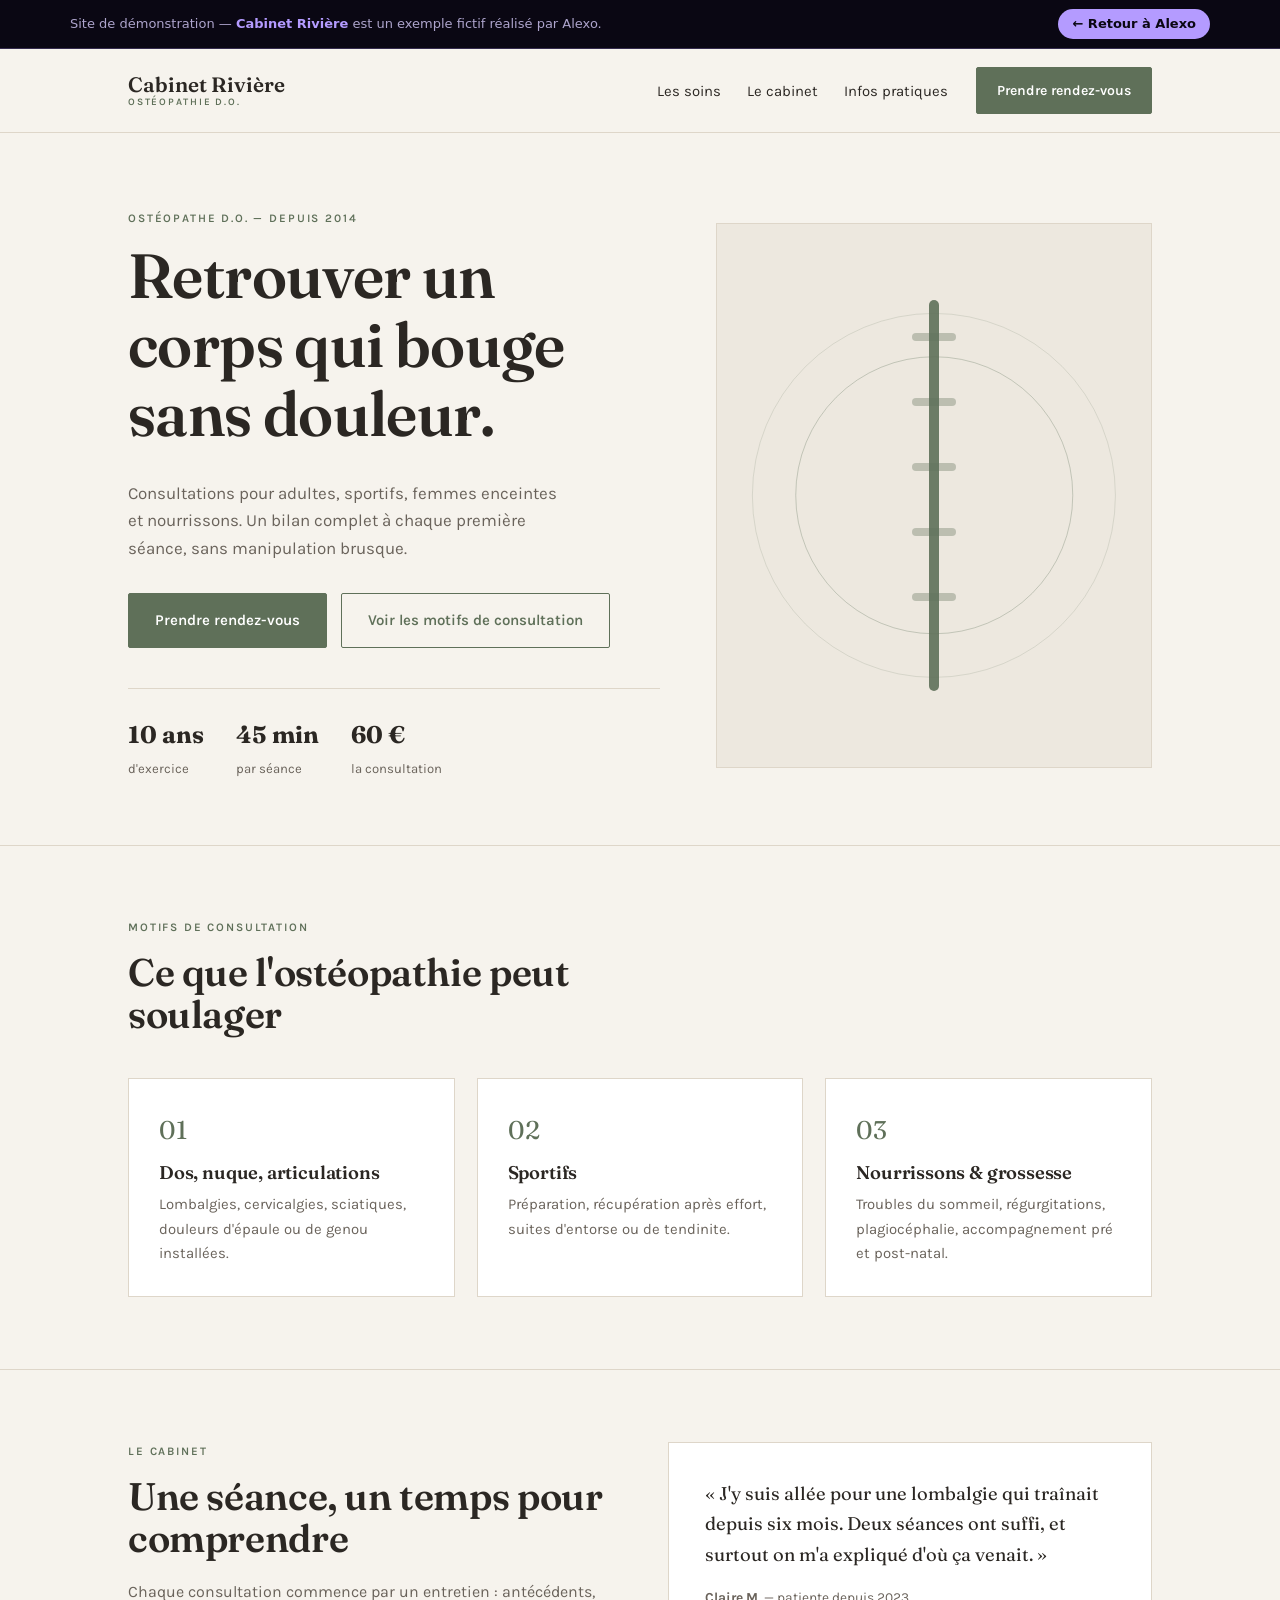
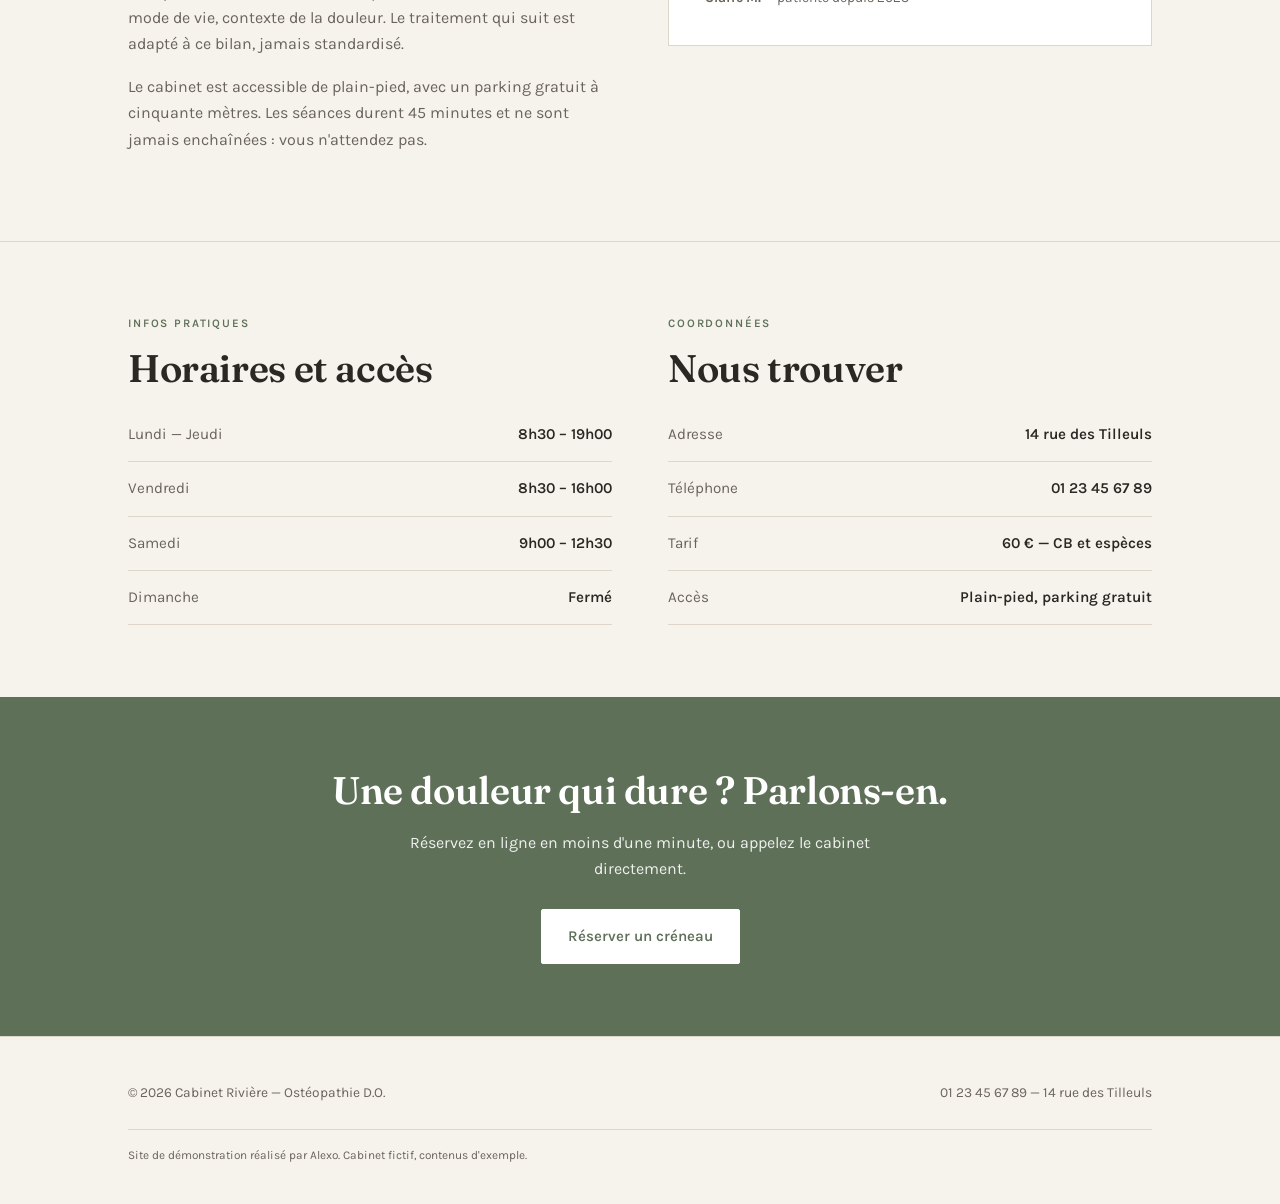
<file: demos/osteopathe/index.html>
<!doctype html>
<html lang="fr">
<head>
<meta charset="utf-8" />
<title>Cabinet Rivière — Ostéopathie D.O.</title>
<meta name="viewport" content="width=device-width, initial-scale=1" />
<meta name="robots" content="noindex" />
<meta name="description" content="Cabinet d'ostéopathie — consultations sur rendez-vous, adultes, sportifs et nourrissons." />
<link rel="preconnect" href="https://fonts.googleapis.com">
<link rel="preconnect" href="https://fonts.gstatic.com" crossorigin>
<link href="https://fonts.googleapis.com/css2?family=Fraunces:opsz,wght@9..144,400;9..144,600&family=Karla:wght@400;500;600&display=swap" rel="stylesheet">
<style>
:root{
  --paper:#f6f3ed; --paper-2:#ede8df; --ink:#2b2723; --ink-soft:#6a635b;
  --sage:#5f7059; --sage-dark:#485443; --line:#ded6c9;
  --serif:"Fraunces",Georgia,serif; --sans:"Karla","Helvetica Neue",Arial,sans-serif;
}
*{box-sizing:border-box}
body{margin:0;background:var(--paper);color:var(--ink);font-family:var(--sans);font-size:16px;line-height:1.65;-webkit-font-smoothing:antialiased}
h1,h2,h3{font-family:var(--serif);font-weight:600;line-height:1.1;margin:0 0 .5em;letter-spacing:-.01em}
h1{font-size:clamp(2.4rem,5vw,3.9rem)}
h2{font-size:clamp(1.7rem,3vw,2.4rem)}
h3{font-size:1.15rem}
p{margin:0 0 1em;color:var(--ink-soft)}
a{color:inherit;text-decoration:none}
.wrap{max-width:1080px;margin:0 auto;padding:0 28px}
.label{font-size:.72rem;font-weight:600;letter-spacing:.16em;text-transform:uppercase;color:var(--sage);margin:0 0 14px}

.btn{display:inline-flex;align-items:center;gap:8px;padding:14px 26px;border-radius:2px;font-weight:600;font-size:.94rem;border:1px solid var(--sage);transition:background .25s,color .25s}
.btn-fill{background:var(--sage);color:#fff}
.btn-fill:hover{background:var(--sage-dark);border-color:var(--sage-dark)}
.btn-out{color:var(--sage)}
.btn-out:hover{background:var(--sage);color:#fff}

header{border-bottom:1px solid var(--line);background:var(--paper);position:sticky;top:0;z-index:20}
.bar{display:flex;align-items:center;gap:28px;padding:18px 28px}
.logo{font-family:var(--serif);font-size:1.3rem;font-weight:600;line-height:1.1}
.logo small{display:block;font-family:var(--sans);font-size:.62rem;font-weight:600;letter-spacing:.18em;text-transform:uppercase;color:var(--sage)}
nav{display:flex;gap:26px;margin-left:auto;font-size:.93rem}
nav a:hover{color:var(--sage)}
.bar .btn{padding:11px 20px;font-size:.88rem}
@media(max-width:820px){nav{display:none}}

.hero{padding:76px 0 64px}
.hero-in{display:grid;grid-template-columns:1.1fr .9fr;gap:56px;align-items:center}
.hero p.lead{font-size:1.06rem;max-width:44ch}
.hero-cta{display:flex;gap:14px;flex-wrap:wrap;margin-top:30px}
.hero-facts{display:flex;gap:32px;margin-top:40px;padding-top:26px;border-top:1px solid var(--line)}
.hero-facts div b{display:block;font-family:var(--serif);font-size:1.5rem}
.hero-facts div span{font-size:.82rem;color:var(--ink-soft)}
/* Illustration : silhouette dorsale en aplats, sans photo */
.figure{aspect-ratio:4/5;background:var(--paper-2);border:1px solid var(--line);position:relative;overflow:hidden}
.figure .spine{position:absolute;left:50%;top:14%;width:10px;height:72%;transform:translateX(-50%);background:var(--sage);opacity:.9;border-radius:6px}
.figure .vert{position:absolute;left:50%;width:44px;height:8px;transform:translateX(-50%);background:var(--sage);opacity:.35;border-radius:4px}
.figure .halo{position:absolute;left:50%;top:50%;width:64%;aspect-ratio:1;transform:translate(-50%,-50%);border:1px solid var(--sage);opacity:.3;border-radius:50%}
.figure .halo.b{width:84%;opacity:.16}
@media(max-width:820px){.hero-in{grid-template-columns:1fr;gap:36px}.figure{max-width:320px}}

section{padding:72px 0;border-top:1px solid var(--line)}
.head{max-width:600px;margin-bottom:42px}

.cards{display:grid;grid-template-columns:repeat(3,1fr);gap:22px}
.card{background:#fff;border:1px solid var(--line);padding:30px}
.card .n{font-family:var(--serif);font-size:1.6rem;color:var(--sage);display:block;margin-bottom:12px}
.card p{margin:0;font-size:.93rem}
@media(max-width:820px){.cards{grid-template-columns:1fr}}

.split{display:grid;grid-template-columns:1fr 1fr;gap:56px;align-items:start}
.info{list-style:none;margin:0;padding:0}
.info li{display:flex;justify-content:space-between;gap:20px;padding:14px 0;border-bottom:1px solid var(--line);font-size:.95rem}
.info li span:first-child{color:var(--ink-soft)}
.info li span:last-child{font-weight:600}
@media(max-width:820px){.split{grid-template-columns:1fr;gap:36px}}

.quote{background:#fff;border:1px solid var(--line);padding:36px}
.quote p{font-family:var(--serif);font-size:1.15rem;color:var(--ink);margin:0 0 16px}
.quote footer{font-size:.86rem;color:var(--ink-soft)}

.cta{background:var(--sage);color:#fff;text-align:center;border:none}
.cta h2,.cta p{color:#fff}
.cta p{max-width:46ch;margin:0 auto 26px;opacity:.9}
.cta .btn{background:#fff;color:var(--sage);border-color:#fff}
.cta .btn:hover{background:var(--paper)}

footer.site{padding:44px 0 26px;border-top:1px solid var(--line);font-size:.86rem;color:var(--ink-soft)}
.foot{display:flex;justify-content:space-between;gap:24px;flex-wrap:wrap}
.demo-note{margin-top:26px;padding-top:16px;border-top:1px solid var(--line);font-size:.74rem}
</style>
</head>
<body>

<!-- Bandeau de retour Alexo — ajouté pour que le visiteur ne soit jamais
     bloqué dans une démonstration. Sert aussi à indiquer clairement qu'il
     s'agit d'un site d'exemple et non d'un vrai cabinet. -->
<div style="position:sticky;top:0;z-index:9999;background:#0a0713;color:#ece9f7;
            font:400 13px/1.4 system-ui,-apple-system,'Segoe UI',Roboto,sans-serif;
            border-bottom:1px solid rgba(180,155,255,.25)">
  <div style="max-width:1180px;margin:0 auto;padding:9px 20px;display:flex;
              flex-wrap:wrap;gap:8px 16px;align-items:center;justify-content:space-between">
    <span style="color:#ada4cc">Site de démonstration — <strong style="color:#b49bff;font-weight:600">Cabinet Rivière</strong> est un exemple fictif réalisé par Alexo.</span>
    <a href="https://alexowebdesign.com/#realisations"
       style="color:#0a0713;background:#b49bff;text-decoration:none;
              padding:6px 14px;border-radius:999px;font-weight:600;white-space:nowrap">&#8592; Retour à Alexo</a>
  </div>
</div>


<header id="top">
  <div class="wrap bar">
    <a class="logo" href="#top">Cabinet Rivière<small>Ostéopathie D.O.</small></a>
    <nav>
      <a href="#soins">Les soins</a>
      <a href="#cabinet">Le cabinet</a>
      <a href="#infos">Infos pratiques</a>
    </nav>
    <a class="btn btn-fill" href="#rdv">Prendre rendez-vous</a>
  </div>
</header>

<div class="hero">
  <div class="wrap hero-in">
    <div>
      <p class="label">Ostéopathe D.O. — Depuis 2014</p>
      <h1>Retrouver un corps qui bouge sans douleur.</h1>
      <p class="lead">Consultations pour adultes, sportifs, femmes enceintes et nourrissons. Un bilan complet à chaque première séance, sans manipulation brusque.</p>
      <div class="hero-cta">
        <a class="btn btn-fill" href="#rdv">Prendre rendez-vous</a>
        <a class="btn btn-out" href="#soins">Voir les motifs de consultation</a>
      </div>
      <div class="hero-facts">
        <div><b>10 ans</b><span>d'exercice</span></div>
        <div><b>45 min</b><span>par séance</span></div>
        <div><b>60 €</b><span>la consultation</span></div>
      </div>
    </div>
    <div class="figure">
      <div class="halo"></div><div class="halo b"></div>
      <div class="spine"></div>
      <div class="vert" style="top:20%"></div>
      <div class="vert" style="top:32%"></div>
      <div class="vert" style="top:44%"></div>
      <div class="vert" style="top:56%"></div>
      <div class="vert" style="top:68%"></div>
    </div>
  </div>
</div>

<section id="soins">
  <div class="wrap">
    <div class="head">
      <p class="label">Motifs de consultation</p>
      <h2>Ce que l'ostéopathie peut soulager</h2>
    </div>
    <div class="cards">
      <div class="card"><span class="n">01</span><h3>Dos, nuque, articulations</h3><p>Lombalgies, cervicalgies, sciatiques, douleurs d'épaule ou de genou installées.</p></div>
      <div class="card"><span class="n">02</span><h3>Sportifs</h3><p>Préparation, récupération après effort, suites d'entorse ou de tendinite.</p></div>
      <div class="card"><span class="n">03</span><h3>Nourrissons & grossesse</h3><p>Troubles du sommeil, régurgitations, plagiocéphalie, accompagnement pré et post-natal.</p></div>
    </div>
  </div>
</section>

<section id="cabinet">
  <div class="wrap split">
    <div>
      <p class="label">Le cabinet</p>
      <h2>Une séance, un temps pour comprendre</h2>
      <p>Chaque consultation commence par un entretien : antécédents, mode de vie, contexte de la douleur. Le traitement qui suit est adapté à ce bilan, jamais standardisé.</p>
      <p>Le cabinet est accessible de plain-pied, avec un parking gratuit à cinquante mètres. Les séances durent 45 minutes et ne sont jamais enchaînées : vous n'attendez pas.</p>
    </div>
    <div class="quote">
      <p>« J'y suis allée pour une lombalgie qui traînait depuis six mois. Deux séances ont suffi, et surtout on m'a expliqué d'où ça venait. »</p>
      <footer><b>Claire M.</b> — patiente depuis 2023</footer>
    </div>
  </div>
</section>

<section id="infos">
  <div class="wrap split">
    <div>
      <p class="label">Infos pratiques</p>
      <h2>Horaires et accès</h2>
      <ul class="info">
        <li><span>Lundi — Jeudi</span><span>8h30 – 19h00</span></li>
        <li><span>Vendredi</span><span>8h30 – 16h00</span></li>
        <li><span>Samedi</span><span>9h00 – 12h30</span></li>
        <li><span>Dimanche</span><span>Fermé</span></li>
      </ul>
    </div>
    <div>
      <p class="label">Coordonnées</p>
      <h2>Nous trouver</h2>
      <ul class="info">
        <li><span>Adresse</span><span>14 rue des Tilleuls</span></li>
        <li><span>Téléphone</span><span>01 23 45 67 89</span></li>
        <li><span>Tarif</span><span>60 € — CB et espèces</span></li>
        <li><span>Accès</span><span>Plain-pied, parking gratuit</span></li>
      </ul>
    </div>
  </div>
</section>

<section class="cta" id="rdv">
  <div class="wrap">
    <h2>Une douleur qui dure ? Parlons-en.</h2>
    <p>Réservez en ligne en moins d'une minute, ou appelez le cabinet directement.</p>
    <a class="btn" href="#rdv">Réserver un créneau</a>
  </div>
</section>

<footer class="site">
  <div class="wrap">
    <div class="foot">
      <span>© 2026 Cabinet Rivière — Ostéopathie D.O.</span>
      <span>01 23 45 67 89 — 14 rue des Tilleuls</span>
    </div>
    <p class="demo-note">Site de démonstration réalisé par Alexo. Cabinet fictif, contenus d'exemple.</p>
  </div>
</footer>

</body>
</html>
</file>
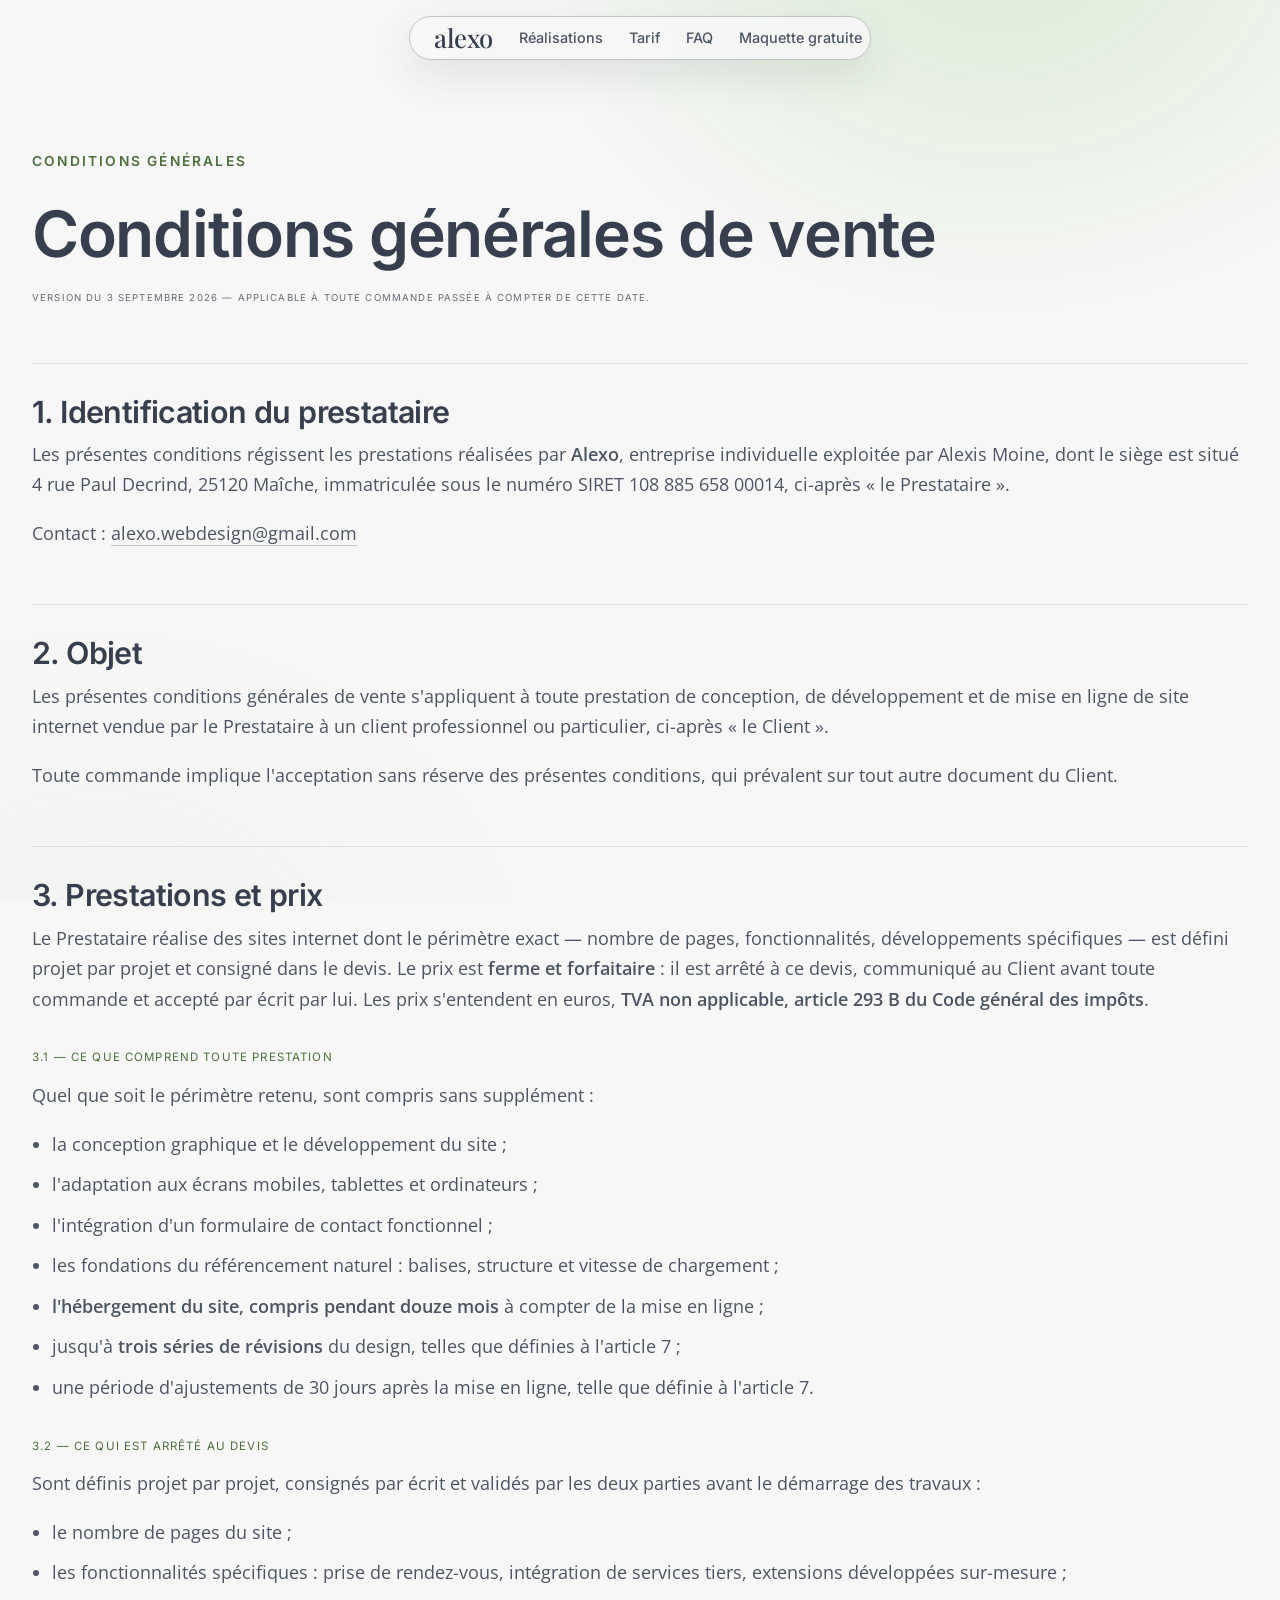
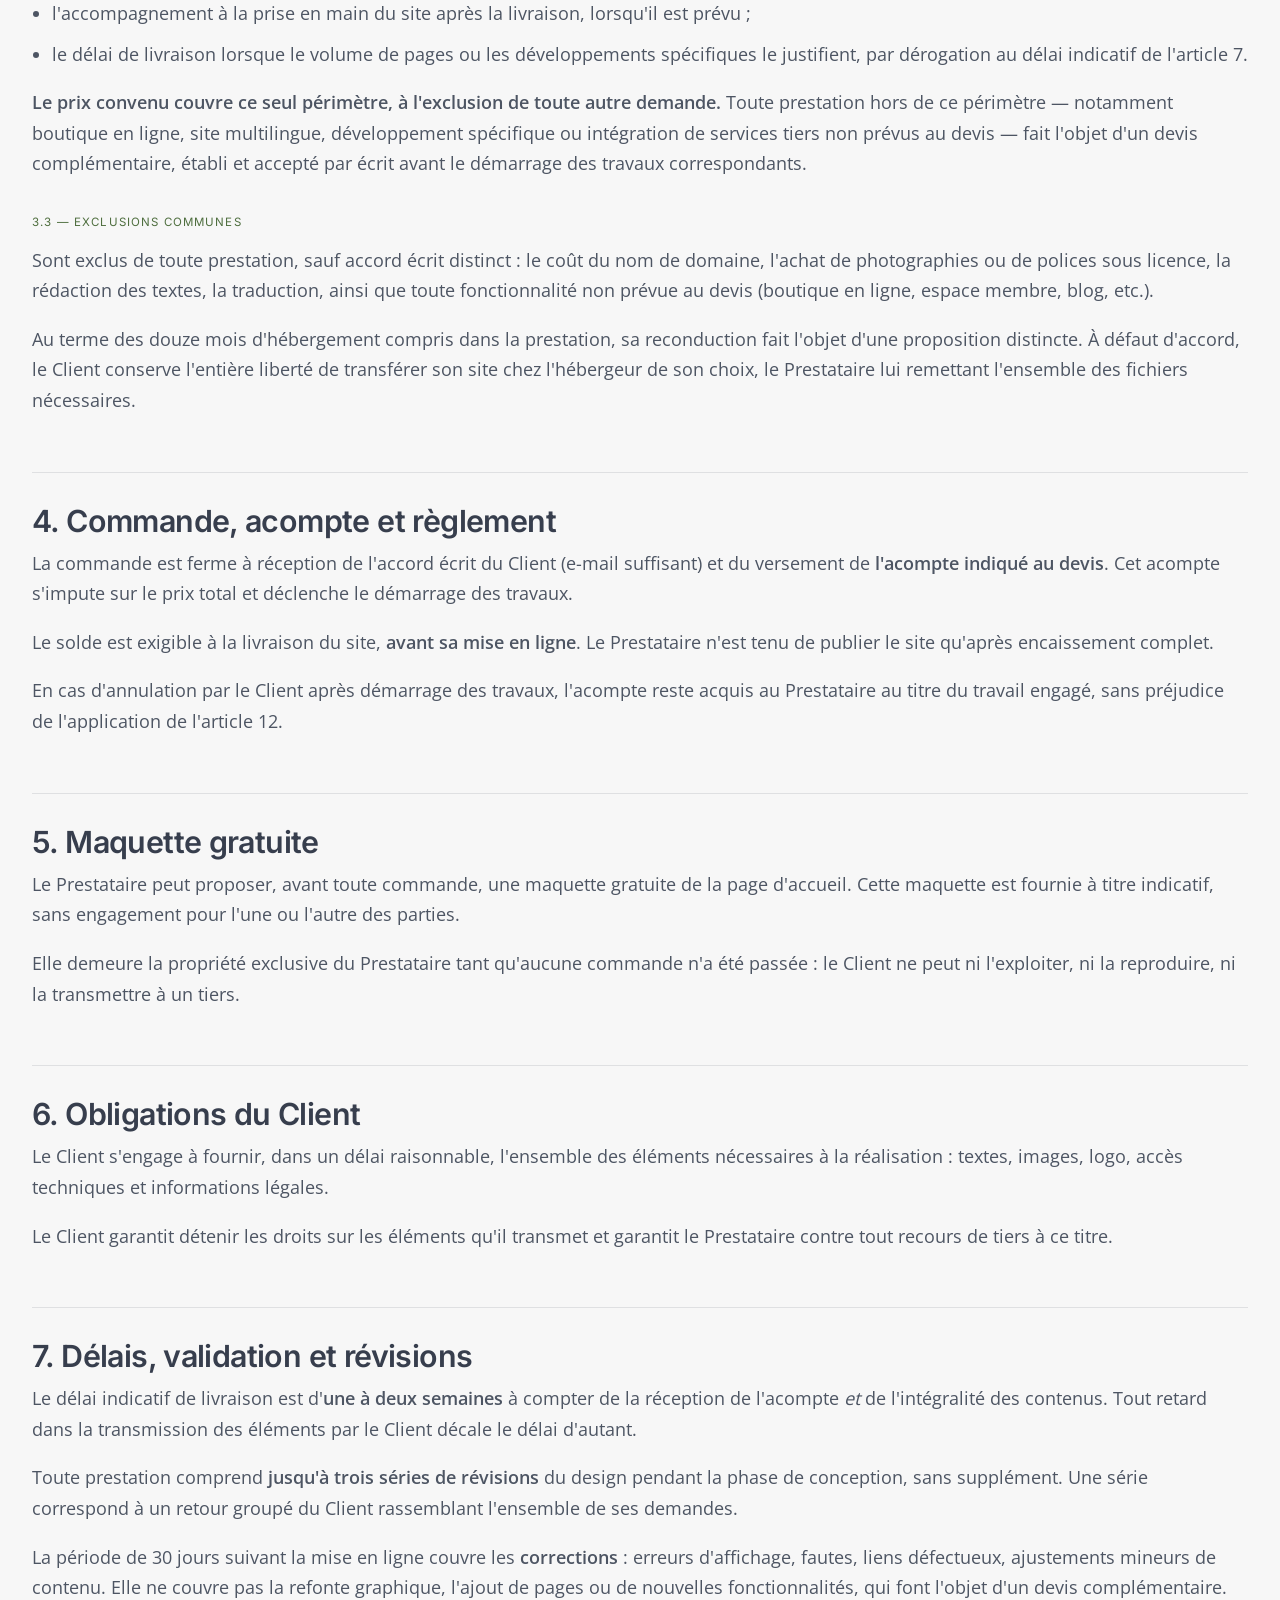
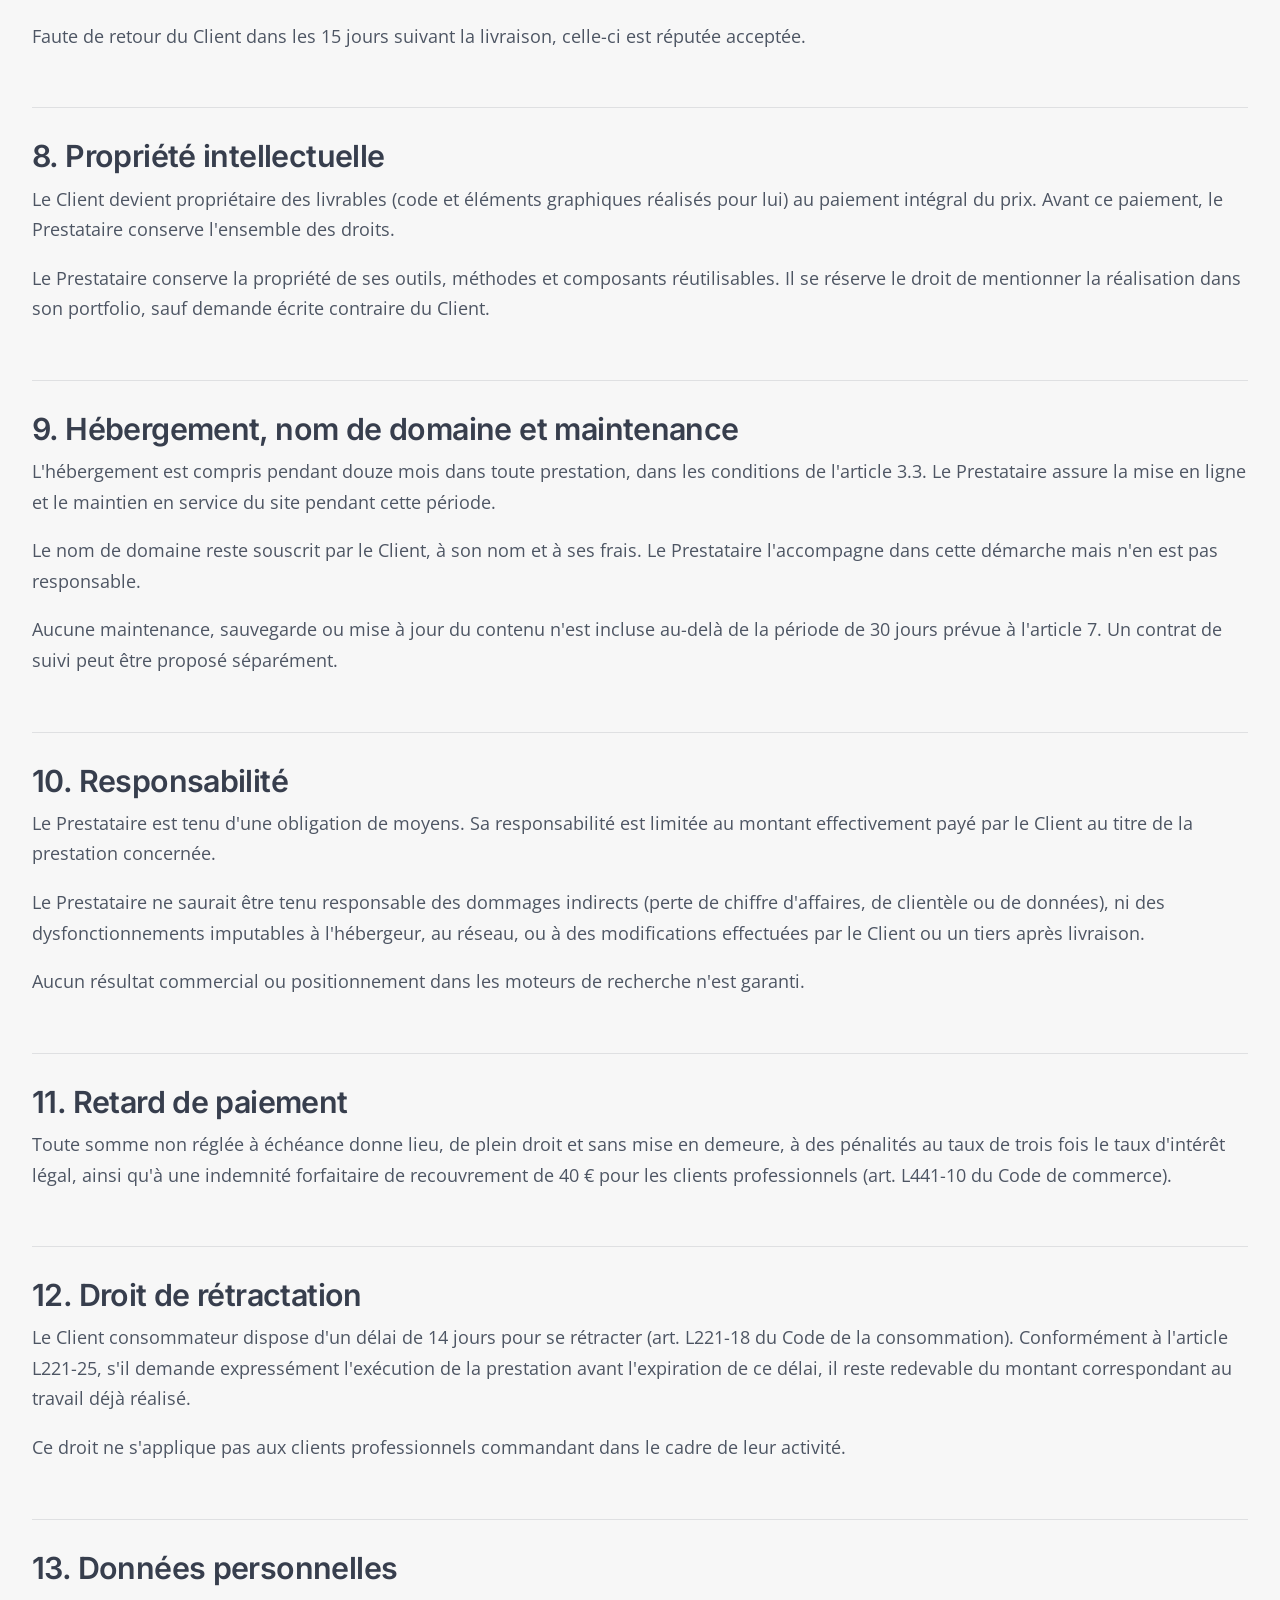
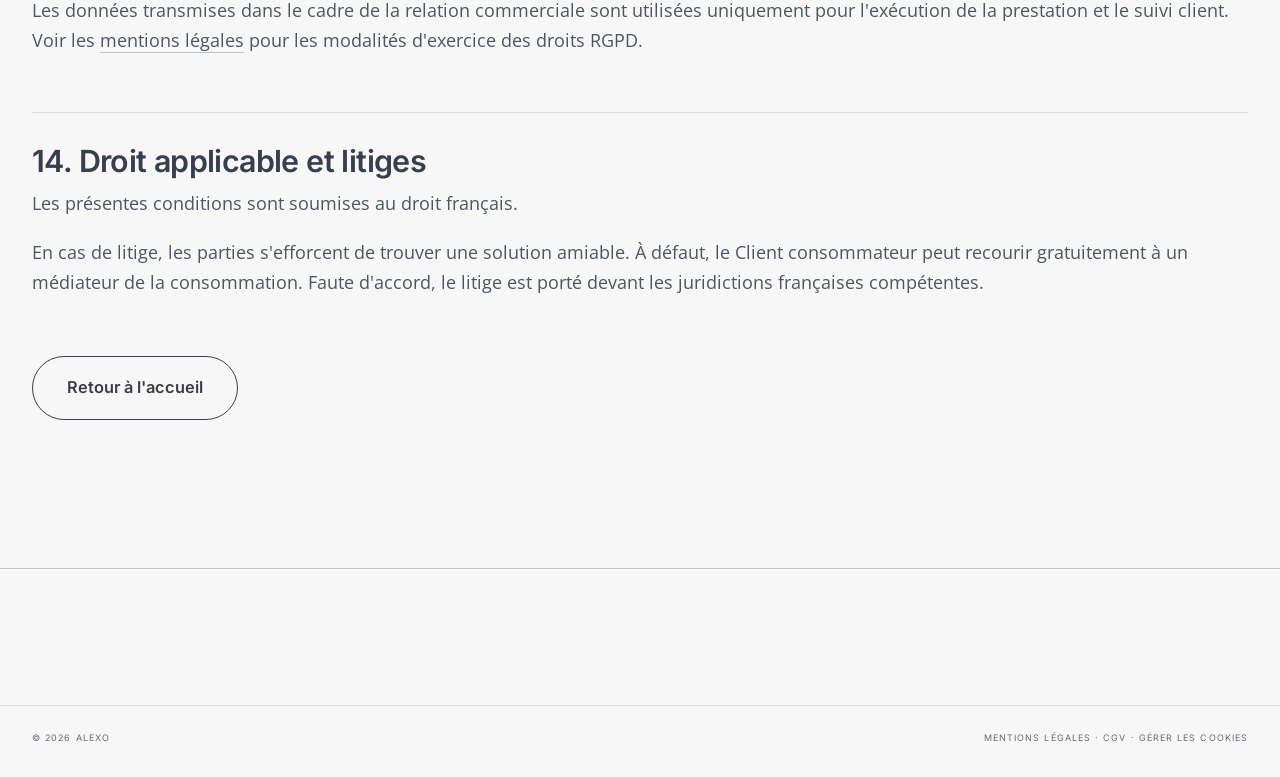
<file: cgv.html>
<!doctype html>
<html lang="fr">
<head>
  <meta charset="utf-8" />
  <title>Conditions générales de vente — Alexo</title>
  <meta name="viewport" content="width=device-width, initial-scale=1" />
  <meta name="description" content="Conditions générales de vente d'Alexo — prestations de création de sites internet." />
  <link rel="icon" href="/favicon-v2.svg" type="image/svg+xml" />
  <link rel="icon" type="image/png" sizes="32x32" href="/assets/img/favicon-32.png" />
  <link rel="icon" type="image/png" sizes="512x512" href="/assets/img/icon-512.png" />
  <link rel="apple-touch-icon" href="/assets/img/apple-touch-icon.png" />

  <link rel="stylesheet" href="/assets/css/style.css?v=17" />
</head>
<body>

<header class="topbar topbar-lite">
  <div class="topbar-pill">
    <a class="brand" href="/">alexo</a>
    <nav class="nav" aria-label="Navigation principale">
      <a href="/#realisations">Réalisations</a>
      <a href="/#tarif">Tarif</a>
      <a href="/#faq">FAQ</a>
      <a href="/#maquette">Maquette gratuite</a>
    </nav>
  </div>
</header>

<main class="section-pad legal">
  <div class="container legal-body">
    <p class="eyebrow">Conditions générales</p>
    <h1>Conditions générales de vente</h1>
    <p class="legal-date">Version du 3 septembre 2026 — applicable à toute commande passée à compter de cette date.</p>

    <h2>1. Identification du prestataire</h2>
    <p>
      Les présentes conditions régissent les prestations réalisées par <b>Alexo</b>, entreprise individuelle exploitée par Alexis Moine, dont le siège est situé 4 rue Paul Decrind, 25120 Maîche, immatriculée sous le numéro SIRET 108 885 658 00014, ci-après « le Prestataire ».
    </p>
    <p>Contact : <a href="mailto:alexo.webdesign@gmail.com">alexo.webdesign@gmail.com</a></p>

    <h2>2. Objet</h2>
    <p>Les présentes conditions générales de vente s'appliquent à toute prestation de conception, de développement et de mise en ligne de site internet vendue par le Prestataire à un client professionnel ou particulier, ci-après « le Client ».</p>
    <p>Toute commande implique l'acceptation sans réserve des présentes conditions, qui prévalent sur tout autre document du Client.</p>

    <h2>3. Prestations et prix</h2>
    <p>Le Prestataire réalise des sites internet dont le périmètre exact — nombre de pages, fonctionnalités, développements spécifiques — est défini projet par projet et consigné dans le devis. Le prix est <b>ferme et forfaitaire</b> : il est arrêté à ce devis, communiqué au Client avant toute commande et accepté par écrit par lui. Les prix s'entendent en euros, <b>TVA non applicable, article 293 B du Code général des impôts</b>.</p>

    <h3>3.1 — Ce que comprend toute prestation</h3>
    <p>Quel que soit le périmètre retenu, sont compris sans supplément :</p>
    <ul>
      <li>la conception graphique et le développement du site ;</li>
      <li>l'adaptation aux écrans mobiles, tablettes et ordinateurs ;</li>
      <li>l'intégration d'un formulaire de contact fonctionnel ;</li>
      <li>les fondations du référencement naturel : balises, structure et vitesse de chargement ;</li>
      <li><b>l'hébergement du site, compris pendant douze mois</b> à compter de la mise en ligne ;</li>
      <li>jusqu'à <b>trois séries de révisions</b> du design, telles que définies à l'article 7 ;</li>
      <li>une période d'ajustements de 30 jours après la mise en ligne, telle que définie à l'article 7.</li>
    </ul>

    <h3>3.2 — Ce qui est arrêté au devis</h3>
    <p>Sont définis projet par projet, consignés par écrit et validés par les deux parties avant le démarrage des travaux :</p>
    <ul>
      <li>le nombre de pages du site ;</li>
      <li>les fonctionnalités spécifiques : prise de rendez-vous, intégration de services tiers, extensions développées sur-mesure ;</li>
      <li>l'accompagnement à la prise en main du site après la livraison, lorsqu'il est prévu ;</li>
      <li>le délai de livraison lorsque le volume de pages ou les développements spécifiques le justifient, par dérogation au délai indicatif de l'article 7.</li>
    </ul>
    <p><b>Le prix convenu couvre ce seul périmètre, à l'exclusion de toute autre demande.</b> Toute prestation hors de ce périmètre — notamment boutique en ligne, site multilingue, développement spécifique ou intégration de services tiers non prévus au devis — fait l'objet d'un devis complémentaire, établi et accepté par écrit avant le démarrage des travaux correspondants.</p>

    <h3>3.3 — Exclusions communes</h3>
    <p>Sont exclus de toute prestation, sauf accord écrit distinct : le coût du nom de domaine, l'achat de photographies ou de polices sous licence, la rédaction des textes, la traduction, ainsi que toute fonctionnalité non prévue au devis (boutique en ligne, espace membre, blog, etc.).</p>
    <p>Au terme des douze mois d'hébergement compris dans la prestation, sa reconduction fait l'objet d'une proposition distincte. À défaut d'accord, le Client conserve l'entière liberté de transférer son site chez l'hébergeur de son choix, le Prestataire lui remettant l'ensemble des fichiers nécessaires.</p>

    <h2>4. Commande, acompte et règlement</h2>
    <p>La commande est ferme à réception de l'accord écrit du Client (e-mail suffisant) et du versement de <b>l'acompte indiqué au devis</b>. Cet acompte s'impute sur le prix total et déclenche le démarrage des travaux.</p>
    <p>Le solde est exigible à la livraison du site, <b>avant sa mise en ligne</b>. Le Prestataire n'est tenu de publier le site qu'après encaissement complet.</p>
    <p>En cas d'annulation par le Client après démarrage des travaux, l'acompte reste acquis au Prestataire au titre du travail engagé, sans préjudice de l'application de l'article 12.</p>

    <h2>5. Maquette gratuite</h2>
    <p>Le Prestataire peut proposer, avant toute commande, une maquette gratuite de la page d'accueil. Cette maquette est fournie à titre indicatif, sans engagement pour l'une ou l'autre des parties.</p>
    <p>Elle demeure la propriété exclusive du Prestataire tant qu'aucune commande n'a été passée : le Client ne peut ni l'exploiter, ni la reproduire, ni la transmettre à un tiers.</p>

    <h2>6. Obligations du Client</h2>
    <p>Le Client s'engage à fournir, dans un délai raisonnable, l'ensemble des éléments nécessaires à la réalisation : textes, images, logo, accès techniques et informations légales.</p>
    <p>Le Client garantit détenir les droits sur les éléments qu'il transmet et garantit le Prestataire contre tout recours de tiers à ce titre.</p>

    <h2>7. Délais, validation et révisions</h2>
    <p>Le délai indicatif de livraison est d'<b>une à deux semaines</b> à compter de la réception de l'acompte <em>et</em> de l'intégralité des contenus. Tout retard dans la transmission des éléments par le Client décale le délai d'autant.</p>
    <p>Toute prestation comprend <b>jusqu'à trois séries de révisions</b> du design pendant la phase de conception, sans supplément. Une série correspond à un retour groupé du Client rassemblant l'ensemble de ses demandes.</p>
    <p>La période de 30 jours suivant la mise en ligne couvre les <b>corrections</b> : erreurs d'affichage, fautes, liens défectueux, ajustements mineurs de contenu. Elle ne couvre pas la refonte graphique, l'ajout de pages ou de nouvelles fonctionnalités, qui font l'objet d'un devis complémentaire.</p>
    <p>Faute de retour du Client dans les 15 jours suivant la livraison, celle-ci est réputée acceptée.</p>

    <h2>8. Propriété intellectuelle</h2>
    <p>Le Client devient propriétaire des livrables (code et éléments graphiques réalisés pour lui) au paiement intégral du prix. Avant ce paiement, le Prestataire conserve l'ensemble des droits.</p>
    <p>Le Prestataire conserve la propriété de ses outils, méthodes et composants réutilisables. Il se réserve le droit de mentionner la réalisation dans son portfolio, sauf demande écrite contraire du Client.</p>

    <h2>9. Hébergement, nom de domaine et maintenance</h2>
    <p>L'hébergement est compris pendant douze mois dans toute prestation, dans les conditions de l'article 3.3. Le Prestataire assure la mise en ligne et le maintien en service du site pendant cette période.</p>
    <p>Le nom de domaine reste souscrit par le Client, à son nom et à ses frais. Le Prestataire l'accompagne dans cette démarche mais n'en est pas responsable.</p>
    <p>Aucune maintenance, sauvegarde ou mise à jour du contenu n'est incluse au-delà de la période de 30 jours prévue à l'article 7. Un contrat de suivi peut être proposé séparément.</p>

    <h2>10. Responsabilité</h2>
    <p>Le Prestataire est tenu d'une obligation de moyens. Sa responsabilité est limitée au montant effectivement payé par le Client au titre de la prestation concernée.</p>
    <p>Le Prestataire ne saurait être tenu responsable des dommages indirects (perte de chiffre d'affaires, de clientèle ou de données), ni des dysfonctionnements imputables à l'hébergeur, au réseau, ou à des modifications effectuées par le Client ou un tiers après livraison.</p>
    <p>Aucun résultat commercial ou positionnement dans les moteurs de recherche n'est garanti.</p>

    <h2>11. Retard de paiement</h2>
    <p>Toute somme non réglée à échéance donne lieu, de plein droit et sans mise en demeure, à des pénalités au taux de trois fois le taux d'intérêt légal, ainsi qu'à une indemnité forfaitaire de recouvrement de 40 € pour les clients professionnels (art. L441-10 du Code de commerce).</p>

    <h2>12. Droit de rétractation</h2>
    <p>Le Client consommateur dispose d'un délai de 14 jours pour se rétracter (art. L221-18 du Code de la consommation). Conformément à l'article L221-25, s'il demande expressément l'exécution de la prestation avant l'expiration de ce délai, il reste redevable du montant correspondant au travail déjà réalisé.</p>
    <p>Ce droit ne s'applique pas aux clients professionnels commandant dans le cadre de leur activité.</p>

    <h2>13. Données personnelles</h2>
    <p>Les données transmises dans le cadre de la relation commerciale sont utilisées uniquement pour l'exécution de la prestation et le suivi client. Voir les <a href="/mentions-legales.html">mentions légales</a> pour les modalités d'exercice des droits RGPD.</p>

    <h2>14. Droit applicable et litiges</h2>
    <p>Les présentes conditions sont soumises au droit français.</p>
    <p>En cas de litige, les parties s'efforcent de trouver une solution amiable. À défaut, le Client consommateur peut recourir gratuitement à un médiateur de la consommation. Faute d'accord, le litige est porté devant les juridictions françaises compétentes.</p>

    <p><a class="btn btn-ghost" href="/">Retour à l'accueil</a></p>
  </div>
</main>

<footer class="site-foot">
  <div class="container foot-bottom">
    <span>© 2026 Alexo</span>
    <span><a href="/mentions-legales.html">Mentions légales</a> · <a href="/cgv.html">CGV</a> · <a href="/#gerer-cookies">Gérer les cookies</a></span>
  </div>
</footer>

</body>
</html>
</file>
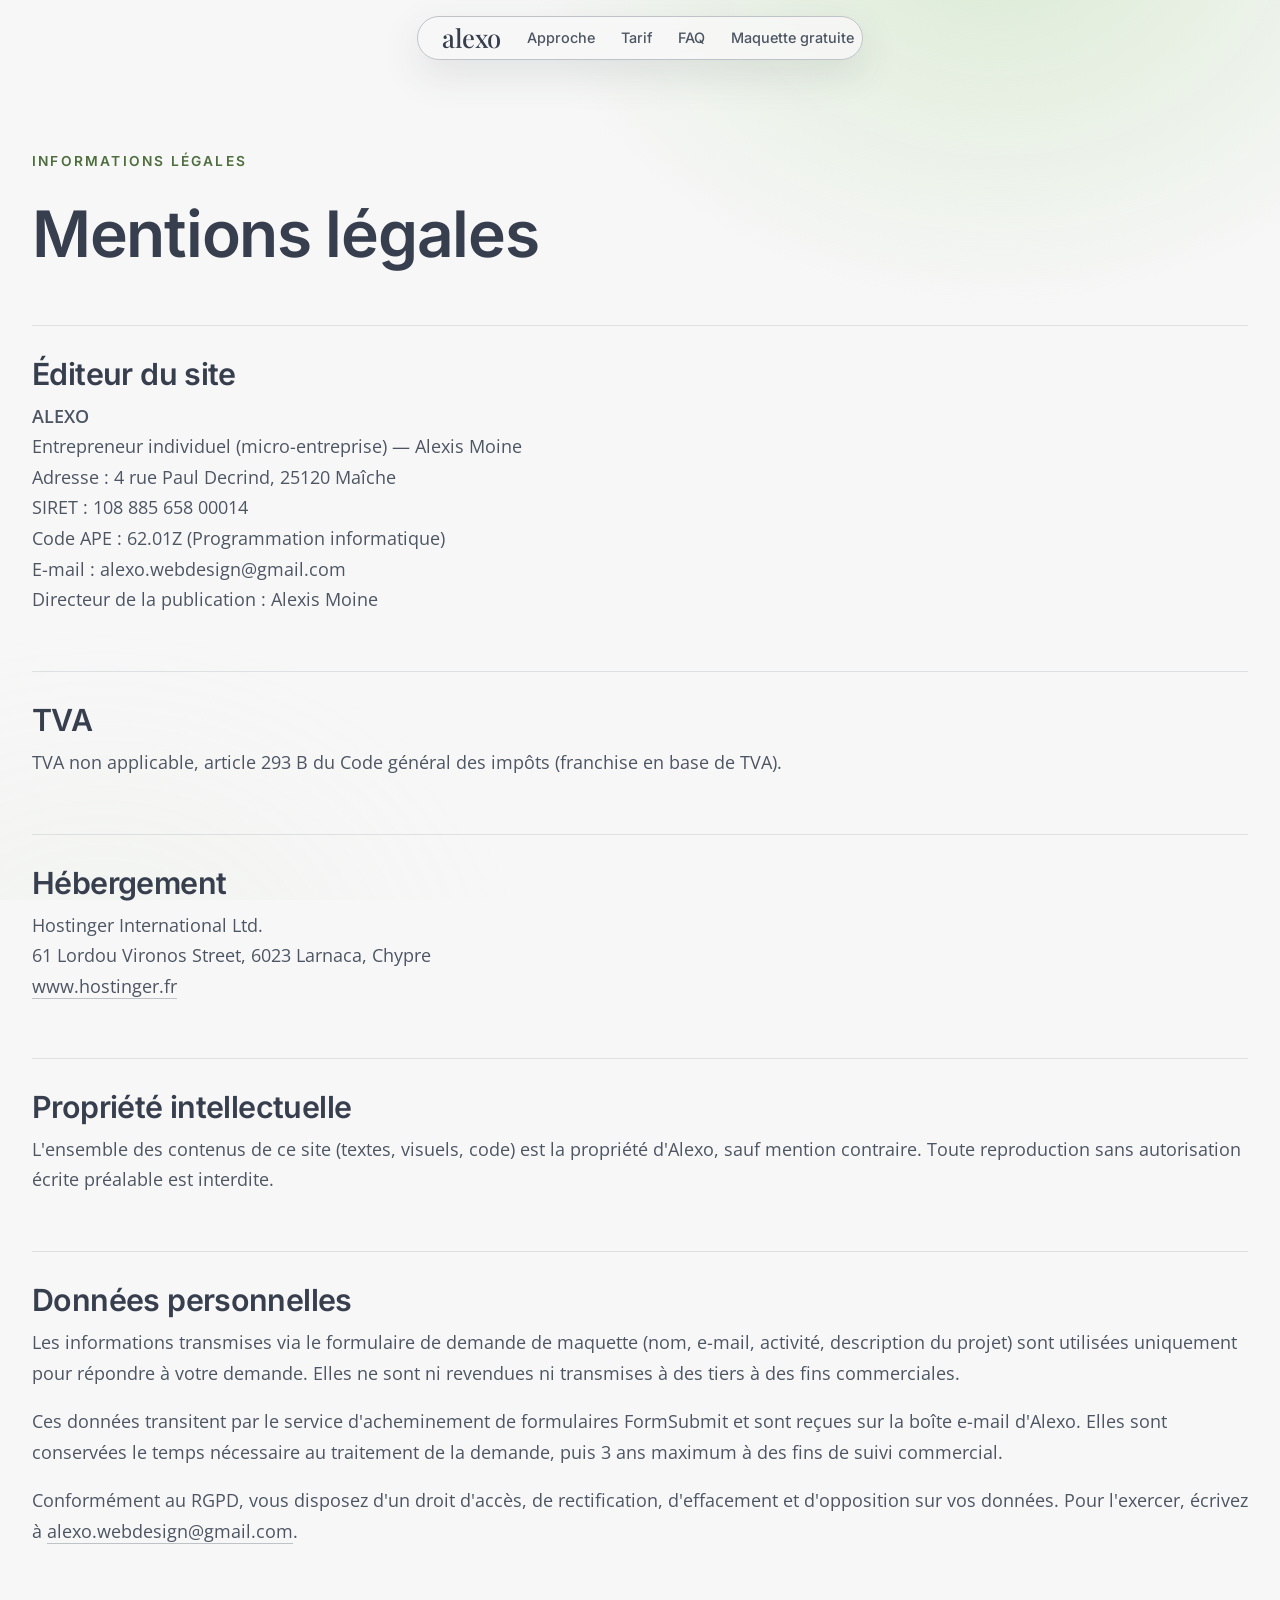
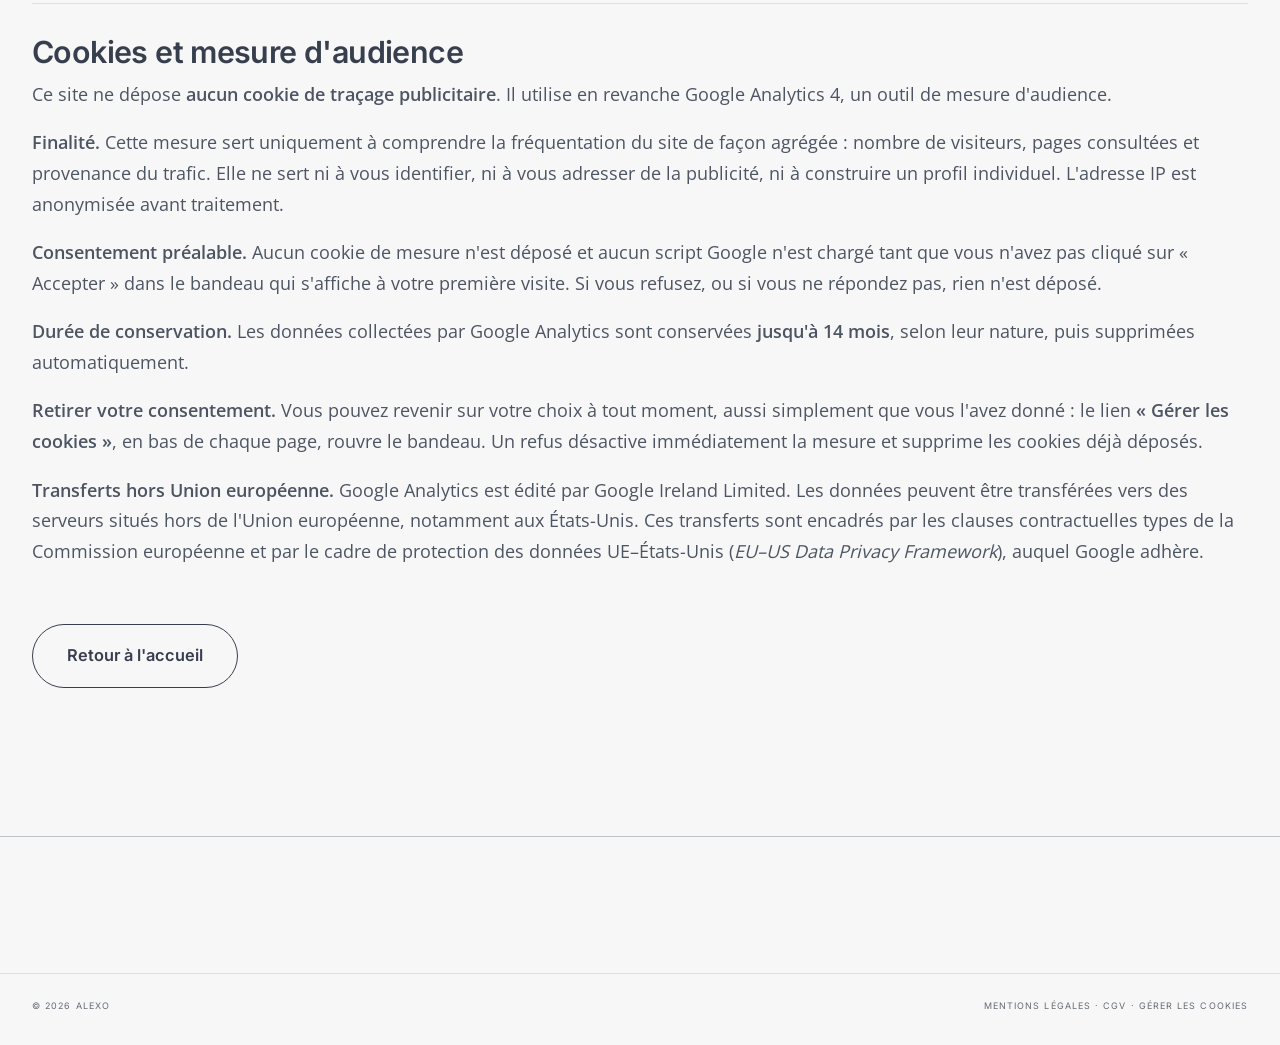
<file: mentions-legales.html>
<!doctype html>
<html lang="fr">
<head>
  <meta charset="utf-8" />
  <title>Mentions légales — Alexo</title>
  <meta name="viewport" content="width=device-width, initial-scale=1" />
  <meta name="description" content="Mentions légales et politique de confidentialité du site Alexo." />
  <link rel="icon" href="/favicon-v2.svg" type="image/svg+xml" />
  <link rel="icon" type="image/png" sizes="32x32" href="/assets/img/favicon-32.png" />
  <link rel="icon" type="image/png" sizes="512x512" href="/assets/img/icon-512.png" />
  <link rel="apple-touch-icon" href="/assets/img/apple-touch-icon.png" />

  <link rel="stylesheet" href="/assets/css/style.css?v=17" />
</head>
<body>

<header class="topbar topbar-lite">
  <div class="topbar-pill">
    <a class="brand" href="/">alexo</a>
    <nav class="nav" aria-label="Navigation principale">
      <a href="/#approche">Approche</a>
      <a href="/#tarif">Tarif</a>
      <a href="/#faq">FAQ</a>
      <a href="/#maquette">Maquette gratuite</a>
    </nav>
  </div>
</header>

<main class="section-pad legal">
  <div class="container legal-body">
    <p class="eyebrow">Informations légales</p>
    <h1>Mentions légales</h1>

    <h2>Éditeur du site</h2>
    <p>
      <b>ALEXO</b><br />
      Entrepreneur individuel (micro-entreprise) — Alexis Moine<br />
      Adresse : 4 rue Paul Decrind, 25120 Maîche<br />
      SIRET : 108 885 658 00014<br />
      Code APE : 62.01Z (Programmation informatique)<br />
      E-mail : alexo.webdesign@gmail.com<br />
      Directeur de la publication : Alexis Moine
    </p>

    <h2>TVA</h2>
    <p>TVA non applicable, article 293 B du Code général des impôts (franchise en base de TVA).</p>

    <h2>Hébergement</h2>
    <p>
      Hostinger International Ltd.<br />
      61 Lordou Vironos Street, 6023 Larnaca, Chypre<br />
      <a href="https://www.hostinger.fr">www.hostinger.fr</a>
    </p>

    <h2>Propriété intellectuelle</h2>
    <p>L'ensemble des contenus de ce site (textes, visuels, code) est la propriété d'Alexo, sauf mention contraire. Toute reproduction sans autorisation écrite préalable est interdite.</p>

    <h2>Données personnelles</h2>
    <p>Les informations transmises via le formulaire de demande de maquette (nom, e-mail, activité, description du projet) sont utilisées uniquement pour répondre à votre demande. Elles ne sont ni revendues ni transmises à des tiers à des fins commerciales.</p>
    <p>Ces données transitent par le service d'acheminement de formulaires FormSubmit et sont reçues sur la boîte e-mail d'Alexo. Elles sont conservées le temps nécessaire au traitement de la demande, puis 3 ans maximum à des fins de suivi commercial.</p>
    <p>Conformément au RGPD, vous disposez d'un droit d'accès, de rectification, d'effacement et d'opposition sur vos données. Pour l'exercer, écrivez à <a href="mailto:alexo.webdesign@gmail.com">alexo.webdesign@gmail.com</a>.</p>

    <h2>Cookies et mesure d'audience</h2>
    <p>Ce site ne dépose <b>aucun cookie de traçage publicitaire</b>. Il utilise en revanche Google Analytics 4, un outil de mesure d'audience.</p>

    <p><b>Finalité.</b> Cette mesure sert uniquement à comprendre la fréquentation du site de façon agrégée : nombre de visiteurs, pages consultées et provenance du trafic. Elle ne sert ni à vous identifier, ni à vous adresser de la publicité, ni à construire un profil individuel. L'adresse IP est anonymisée avant traitement.</p>

    <p><b>Consentement préalable.</b> Aucun cookie de mesure n'est déposé et aucun script Google n'est chargé tant que vous n'avez pas cliqué sur « Accepter » dans le bandeau qui s'affiche à votre première visite. Si vous refusez, ou si vous ne répondez pas, rien n'est déposé.</p>

    <p><b>Durée de conservation.</b> Les données collectées par Google Analytics sont conservées <b>jusqu'à 14 mois</b>, selon leur nature, puis supprimées automatiquement.</p>

    <p><b>Retirer votre consentement.</b> Vous pouvez revenir sur votre choix à tout moment, aussi simplement que vous l'avez donné : le lien <b>« Gérer les cookies »</b>, en bas de chaque page, rouvre le bandeau. Un refus désactive immédiatement la mesure et supprime les cookies déjà déposés.</p>

    <p><b>Transferts hors Union européenne.</b> Google Analytics est édité par Google Ireland Limited. Les données peuvent être transférées vers des serveurs situés hors de l'Union européenne, notamment aux États-Unis. Ces transferts sont encadrés par les clauses contractuelles types de la Commission européenne et par le cadre de protection des données UE–États-Unis (<i>EU–US Data Privacy Framework</i>), auquel Google adhère.</p>

    <p><a class="btn btn-ghost" href="/">Retour à l'accueil</a></p>
  </div>
</main>

<footer class="site-foot">
  <div class="container foot-bottom">
    <span>© 2026 Alexo</span>
    <span><a href="/mentions-legales.html">Mentions légales</a> · <a href="/cgv.html">CGV</a> · <a href="/#gerer-cookies">Gérer les cookies</a></span>
  </div>
</footer>

</body>
</html>
</file>
<file: assets/css/style.css>
/* ==========================================================================
   Alexo — Studio web

   Direction : fond clair, texte gris ardoise, vert pâle en accent.
   Toute la palette et les polices descendent des variables ci-dessous ;
   aucune couleur n'est écrite en dur ailleurs dans le fichier.

   NOTE SUR LES CONTRASTES — trois arbitrages imposés par le niveau AA :
   · Le vert pâle ne peut pas servir de couleur de texte sur fond clair
     (1,32:1). Il sert de REMPLISSAGE : boutons, pastilles, surlignage.
     Sur fond ardoise il devient lisible (7,57:1) et porte alors les titres.
   · Le gris clair ne peut pas servir de texte (1,66:1). Il reste réservé
     aux bordures et aux séparateurs, comme prévu.
   · Deux teintes dérivées comblent les manques : --accent-ink pour du vert
     lisible sur fond clair, --text-mute pour du texte secondaire.
   ========================================================================== */

/* ==========================================================================
   Polices — hébergées localement dans assets/fonts/ (RGPD : plus aucune
   requête vers fonts.googleapis.com / fonts.gstatic.com, qui transmettait
   l'IP des visiteurs à Google ; gain de performance en prime).

   Fichiers et découpage identiques à ce que sert l'API Google Fonts pour
   Inter, Open Sans et Playfair Display, restreints aux sous-ensembles
   « latin » et « latin-ext » (couvre le français en entier). Les blocs
   dupliquent volontairement la même URL sur plusieurs poids pour Inter et
   Open Sans : ce sont des polices variables, Google sert un seul fichier
   par sous-ensemble et laisse chaque @font-face cibler un poids précis.
   ========================================================================== */

/* latin-ext */
@font-face {
  font-family: 'Inter';
  font-style: normal;
  font-weight: 400;
  font-display: swap;
  src: url('../fonts/inter-latin-ext.woff2') format('woff2');
  unicode-range: U+0100-02BA, U+02BD-02C5, U+02C7-02CC, U+02CE-02D7, U+02DD-02FF, U+0304, U+0308, U+0329, U+1D00-1DBF, U+1E00-1E9F, U+1EF2-1EFF, U+2020, U+20A0-20AB, U+20AD-20C0, U+2113, U+2C60-2C7F, U+A720-A7FF;
}
/* latin */
@font-face {
  font-family: 'Inter';
  font-style: normal;
  font-weight: 400;
  font-display: swap;
  src: url('../fonts/inter-latin.woff2') format('woff2');
  unicode-range: U+0000-00FF, U+0131, U+0152-0153, U+02BB-02BC, U+02C6, U+02DA, U+02DC, U+0304, U+0308, U+0329, U+2000-206F, U+20AC, U+2122, U+2191, U+2193, U+2212, U+2215, U+FEFF, U+FFFD;
}
/* latin-ext */
@font-face {
  font-family: 'Inter';
  font-style: normal;
  font-weight: 500;
  font-display: swap;
  src: url('../fonts/inter-latin-ext.woff2') format('woff2');
  unicode-range: U+0100-02BA, U+02BD-02C5, U+02C7-02CC, U+02CE-02D7, U+02DD-02FF, U+0304, U+0308, U+0329, U+1D00-1DBF, U+1E00-1E9F, U+1EF2-1EFF, U+2020, U+20A0-20AB, U+20AD-20C0, U+2113, U+2C60-2C7F, U+A720-A7FF;
}
/* latin */
@font-face {
  font-family: 'Inter';
  font-style: normal;
  font-weight: 500;
  font-display: swap;
  src: url('../fonts/inter-latin.woff2') format('woff2');
  unicode-range: U+0000-00FF, U+0131, U+0152-0153, U+02BB-02BC, U+02C6, U+02DA, U+02DC, U+0304, U+0308, U+0329, U+2000-206F, U+20AC, U+2122, U+2191, U+2193, U+2212, U+2215, U+FEFF, U+FFFD;
}
/* latin-ext */
@font-face {
  font-family: 'Inter';
  font-style: normal;
  font-weight: 600;
  font-display: swap;
  src: url('../fonts/inter-latin-ext.woff2') format('woff2');
  unicode-range: U+0100-02BA, U+02BD-02C5, U+02C7-02CC, U+02CE-02D7, U+02DD-02FF, U+0304, U+0308, U+0329, U+1D00-1DBF, U+1E00-1E9F, U+1EF2-1EFF, U+2020, U+20A0-20AB, U+20AD-20C0, U+2113, U+2C60-2C7F, U+A720-A7FF;
}
/* latin */
@font-face {
  font-family: 'Inter';
  font-style: normal;
  font-weight: 600;
  font-display: swap;
  src: url('../fonts/inter-latin.woff2') format('woff2');
  unicode-range: U+0000-00FF, U+0131, U+0152-0153, U+02BB-02BC, U+02C6, U+02DA, U+02DC, U+0304, U+0308, U+0329, U+2000-206F, U+20AC, U+2122, U+2191, U+2193, U+2212, U+2215, U+FEFF, U+FFFD;
}
/* latin-ext */
@font-face {
  font-family: 'Inter';
  font-style: normal;
  font-weight: 700;
  font-display: swap;
  src: url('../fonts/inter-latin-ext.woff2') format('woff2');
  unicode-range: U+0100-02BA, U+02BD-02C5, U+02C7-02CC, U+02CE-02D7, U+02DD-02FF, U+0304, U+0308, U+0329, U+1D00-1DBF, U+1E00-1E9F, U+1EF2-1EFF, U+2020, U+20A0-20AB, U+20AD-20C0, U+2113, U+2C60-2C7F, U+A720-A7FF;
}
/* latin */
@font-face {
  font-family: 'Inter';
  font-style: normal;
  font-weight: 700;
  font-display: swap;
  src: url('../fonts/inter-latin.woff2') format('woff2');
  unicode-range: U+0000-00FF, U+0131, U+0152-0153, U+02BB-02BC, U+02C6, U+02DA, U+02DC, U+0304, U+0308, U+0329, U+2000-206F, U+20AC, U+2122, U+2191, U+2193, U+2212, U+2215, U+FEFF, U+FFFD;
}
/* latin-ext */
@font-face {
  font-family: 'Open Sans';
  font-style: normal;
  font-weight: 400;
  font-stretch: 100%;
  font-display: swap;
  src: url('../fonts/open-sans-latin-ext.woff2') format('woff2');
  unicode-range: U+0100-02BA, U+02BD-02C5, U+02C7-02CC, U+02CE-02D7, U+02DD-02FF, U+0304, U+0308, U+0329, U+1D00-1DBF, U+1E00-1E9F, U+1EF2-1EFF, U+2020, U+20A0-20AB, U+20AD-20C0, U+2113, U+2C60-2C7F, U+A720-A7FF;
}
/* latin */
@font-face {
  font-family: 'Open Sans';
  font-style: normal;
  font-weight: 400;
  font-stretch: 100%;
  font-display: swap;
  src: url('../fonts/open-sans-latin.woff2') format('woff2');
  unicode-range: U+0000-00FF, U+0131, U+0152-0153, U+02BB-02BC, U+02C6, U+02DA, U+02DC, U+0304, U+0308, U+0329, U+2000-206F, U+20AC, U+2122, U+2191, U+2193, U+2212, U+2215, U+FEFF, U+FFFD;
}
/* latin-ext */
@font-face {
  font-family: 'Open Sans';
  font-style: normal;
  font-weight: 600;
  font-stretch: 100%;
  font-display: swap;
  src: url('../fonts/open-sans-latin-ext.woff2') format('woff2');
  unicode-range: U+0100-02BA, U+02BD-02C5, U+02C7-02CC, U+02CE-02D7, U+02DD-02FF, U+0304, U+0308, U+0329, U+1D00-1DBF, U+1E00-1E9F, U+1EF2-1EFF, U+2020, U+20A0-20AB, U+20AD-20C0, U+2113, U+2C60-2C7F, U+A720-A7FF;
}
/* latin */
@font-face {
  font-family: 'Open Sans';
  font-style: normal;
  font-weight: 600;
  font-stretch: 100%;
  font-display: swap;
  src: url('../fonts/open-sans-latin.woff2') format('woff2');
  unicode-range: U+0000-00FF, U+0131, U+0152-0153, U+02BB-02BC, U+02C6, U+02DA, U+02DC, U+0304, U+0308, U+0329, U+2000-206F, U+20AC, U+2122, U+2191, U+2193, U+2212, U+2215, U+FEFF, U+FFFD;
}
/* latin-ext */
@font-face {
  font-family: 'Playfair Display';
  font-style: normal;
  font-weight: 500;
  font-display: swap;
  src: url('../fonts/playfair-display-latin-ext.woff2') format('woff2');
  unicode-range: U+0100-02BA, U+02BD-02C5, U+02C7-02CC, U+02CE-02D7, U+02DD-02FF, U+0304, U+0308, U+0329, U+1D00-1DBF, U+1E00-1E9F, U+1EF2-1EFF, U+2020, U+20A0-20AB, U+20AD-20C0, U+2113, U+2C60-2C7F, U+A720-A7FF;
}
/* latin */
@font-face {
  font-family: 'Playfair Display';
  font-style: normal;
  font-weight: 500;
  font-display: swap;
  src: url('../fonts/playfair-display-latin.woff2') format('woff2');
  unicode-range: U+0000-00FF, U+0131, U+0152-0153, U+02BB-02BC, U+02C6, U+02DA, U+02DC, U+0304, U+0308, U+0329, U+2000-206F, U+20AC, U+2122, U+2191, U+2193, U+2212, U+2215, U+FEFF, U+FFFD;
}
/* latin-ext */
@font-face {
  font-family: 'Playfair Display';
  font-style: normal;
  font-weight: 600;
  font-display: swap;
  src: url('../fonts/playfair-display-latin-ext.woff2') format('woff2');
  unicode-range: U+0100-02BA, U+02BD-02C5, U+02C7-02CC, U+02CE-02D7, U+02DD-02FF, U+0304, U+0308, U+0329, U+1D00-1DBF, U+1E00-1E9F, U+1EF2-1EFF, U+2020, U+20A0-20AB, U+20AD-20C0, U+2113, U+2C60-2C7F, U+A720-A7FF;
}
/* latin */
@font-face {
  font-family: 'Playfair Display';
  font-style: normal;
  font-weight: 600;
  font-display: swap;
  src: url('../fonts/playfair-display-latin.woff2') format('woff2');
  unicode-range: U+0000-00FF, U+0131, U+0152-0153, U+02BB-02BC, U+02C6, U+02DA, U+02DC, U+0304, U+0308, U+0329, U+2000-206F, U+20AC, U+2122, U+2191, U+2193, U+2212, U+2215, U+FEFF, U+FFFD;
}

:root {
  /* Palette imposée */
  --accent:      #c5e1b8;   /* Vert Pâle    — remplissage : boutons, pastilles */
  --slate:       #373e4d;   /* Gris Ardoise — texte et fonds sombres */
  --paper:       #f7f7f7;   /* Blanc Cassé  — fond clair principal */
  --line:        #bdc3c7;   /* Gris Clair   — bordures, séparateurs */
  --sand:        #e6dcd2;   /* Clair        — fond clair secondaire */

  /* Teintes dérivées, nécessaires pour tenir le niveau AA */
  --accent-ink:  #4e6e3e;   /* vert lisible sur fond clair — 5,41:1 */
  --text-mute:   #646c74;   /* texte secondaire sur fond clair — 4,98:1 */

  /* Rôles : le reste de la feuille n'utilise que ces noms-là. */
  --ink:         var(--paper);        /* fond de page */
  --ink-raised:  #ffffff;             /* surfaces au-dessus du fond */
  --chalk:       var(--slate);        /* texte principal — 10,0:1 */
  --chalk-dim:   #4d5563;             /* texte secondaire — 7,7:1 */
  --chalk-mute:  var(--text-mute);    /* légendes, sources — 4,98:1 */
  --green:       var(--accent-ink);   /* accents en texte */
  --green-dim:   var(--accent-ink);
  --green-raw:   197, 225, 184;
  --forest:      var(--accent);       /* pastilles d'icônes */

  --rule:        var(--line);
  --rule-soft:   rgba(55, 62, 77, .12);
  --glow:        rgba(var(--green-raw), .55);
  --veil:        rgba(247, 247, 247, .86);
  --danger:      #a4342a;             /* erreur lisible sur fond clair — 6,3:1 */
  --status:      var(--accent-ink);
  --shadow:      0 14px 40px rgba(55, 62, 77, .12);

  /* Polices */
  --font-display: "Inter", "Helvetica Neue", Arial, sans-serif;      /* titres */
  --font-body:    "Open Sans", "Segoe UI", Helvetica, Arial, sans-serif;
  --font-mono:    "Inter", "Helvetica Neue", Arial, sans-serif;      /* labels */
  --font-accent:  "Playfair Display", Georgia, serif;                /* moments choisis */

  --container: 1440px;
  --ease: cubic-bezier(.16, 1, .3, 1);
}

* { box-sizing: border-box; }
html { scroll-behavior: smooth; }

body {
  margin: 0;
  background: var(--ink);
  color: var(--chalk);
  font-family: var(--font-body);
  font-size: 18px;
  line-height: 1.7;
  -webkit-font-smoothing: antialiased;
}

::selection { background: var(--green); color: var(--ink); }

/* ---------- typographie ---------- */
h1, h2 {
  font-family: var(--font-display);
  color: var(--chalk);
  font-weight: 600;
  line-height: 1.08;
  letter-spacing: -0.02em;
  margin: 0 0 .34em;
  text-wrap: balance;
}
h1 { font-size: clamp(2.4rem, 5.4vw, 4rem); }
h2 { font-size: clamp(1.9rem, 3.6vw, 2.9rem); }

h3 {
  font-family: var(--font-display);
  font-size: 1.12rem;
  font-weight: 600;
  color: var(--chalk);
  letter-spacing: -0.005em;
  margin: 0 0 .5em;
}

h1 em, h2 em {
  font-style: normal;
  color: var(--chalk);
  background: var(--accent);
  box-decoration-break: clone;
  -webkit-box-decoration-break: clone;
  padding: .06em .22em;
  border-radius: 4px;
}

p { margin: 0 0 1em; color: var(--chalk-dim); }

a { color: inherit; text-decoration: none; }

.container {
  max-width: var(--container);
  margin: 0 auto;
  padding: 0 32px;
}

/* Label mono : la signature typographique du site */
.eyebrow {
  font-family: var(--font-display);
  font-size: .86rem;
  font-weight: 600;
  letter-spacing: .16em;
  text-transform: uppercase;
  color: var(--green-dim);
  margin: 0 0 26px;
}

.brand {
  font-family: var(--font-accent);
  font-weight: 500;
  font-size: 1.6rem;
  letter-spacing: -0.02em;
  color: var(--chalk);
  line-height: 1;
}

/* ---------- boutons ---------- */
.btn {
  display: inline-flex;
  align-items: center;
  justify-content: center;
  padding: 17px 34px;
  font-family: var(--font-display);
  font-size: 1.02rem;
  font-weight: 600;
  letter-spacing: 0;
  border: 1px solid var(--slate);
  border-radius: 999px;
  cursor: pointer;
  position: relative;
  overflow: hidden;
  isolation: isolate;
  transition: color .35s ease;
}
.btn::before {
  content: "";
  position: absolute;
  inset: 0;
  z-index: -1;
  transform: scaleY(0);
  transform-origin: bottom;
  transition: transform .45s var(--ease);
}
.btn:hover::before { transform: scaleY(1); }

.btn-solid { background: var(--accent); border-color: var(--accent); color: var(--slate); }
.btn-solid::before { background: var(--slate); }
.btn-solid:hover { color: var(--paper); }

.btn-ghost { background: transparent; color: var(--chalk); }
.btn-ghost::before { background: var(--accent); }
.btn-ghost:hover { color: var(--slate); }

.btn-line {
  border: none;
  border-radius: 0;
  padding: 8px 0;
  border-bottom: 1px solid var(--chalk);
}
.btn-line::before { display: none; }
.btn-line:hover { color: var(--chalk-dim); border-color: var(--chalk-dim); }

.magnetic {
  transform: translate(var(--mx, 0), var(--my, 0));
  transition: transform .4s var(--ease), color .35s ease;
}

/* ---------- barre de navigation flottante ---------- */
/* La barre est fixe et centrée : une pilule qui survole le contenu et reste
   accessible pendant tout le défilement. Le conteneur laisse passer les clics
   à côté de la pilule, sinon il masquerait toute la largeur de l'écran. */
.topbar {
  position: fixed;
  top: 16px;
  left: 0;
  right: 0;
  z-index: 100;
  display: flex;
  justify-content: center;
  padding: 0 16px;
  pointer-events: none;
}
.topbar-pill {
  pointer-events: auto;
  display: flex;
  align-items: center;
  gap: 26px;
  max-width: 100%;
  padding: 8px 8px 8px 24px;
  background: var(--veil);
  backdrop-filter: blur(16px) saturate(140%);
  border: 1px solid var(--rule);
  border-radius: 999px;
  box-shadow: var(--shadow);
}
.nav { display: flex; gap: 26px; }
.nav a {
  font-family: var(--font-display);
  font-size: .9rem;
  font-weight: 500;
  letter-spacing: 0;
  color: var(--chalk-dim);
  transition: color .3s ease;
  white-space: nowrap;
}
.nav a:hover { color: var(--green); }
.nav-cta { padding: 11px 22px; font-size: .88rem; white-space: nowrap; }

.burger {
  display: none;
  flex-direction: column;
  justify-content: center;
  gap: 5px;
  width: 34px;
  height: 34px;
  background: none;
  border: none;
  cursor: pointer;
}
.burger span { display: block; height: 1px; background: var(--chalk); }

.mobile-menu {
  pointer-events: auto;
  display: none;
  position: absolute;
  top: calc(100% + 10px);
  left: 16px;
  right: 16px;
  flex-direction: column;
  padding: 8px 24px 18px;
  background: var(--veil);
  backdrop-filter: blur(16px) saturate(140%);
  border: 1px solid var(--rule);
  border-radius: 26px;
  box-shadow: 0 14px 44px rgba(0, 0, 0, .5);
}
.mobile-menu a {
  padding: 14px 0;
  font-family: var(--font-mono);
  font-size: .7rem;
  letter-spacing: .1em;
  text-transform: uppercase;
  border-top: 1px solid var(--rule-soft);
}
.mobile-menu a:first-child { border-top: none; }
.mobile-menu.open { display: flex; }

@media (max-width: 980px) {
  .nav, .nav-cta { display: none; }
  .burger { display: flex; }
  .topbar-pill { gap: 18px; padding: 6px 6px 6px 20px; }

  /* Pages secondaires : pas de burger, les liens restent affichés. */
  .topbar-lite .topbar-pill { flex-wrap: wrap; justify-content: center; padding: 10px 20px; gap: 8px 16px; }
  .topbar-lite .nav { display: flex; flex-wrap: wrap; justify-content: center; gap: 8px 16px; }
  .topbar-lite .nav a { font-size: .58rem; }
}

/* ---------- indicateur de disponibilité ---------- */
.status {
  display: inline-flex;
  align-items: center;
  gap: 10px;
  margin: -14px 0 24px;
  padding: 7px 16px 7px 13px;
  border: 1px solid var(--rule);
  border-radius: 999px;
  font-family: var(--font-mono);
  font-size: .6rem;
  letter-spacing: .1em;
  text-transform: uppercase;
  color: var(--chalk-dim);
}
.status-dot {
  width: 8px;
  height: 8px;
  flex: none;
  border-radius: 50%;
  background: var(--status);
  box-shadow: 0 0 0 0 rgba(var(--green-raw), .55);
  animation: pulse 2.4s ease-out infinite;
}
@keyframes pulse {
  70%  { box-shadow: 0 0 0 9px rgba(var(--green-raw), 0); }
  100% { box-shadow: 0 0 0 0 rgba(var(--green-raw), 0); }
}

/* ---------- hero ---------- */
/* Hero statique : titre, sous-titre, appel à l'action, réassurance.
   L'ancienne version portait un canvas animé, une fenêtre de navigateur
   inclinable et une révélation ligne par ligne ; tout cela a été retiré. */
.hero {
  position: relative;
  padding: 190px 0 96px;
  overflow: hidden;
}
.hero::before {
  content: "";
  position: absolute;
  top: -30%;
  left: 50%;
  transform: translateX(-50%);
  width: min(1200px, 92vw);
  aspect-ratio: 1;
  background: radial-gradient(circle, var(--glow) 0%, transparent 66%);
  pointer-events: none;
  z-index: 0;
}
.hero-inner {
  position: relative;
  z-index: 1;
  display: flex;
  flex-direction: column;
  align-items: center;
  text-align: center;
}
.hero h1 { max-width: 22ch; color: var(--chalk); }
/* Les mots forts de la phrase, et eux seuls, passent en vert. */
.hero h1 em { font-style: normal; color: var(--green); }
.hero-sub {
  max-width: 56ch;
  font-size: clamp(1.1rem, 1.5vw, 1.35rem);
  line-height: 1.6;
  color: var(--chalk-dim);
}
.hero-cta { display: flex; gap: 14px; flex-wrap: wrap; justify-content: center; margin-top: 34px; }

/* ---------- réassurance ---------- */
.trust-row {
  display: flex;
  flex-wrap: wrap;
  justify-content: center;
  gap: 12px;
  list-style: none;
  margin: 56px 0 0;
  padding: 0;
}
.trust-badge {
  display: inline-flex;
  align-items: center;
  gap: 10px;
  padding: 12px 20px 12px 16px;
  border: 1px solid var(--rule);
  border-radius: 999px;
  background: var(--ink-raised);
  font-family: var(--font-display);
  font-size: .9rem;
  font-weight: 500;
  letter-spacing: 0;
  text-transform: none;
  color: var(--chalk-dim);
  text-align: left;
}
.trust-badge svg {
  width: 15px;
  height: 15px;
  flex: none;
  fill: none;
  stroke: var(--accent-ink);
  stroke-width: 2;
  stroke-linecap: round;
  stroke-linejoin: round;
}

@media (max-width: 760px) {
  .hero { padding: 150px 0 72px; }
  .trust-badge { font-size: .56rem; padding: 9px 14px 9px 12px; }
}

/* ---------- diagramme « pas seulement du design » ---------- */
.node-grid {
  display: grid;
  grid-template-columns: repeat(3, 1fr);
  gap: 1px;
  list-style: none;
  margin: 0;
  padding: 0;
  background: var(--rule-soft);   /* les interstices dessinent la grille */
  border: 1px solid var(--rule-soft);
}
.node {
  background: var(--ink);
  padding: 40px 34px 44px;
  display: flex;
  flex-direction: column;
  gap: 4px;
}
.node-icon {
  display: grid;
  place-items: center;
  width: 44px;
  height: 44px;
  margin-bottom: 22px;
  border-radius: 12px;
  background: var(--accent);
  border: none;
}
.node-icon svg {
  width: 21px;
  height: 21px;
  fill: none;
  stroke: var(--slate);
  stroke-width: 1.7;
  stroke-linecap: round;
  stroke-linejoin: round;
}
.node h3 { color: var(--chalk); margin-bottom: .35em; }
.node p { margin: 0; font-size: .94rem; }

@media (max-width: 1000px) { .node-grid { grid-template-columns: repeat(2, 1fr); } }
@media (max-width: 640px)  { .node-grid { grid-template-columns: 1fr; } .node { padding: 32px 26px 34px; } }

/* Appel à l'action en fin de section */
/* Playfair Display, réservé aux moments d'accent : une phrase d'ouverture
   de section, jamais du texte courant. */
.lead-accent {
  font-family: var(--font-accent);
  font-weight: 500;
  font-size: clamp(1.25rem, 2.2vw, 1.5rem);
  line-height: 1.4;
  color: var(--chalk);
  margin: 0 0 .7em;
}

.section-cta { margin-top: 56px; display: flex; justify-content: center; }

/* Jalon de temps sous chaque étape du déroulé */
.step-when {
  margin: 8px 0 0;
  font-family: var(--font-mono);
  font-size: .56rem;
  letter-spacing: .14em;
  text-transform: uppercase;
  color: var(--green-dim);
}

/* ---------- structure des sections ---------- */
.section-pad { padding: 130px 0; border-top: 1px solid var(--rule-soft); }
.section-head { margin-bottom: 72px; }

/* ---------- approche : cartes détachées ---------- */
.value-grid {
  display: grid;
  grid-template-columns: repeat(4, 1fr);
  gap: 20px;
}
.value-card {
  background: var(--ink-raised);
  border: 1px solid var(--rule);
  border-radius: 16px;
  padding: 34px 28px 36px;
  position: relative;
  overflow: hidden;
  /* Le survol soulève la carte, éclaircit sa bordure et fait courir un liseré
     vert en haut : trois signaux discrets plutôt qu'un effet appuyé. */
  transition: transform .35s var(--ease), box-shadow .35s ease, border-color .35s ease;
}
.value-card::before {
  content: "";
  position: absolute;
  inset: 0 0 auto;
  height: 3px;
  background: var(--accent);
  transform: scaleX(0);
  transform-origin: left;
  transition: transform .4s var(--ease);
}
.value-card:hover {
  transform: translateY(-6px);
  box-shadow: var(--shadow);
  border-color: var(--accent-ink);
}
.value-card:hover::before { transform: scaleX(1); }
.value-card h3 { margin-bottom: .5em; }
.value-card p { margin: 0; font-size: .98rem; }

@media (max-width: 1100px) { .value-grid { grid-template-columns: repeat(2, 1fr); } }
@media (max-width: 620px)  { .value-grid { grid-template-columns: 1fr; } }
@media (prefers-reduced-motion: reduce) {
  .value-card, .value-card::before { transition: none; }
  .value-card:hover { transform: none; }
}

/* ---------- qui je suis ---------- */
/* Portrait rond et compact, texte dessous : une colonne centrée au lieu de
   l'ancienne mise en page à deux colonnes. */
.about-grid {
  display: flex;
  flex-direction: column;
  align-items: center;
  text-align: center;
  gap: 24px;
  max-width: 60ch;
  margin: 0 auto;
}
.about-portrait { display: flex; flex-direction: column; align-items: center; gap: 14px; }
.portrait-frame {
  width: 148px;
  height: 148px;
  border-radius: 50%;
  overflow: hidden;
  border: 3px solid var(--accent);
  background: var(--sand);
  display: grid;
  place-items: center;
}
.portrait-frame img { width: 100%; height: 100%; object-fit: cover; object-position: 50% 26%; display: block; }
.portrait-initial { font-family: var(--font-accent); font-size: 3.4rem; color: var(--chalk-mute); }
.portrait-cap {
  margin: 0;
  font-family: var(--font-display);
  font-size: .84rem;
  font-weight: 600;
  color: var(--chalk-mute);
}
.about p { margin: 0 0 .9em; }
.about p:last-child { margin-bottom: 0; }

/* ---------- galerie de réalisations ---------- */
/* Carrousel 3D : les cartes pivotent selon leur distance au centre du rail */
/* La galerie déborde volontairement du conteneur, mais ses cartes doivent
   démarrer sur la même verticale que le reste du contenu : le retrait suit
   donc la largeur du conteneur. `safe center` recentre les cartes quand
   elles tiennent dans la largeur, sans rendre le début inaccessible quand
   elles débordent. */
.work-rail {
  display: flex;
  justify-content: safe center;
  gap: 32px;
  overflow-x: auto;
  padding-block: 40px 48px;
  padding-inline: max(32px, calc((100% - var(--container)) / 2 + 32px));
  scroll-snap-type: x mandatory;
  cursor: grab;
  scrollbar-width: none;
  perspective: 1600px;
  perspective-origin: 50% 50%;
}
.work-rail::-webkit-scrollbar { display: none; }
.work-rail.dragging { cursor: grabbing; scroll-snap-type: none; }

.work-card {
  flex: 0 0 clamp(280px, 34vw, 400px);
  scroll-snap-align: center;
  user-select: none;
  transform-style: preserve-3d;
  /* --rot et --depth sont pilotés par le JS au fil du défilement */
  transform: rotateY(var(--rot, 0deg)) translateZ(var(--depth, 0px));
  transition: transform .35s linear;
}
.wc-screen {
  position: relative;
  border: 1px solid var(--rule);
  background: var(--ink-raised);
  aspect-ratio: 4 / 3;
  display: flex;
  flex-direction: column;
  overflow: hidden;
  transform-style: preserve-3d;
  transition: transform .5s var(--ease), border-color .6s ease;
}
.work-card:hover .wc-screen { border-color: var(--chalk-dim); }

/* Barre de navigateur au-dessus de la capture */
.wc-bar {
  display: flex;
  align-items: center;
  gap: 6px;
  padding: 10px 14px;
  border-bottom: 1px solid var(--rule-soft);
  background: var(--ink);
}
.wc-bar i { width: 5px; height: 5px; border-radius: 50%; background: var(--chalk-mute); }
.wc-url {
  margin-left: 10px;
  font-family: var(--font-mono);
  font-size: .54rem;
  letter-spacing: .08em;
  color: var(--chalk-mute);
}

.wc-screen img {
  flex: 1;
  width: 100%;
  min-height: 0;
  object-fit: cover;
  object-position: top center;
  display: block;
  filter: saturate(.94);
  transition: transform .7s var(--ease), filter .5s ease;
}
.work-card:hover .wc-screen img { transform: scale(1.035); filter: saturate(1); }

/* Pastille « Voir le site », révélée au survol */
.wc-open {
  position: absolute;
  left: 50%;
  bottom: 20px;
  transform: translate(-50%, 14px) translateZ(40px);
  padding: 10px 22px;
  border-radius: 999px;
  background: var(--chalk);
  color: var(--ink);
  font-family: var(--font-mono);
  font-size: .58rem;
  letter-spacing: .14em;
  text-transform: uppercase;
  opacity: 0;
  transition: opacity .4s ease, transform .5s var(--ease);
  pointer-events: none;
}
.work-card:hover .wc-open { opacity: 1; transform: translate(-50%, 0) translateZ(40px); }

.wc-meta { padding-top: 22px; }
.wc-meta h3 { margin-bottom: 8px; color: var(--chalk); }
.wc-meta p { margin: 0; font-size: .9rem; }

.work-note {
  margin: 0;
  font-family: var(--font-mono);
  font-size: .62rem;
  letter-spacing: .12em;
  text-transform: uppercase;
  color: var(--chalk-mute);
}

/* ---------- chiffres ---------- */
.stat-grid {
  display: grid;
  grid-template-columns: repeat(4, 1fr);
  border-top: 1px solid var(--rule-soft);
}
.stat {
  padding: 44px 32px 44px 0;
  display: flex;
  flex-direction: column;
  gap: 16px;
  border-bottom: 1px solid var(--rule-soft);
}
.stat + .stat { padding-left: 32px; border-left: 1px solid var(--rule-soft); }
.stat-num {
  font-family: var(--font-display);
  font-weight: 400;
  font-size: clamp(3rem, 4.6vw, 4.4rem);
  line-height: .9;
  letter-spacing: -0.02em;
  font-variant-numeric: tabular-nums;
  color: var(--chalk);
}
.stat p { margin: 0; font-size: .92rem; }
.stat cite {
  margin-top: auto;
  font-family: var(--font-mono);
  font-style: normal;
  font-size: .56rem;
  letter-spacing: .1em;
  text-transform: uppercase;
  color: var(--chalk-mute);
  line-height: 1.7;
}
.stat-note {
  margin: 28px 0 0;
  font-family: var(--font-mono);
  font-size: .58rem;
  letter-spacing: .1em;
  text-transform: uppercase;
  color: var(--chalk-mute);
}

@media (max-width: 1000px) { .stat-grid { grid-template-columns: repeat(2, 1fr); } }
@media (max-width: 600px) {
  .stat-grid { grid-template-columns: 1fr; }
  .stat, .stat + .stat { padding: 32px 0; border-left: none; }
}

/* ---------- déroulé : frise verticale en zigzag ---------- */
/* Une ligne centrale, les étapes alternées de part et d'autre, et une pastille
   numérotée posée sur la ligne. Chaque étape apparaît à son tour au
   défilement plutôt que d'être visible d'emblée. */
.timeline {
  position: relative;
  list-style: none;
  margin: 0 auto;
  padding: 0;
  max-width: 1000px;
}
/* La ligne qui relie les étapes */
.timeline::before {
  content: "";
  position: absolute;
  top: 0;
  bottom: 0;
  left: 50%;
  width: 2px;
  margin-left: -1px;
  background: var(--rule);
}

.tl-step {
  position: relative;
  width: 50%;
  padding: 0 56px 56px 0;
  text-align: right;
}
.tl-step:nth-child(even) {
  margin-left: 50%;
  padding: 0 0 56px 56px;
  text-align: left;
}
.tl-step:last-child { padding-bottom: 0; }

/* Pastille numérotée, centrée sur la ligne */
.tl-num {
  position: absolute;
  top: 0;
  right: -25px;
  width: 50px;
  height: 50px;
  display: grid;
  place-items: center;
  border-radius: 50%;
  background: var(--accent);
  color: var(--slate);
  font-family: var(--font-display);
  font-size: 1.05rem;
  font-weight: 600;
  box-shadow: 0 0 0 6px var(--ink);
}
.tl-step:nth-child(even) .tl-num { right: auto; left: -25px; }

.tl-step h3 { margin: 6px 0 .4em; }
.tl-step p { margin: 0; font-size: .98rem; }

/* Apparition progressive : chaque étape glisse depuis son côté. */
.tl-step {
  opacity: 0;
  transform: translateY(26px);
  transition: opacity .7s var(--ease), transform .7s var(--ease);
}
.tl-step.in-view { opacity: 1; transform: none; }

@media (max-width: 760px) {
  .timeline::before { left: 25px; }
  .tl-step,
  .tl-step:nth-child(even) {
    width: 100%;
    margin-left: 0;
    padding: 0 0 44px 68px;
    text-align: left;
  }
  .tl-num,
  .tl-step:nth-child(even) .tl-num { left: 0; right: auto; width: 44px; height: 44px; }
}

@media (prefers-reduced-motion: reduce) {
  .tl-step { opacity: 1; transform: none; transition: none; }
}

/* ---------- citation du fondateur ---------- */
/* La citation vit maintenant dans la colonne de texte de « Qui je suis »,
   sous la bio : elle prolonge le propos au lieu d'ouvrir une section. */
.pull-quote {
  margin: 44px 0 0;
  padding-top: 34px;
  border-top: 1px solid var(--rule-soft);
}
.pull-quote blockquote { margin: 0; position: relative; }
.pull-quote blockquote::before {
  content: "\201C";
  position: absolute;
  top: -.34em;
  left: -.52em;
  font-family: var(--font-display);
  font-size: 5rem;
  line-height: 1;
  color: var(--rule);
  pointer-events: none;
}
.pull-quote blockquote p {
  margin: 0;
  font-family: var(--font-display);
  font-size: clamp(1.6rem, 2.6vw, 2.3rem);
  line-height: 1.14;
  letter-spacing: -0.015em;
  color: var(--green);
  text-wrap: balance;
}
.pull-quote figcaption {
  margin-top: 26px;
  font-family: var(--font-mono);
  font-size: .6rem;
  letter-spacing: .16em;
  text-transform: uppercase;
  color: var(--chalk-mute);
}
@media (max-width: 700px) {
  .pull-quote { max-width: none; }
  .pull-quote blockquote::before { font-size: 3.4rem; left: -.28em; }
}

/* ---------- questions fréquentes ---------- */
.faq-list { border-top: 1px solid var(--rule-soft); }

.faq-item { border-bottom: 1px solid var(--rule-soft); }

.faq-item summary {
  display: flex;
  align-items: baseline;
  justify-content: space-between;
  gap: 28px;
  padding: 26px 0;
  font-size: 1.06rem;
  color: var(--chalk);
  cursor: pointer;
  list-style: none;              /* retire le triangle par défaut */
  transition: color .3s ease;
}
.faq-item summary::-webkit-details-marker { display: none; }
.faq-item summary:hover { color: var(--chalk-dim); }

/* Indicateur + / − dessiné en CSS, pour rester dans la charte mono */
.faq-item summary::after {
  content: "+";
  flex: none;
  font-family: var(--font-mono);
  font-size: 1.1rem;
  line-height: 1;
  color: var(--chalk-mute);
  transition: transform .35s var(--ease), color .3s ease;
}
.faq-item[open] summary::after {
  content: "−";
  color: var(--chalk);
}
.faq-item summary:focus-visible {
  outline: 2px solid var(--chalk);
  outline-offset: 4px;
}

.faq-answer { padding: 0 0 28px; }
.faq-answer p { margin: 0 0 .9em; color: var(--chalk-dim); }
.faq-answer p:last-child { margin-bottom: 0; }

@media (max-width: 640px) {
  .faq-item summary { padding: 22px 0; font-size: 1rem; gap: 18px; }
  .faq-answer { padding-bottom: 24px; }
}

/* ---------- tarif ---------- */
.price-card { display: flex; flex-direction: column; }
.price-card .price-cta { margin-top: auto; }

.price-card {
  border: 1px solid var(--rule);
  padding: 52px;
}
.price-top {
  display: flex;
  justify-content: space-between;
  align-items: flex-end;
  gap: 24px;
  padding-bottom: 30px;
  margin-bottom: 8px;
  border-bottom: 1px solid var(--rule-soft);
}
.price-top h3 {
  font-family: var(--font-mono);
  font-size: .68rem;
  letter-spacing: .16em;
  text-transform: uppercase;
  color: var(--chalk-mute);
  margin: 0;
}
.price-amount { text-align: right; }
.price-note {
  font-family: var(--font-mono);
  font-size: .56rem;
  letter-spacing: .12em;
  text-transform: uppercase;
  color: var(--chalk-mute);
}
.price-list { list-style: none; margin: 0 0 8px; padding: 0; }
.price-list li {
  padding: 15px 0;
  border-bottom: 1px solid var(--rule-soft);
  font-size: .94rem;
  color: var(--chalk-dim);
  display: flex;
  gap: 16px;
}
.price-list li::before {
  content: "";
  flex: 0 0 auto;
  width: 14px;
  height: 1px;
  margin-top: .82em;
  background: var(--chalk-mute);
}
.price-terms {
  margin: 0;
  padding: 26px 0 32px;
  font-size: .85rem;
  color: var(--chalk-mute);
}
.price-terms b { color: var(--chalk-dim); font-weight: 500; }
.price-cta { width: 100%; }

@media (max-width: 640px) { .price-card { padding: 32px 24px; } }

/* Carte tarif unique (sans .price-grid) : laissée libre, elle s'étire sur toute
   la largeur du conteneur et l'en-tête comme le bouton deviennent des barres
   de 1200 px. On la ramène à une largeur de lecture, centrée. */
.price-card-solo { max-width: 760px; margin-inline: auto; }

/* Sous 560 px, le nom et la mention « devis gratuit » se partagent une ligne
   trop étroite et se cassent chacun sur deux lignes : on empile. */
@media (max-width: 560px) {
  .price-card-solo .price-top { flex-direction: column; align-items: flex-start; gap: 10px; }
  .price-card-solo .price-amount { text-align: left; }
}

/* ---------- maquette gratuite ---------- */
.lead-grid {
  display: grid;
  grid-template-columns: .85fr 1.15fr;
  gap: 72px;
  align-items: start;
}
.form { display: flex; flex-direction: column; gap: 22px; }
.form-row { display: grid; grid-template-columns: 1fr 1fr; gap: 22px; }
label {
  display: block;
  font-family: var(--font-mono);
  font-size: .58rem;
  letter-spacing: .16em;
  text-transform: uppercase;
  color: var(--chalk-mute);
  margin-bottom: 10px;
}
input, textarea {
  width: 100%;
  padding: 13px 0;
  border: none;
  border-bottom: 1px solid var(--rule);
  background: transparent;
  font-family: var(--font-body);
  font-size: .96rem;
  color: var(--chalk);
  transition: border-color .35s ease;
}
input::placeholder, textarea::placeholder { color: var(--chalk-mute); opacity: .6; }
input:focus, textarea:focus { outline: none; border-color: var(--chalk); }
textarea { min-height: 110px; resize: vertical; }

.form .btn { align-self: flex-start; margin-top: 10px; }
.form-note {
  font-family: var(--font-mono);
  font-size: .6rem;
  letter-spacing: .1em;
  text-transform: uppercase;
  color: var(--chalk-mute);
  min-height: 1.2em;
  margin: 0;
}
.form-note.success { color: var(--chalk); }
.form-note.error { color: var(--danger); }

@media (max-width: 900px) {
  .lead-grid { grid-template-columns: 1fr; gap: 48px; }
  .form-row { grid-template-columns: 1fr; }
}

/* ---------- pages légales / 404 ---------- */
.legal { border-top: none; padding-top: 150px; }   /* dégage la barre fixe */

/* Les pages secondaires n'ont pas le hero et se retrouvaient sur un aplat.
   Deux halos violets très diffus leur rendent la profondeur de l'accueil,
   sans jamais passer sous un texte à contraste critique : ils restent en
   fond de page, derrière le contenu. */
.legal::before {
  content: "";
  position: fixed;
  inset: 0;
  z-index: -1;
  pointer-events: none;
  background:
    radial-gradient(60vw 48vw at 78% -8%, var(--glow) 0%, transparent 62%),
    radial-gradient(52vw 42vw at 8% 108%, rgba(var(--green-raw), .09) 0%, transparent 64%);
}
.legal-body h2 {
  font-size: clamp(1.4rem, 2.4vw, 1.9rem);
  margin-top: 56px;
  padding-top: 32px;
  border-top: 1px solid var(--rule-soft);
}
/* Sous-articles des CGV : hiérarchie visible sous les h2, sans filet ni
   la taille d'un titre de section. */
.legal-body h3 {
  margin: 34px 0 12px;
  font-family: var(--font-mono);
  font-size: .72rem;
  font-weight: 400;
  letter-spacing: .1em;
  text-transform: uppercase;
  color: var(--green);
}

.legal-body a { border-bottom: 1px solid var(--rule); }
.legal-body a:hover { border-color: var(--chalk); }
.legal-body ul { padding-left: 20px; color: var(--chalk-dim); }
.legal-body li { margin-bottom: 10px; }
.legal-body .btn { margin-top: 40px; border-bottom: 1px solid var(--chalk); }
.legal-date {
  font-family: var(--font-mono);
  font-size: .6rem;
  letter-spacing: .12em;
  text-transform: uppercase;
  color: var(--chalk-mute);
}

/* ---------- pied de page classique ----------
   Conservé tel quel : c'est le pied des pages secondaires (mentions
   légales, CGV, 404). L'accueil utilise le pied cinématique plus bas. */
.site-foot { border-top: 1px solid var(--rule); padding: 72px 0 32px; }
.foot-bottom {
  display: flex;
  justify-content: space-between;
  gap: 20px;
  flex-wrap: wrap;
  margin-top: 64px;
  padding-top: 24px;
  border-top: 1px solid var(--rule-soft);
  font-family: var(--font-mono);
  font-size: .56rem;
  letter-spacing: .12em;
  text-transform: uppercase;
  color: var(--chalk-mute);
}
.foot-bottom a:hover { color: var(--chalk); }

/* ==========================================================================
   Pied de page cinématique — accueil uniquement

   PRINCIPE DU RIDEAU : le pied est fixé à la fenêtre et posé DERRIÈRE le
   contenu. `main` est opaque et au-dessus ; en fin de page il glisse vers
   le haut et découvre le pied, comme un rideau qu'on lève. `.foot-reveal`
   est le vide qui réserve la hauteur de défilement nécessaire.

   Deux conditions à ne pas casser : `main` doit rester opaque (sinon le
   pied transparaît à travers toute la page) et `.foot-reveal` doit rester
   sans fond (sinon il masque ce qu'il est censé découvrir).

   Le pied passe sur fond ardoise : c'est le seul endroit du site où le
   vert pâle atteint le niveau AA en texte (7,57:1), il porte donc ici les
   accents. Toutes les couleurs locales sont dérivées de la palette.
   ========================================================================== */
main { position: relative; z-index: 1; background: var(--ink); }

/* Le bord bas du contenu, arrondi et porté par une ombre : sans lui, la
   découverte ressemble à une coupure nette plutôt qu'à un calque qu'on
   soulève. Réservé aux pages qui ont le pied cinématique. */
body:has(.foot-cinema) main {
  border-bottom-left-radius: 30px;
  border-bottom-right-radius: 30px;
  box-shadow: 0 30px 70px rgba(55, 62, 77, .35);
}

.foot-reveal {
  position: relative;
  height: 100svh;
  min-height: 660px;
}

.foot-cinema {
  --f-mute:     #b7bcc6;                  /* texte secondaire sur ardoise — 5,6:1 */
  --f-line:     rgba(247, 247, 247, .13);
  --f-glass:    rgba(247, 247, 247, .06);
  --f-glass-2:  rgba(247, 247, 247, .02);
  --f-glass-hi: rgba(247, 247, 247, .14);

  position: fixed;
  bottom: 0;
  left: 0;
  z-index: 0;
  width: 100%;
  height: 100svh;
  min-height: 660px;
  display: flex;
  flex-direction: column;
  justify-content: space-between;
  overflow: hidden;
  background: var(--slate);
  color: var(--paper);
}

/* `.container` centre par `margin: 0 auto`. Sur un enfant de conteneur
   flex, ces marges automatiques l'emportent sur l'étirement : sans cette
   largeur explicite, la barre du bas se réduirait à son contenu. */
.foot-cinema .container { width: 100%; }

/* --- décors de fond : halo, grille, mot géant --- */
.foot-aurora {
  position: absolute;
  top: 50%;
  left: 50%;
  width: 80vw;
  height: 60vh;
  border-radius: 50%;
  transform: translate(-50%, -50%);
  background: radial-gradient(circle at 50% 50%,
              rgba(var(--green-raw), .22) 0%,
              rgba(var(--green-raw), .07) 42%,
              transparent 70%);
  filter: blur(80px);
  pointer-events: none;
  animation: foot-breathe 9s ease-in-out infinite alternate;
}

@keyframes foot-breathe {
  from { transform: translate(-50%, -50%) scale(1);   opacity: .55; }
  to   { transform: translate(-50%, -50%) scale(1.12); opacity: 1; }
}

.foot-grid {
  position: absolute;
  inset: 0;
  pointer-events: none;
  background-size: 60px 60px;
  background-image:
    linear-gradient(to right,  rgba(247, 247, 247, .045) 1px, transparent 1px),
    linear-gradient(to bottom, rgba(247, 247, 247, .045) 1px, transparent 1px);
  -webkit-mask-image: linear-gradient(to bottom, transparent, #000 28%, #000 72%, transparent);
          mask-image: linear-gradient(to bottom, transparent, #000 28%, #000 72%, transparent);
}

/* Le mot de marque en filigrane. Il monte et grossit au fil de la
   découverte : `--fp` est la progression 0 → 1 écrite par main.js. */
.foot-giant {
  position: absolute;
  bottom: -4vh;
  left: 50%;
  font-family: var(--font-display);
  font-size: 26vw;
  font-weight: 700;
  line-height: .75;
  letter-spacing: -.05em;
  white-space: nowrap;
  pointer-events: none;
  user-select: none;
  color: transparent;
  -webkit-text-stroke: 1px rgba(247, 247, 247, .07);
  background: linear-gradient(180deg, rgba(247, 247, 247, .13) 0%, transparent 62%);
  -webkit-background-clip: text;
          background-clip: text;
  opacity: calc(.25 + var(--fp, 1) * .75);
  transform: translateX(-50%)
             translateY(calc((1 - var(--fp, 1)) * 9vh))
             scale(calc(.84 + var(--fp, 1) * .16));
}

/* --- bandeau défilant en diagonale --- */
.foot-marquee {
  position: absolute;
  top: 11vh;
  left: 0;
  width: 100%;
  overflow: hidden;
  padding: 15px 0;
  border-top: 1px solid var(--f-line);
  border-bottom: 1px solid var(--f-line);
  background: rgba(55, 62, 77, .55);
  backdrop-filter: blur(10px);
  -webkit-backdrop-filter: blur(10px);
  transform: rotate(-2deg) scale(1.1);
  box-shadow: 0 24px 60px rgba(0, 0, 0, .25);
  pointer-events: none;
}
.foot-marquee-track {
  display: flex;
  width: max-content;
  font-family: var(--font-mono);
  font-size: .62rem;
  font-weight: 600;
  letter-spacing: .3em;
  text-transform: uppercase;
  color: var(--f-mute);
  animation: foot-marquee 42s linear infinite;
}
/* La piste contient deux fois la même liste : à -50% le second exemplaire
   est exactement là où était le premier, la boucle est invisible. */
@keyframes foot-marquee {
  from { transform: translateX(0); }
  to   { transform: translateX(-50%); }
}
.foot-marquee-group {
  display: flex;
  align-items: center;
  gap: 34px;
  padding: 0 17px;
}
.foot-marquee-group i { font-style: normal; color: var(--accent); }

/* --- pastilles de verre --- */
.foot-pill {
  display: inline-flex;
  align-items: center;
  gap: 12px;
  border: 1px solid var(--f-line);
  border-radius: 999px;
  background: linear-gradient(145deg, var(--f-glass) 0%, var(--f-glass-2) 100%);
  box-shadow: 0 10px 30px rgba(0, 0, 0, .22), inset 0 1px 1px var(--f-glass-hi);
  backdrop-filter: blur(16px);
  -webkit-backdrop-filter: blur(16px);
  color: var(--paper);
  font-family: var(--font-display);
  text-decoration: none;
  transition: background .4s var(--ease), border-color .4s var(--ease),
              box-shadow .4s var(--ease), color .4s var(--ease);
}
a.foot-pill:hover, button.foot-pill:hover {
  background: linear-gradient(145deg, rgba(var(--green-raw), .16) 0%, var(--f-glass-2) 100%);
  border-color: rgba(var(--green-raw), .45);
  box-shadow: 0 20px 44px rgba(0, 0, 0, .3), inset 0 1px 1px rgba(247, 247, 247, .22);
  color: var(--paper);
}

.foot-pill-lg {
  padding: 19px 34px;
  font-size: 1rem;
  font-weight: 600;
}
.foot-pill-lg svg { width: 20px; height: 20px; color: var(--accent); flex: none; }

.foot-pill-sm {
  padding: 12px 22px;
  font-size: .78rem;
  font-weight: 500;
  color: var(--f-mute);
  cursor: pointer;
}

/* --- bloc central --- */
.foot-main {
  position: relative;
  z-index: 1;
  flex: 1;
  display: flex;
  flex-direction: column;
  align-items: center;
  justify-content: center;
  text-align: center;
  margin-top: 9vh;
}
/* Les deux étages du bloc n'entrent pas en même temps : le titre démarre
   sa course à 20 % de la découverte, les liens à 34 %. */
.foot-title {
  font-family: var(--font-display);
  font-size: clamp(2.6rem, 7vw, 5.4rem);
  font-weight: 700;
  letter-spacing: -.03em;
  line-height: 1.02;
  margin: 0 0 14px;
  background: linear-gradient(180deg, var(--paper) 0%, rgba(247, 247, 247, .45) 100%);
  -webkit-background-clip: text;
          background-clip: text;
  -webkit-text-fill-color: transparent;
  filter: drop-shadow(0 0 24px rgba(247, 247, 247, .14));
  opacity: clamp(0, (var(--fp, 1) - .2) * 3, 1);
  transform: translateY(calc(clamp(0, 1 - (var(--fp, 1) - .2) * 3, 1) * 46px));
}
/* Le mot en vert doit porter son PROPRE dégradé découpé sur le texte. Un
   simple `color` ne suffit pas : quand le parent est en
   `background-clip: text`, Chrome peint l'enfant en aplat sur toute sa
   boîte au lieu de ses seules lettres. */
.foot-title em {
  font-style: normal;
  background: linear-gradient(180deg, var(--accent) 0%, rgba(var(--green-raw), .6) 100%);
  -webkit-background-clip: text;
          background-clip: text;
  -webkit-text-fill-color: transparent;
}

.foot-lead {
  max-width: 46ch;
  margin: 0 0 38px;
  color: var(--f-mute);
  font-size: 1rem;
  opacity: clamp(0, (var(--fp, 1) - .27) * 3, 1);
}

.foot-actions {
  display: flex;
  flex-direction: column;
  align-items: center;
  gap: 18px;
  width: 100%;
  opacity: clamp(0, (var(--fp, 1) - .34) * 3, 1);
  transform: translateY(calc(clamp(0, 1 - (var(--fp, 1) - .34) * 3, 1) * 40px));
}
.foot-row-pills {
  display: flex;
  flex-wrap: wrap;
  justify-content: center;
  gap: 14px;
}

.foot-cinema .foot-zone {
  max-width: 62ch;
  margin: 26px 0 0;
  font-size: .82rem;
  line-height: 1.65;
  color: var(--f-mute);
}

/* --- barre du bas --- */
.foot-cinema .foot-base {
  position: relative;
  z-index: 2;
  display: flex;
  align-items: center;
  justify-content: space-between;
  flex-wrap: wrap;
  gap: 18px;
  padding-bottom: 30px;
  font-family: var(--font-mono);
  font-size: .58rem;
  letter-spacing: .12em;
  text-transform: uppercase;
  color: var(--f-mute);
}
.foot-cinema .foot-base a { color: var(--f-mute); text-decoration: none; border-bottom: 1px solid transparent; }
.foot-cinema .foot-base a:hover { color: var(--paper); border-bottom-color: var(--accent); }

.foot-badge { padding: 12px 22px; cursor: default; }
.foot-badge span { font-family: var(--font-mono); font-size: .58rem; letter-spacing: .12em; text-transform: uppercase; color: var(--f-mute); }
.foot-badge strong { font-family: var(--font-display); font-size: .8rem; letter-spacing: 0; text-transform: none; color: var(--paper); }
.foot-badge .foot-heart {
  color: var(--accent);
  animation: foot-heart 2.4s cubic-bezier(.25, 1, .5, 1) infinite;
}
@keyframes foot-heart {
  0%, 100% { transform: scale(1); }
  15%, 45% { transform: scale(1.22); }
  30%      { transform: scale(1); }
}

.foot-top {
  display: inline-flex;
  align-items: center;
  justify-content: center;
  width: 50px;
  height: 50px;
  padding: 0;
  cursor: pointer;
}
.foot-top svg { width: 19px; height: 19px; transition: transform .3s var(--ease); }
.foot-top:hover svg { transform: translateY(-5px); }

/* --- petits écrans : le rideau est abandonné ----------------------------
   Un élément fixe de la hauteur de la fenêtre coûte cher en repeint sur
   mobile, et les barres d'adresse mouvantes d'iOS font sauter la hauteur.
   Le pied redevient un bloc normal ; il garde son décor, pas son rideau. */
@media (max-width: 860px) {
  .foot-reveal { height: auto; min-height: 0; }
  .foot-cinema {
    position: relative;
    height: auto;
    min-height: 0;
    padding-top: 132px;
  }
  .foot-main { margin-top: 0; padding: 0 8px 54px; }
  .foot-marquee { top: 54px; }
  .foot-giant { font-size: 42vw; bottom: -2vh; }
  .foot-cinema .foot-base { justify-content: center; text-align: center; }
  .foot-pill-lg { padding: 16px 26px; font-size: .92rem; }
}

/* ---------- barre de progression ---------- */
.progress {
  position: fixed;
  top: 0;
  left: 0;
  height: 1px;
  width: 100%;
  z-index: 100;
  background: transparent;
}
.progress-fill {
  height: 100%;
  width: 0;
  background: var(--green);
  transition: width .12s linear;
}

/* ---------- curseur personnalisé ---------- */
.cursor {
  position: fixed;
  top: 0;
  left: 0;
  width: 24px;
  height: 24px;
  border: 1px solid var(--chalk);
  border-radius: 50%;
  pointer-events: none;
  z-index: 200;
  transform: translate(-50%, -50%);
  transition: width .3s var(--ease), height .3s var(--ease),
              background .3s ease, opacity .3s ease;
  mix-blend-mode: difference;
  opacity: 0;
}
.cursor.visible { opacity: 1; }
.cursor.grow { width: 60px; height: 60px; background: var(--chalk); }

@media (hover: none), (max-width: 900px) { .cursor { display: none; } }

/* ---------- apparition au scroll, en 3D ----------
   Les blocs se redressent depuis le fond de la scène plutôt que de
   simplement monter : rotation sur l'axe X + recul en profondeur.      */
.reveal {
  opacity: 0;
  transform: perspective(1200px) rotateX(-22deg) translate3d(0, 44px, -120px);
  transform-origin: 50% 0%;
  transition: opacity 1.1s var(--ease), transform 1.1s var(--ease);
  transition-delay: var(--reveal-delay, 0s);
  will-change: transform, opacity;
}
.reveal.in-view {
  opacity: 1;
  transform: perspective(1200px) rotateX(0) translate3d(0, 0, 0);
}

/* ---------- accessibilité clavier ----------
   Anneau de focus accordé à la charte. `:focus-visible` ne se déclenche qu'à
   la navigation clavier : rien ne change pour qui utilise la souris.
   Placé en fin de fichier pour passer devant `input:focus { outline: none }`,
   qui a la même spécificité. */
a:focus-visible,
button:focus-visible,
input:focus-visible,
textarea:focus-visible,
[tabindex]:focus-visible {
  outline: 2px solid var(--chalk);
  outline-offset: 3px;
  border-radius: 2px;
}
input:focus-visible, textarea:focus-visible { outline-offset: 1px; }

/* ---------- accessibilité mouvement ---------- */
@media (prefers-reduced-motion: reduce) {
  html { scroll-behavior: auto; }
  .reveal { opacity: 1; transform: none; transition: none; }
  .hero-copy > *, 
  
  .browser-body > div > *, .bw-cards span { animation: none; }
  .cursor { display: none; }
  .magnetic { transform: none; }

  /* Pied cinématique : le décor reste, le mouvement disparaît. Les blocs
     sont forcés à leur état final, sinon ils resteraient invisibles —
     leur opacité dépend d'une progression que main.js n'écrit plus. */
  .foot-aurora, .foot-marquee-track, .foot-badge .foot-heart { animation: none; }
  .foot-giant, .foot-title, .foot-lead, .foot-actions { opacity: 1; transform: none; }
  .foot-giant { transform: translateX(-50%); }
}

/* ------------------------------------------------------------------
   Bandeau de consentement cookies
   Posé en bas de fenêtre, au-dessus du contenu mais sous le menu
   mobile (z-index 200) pour ne jamais le recouvrir.
------------------------------------------------------------------ */
.cookie-bar {
  position: fixed;
  left: 0;
  right: 0;
  bottom: 0;
  z-index: 150;
  background: var(--ink-raised);
  border-top: 1px solid var(--rule);
  box-shadow: var(--shadow);
}
.cookie-bar[hidden] { display: none; }

.cookie-inner {
  display: flex;
  flex-wrap: wrap;
  align-items: center;
  justify-content: space-between;
  gap: 18px 28px;
  padding-top: 18px;
  padding-bottom: 18px;
}

.cookie-text {
  margin: 0;
  flex: 1 1 320px;
  color: var(--chalk);          /* 10,0:1 sur fond blanc */
  font-size: 1rem;
  line-height: 1.55;
}

.cookie-actions {
  display: flex;
  flex-wrap: wrap;
  gap: 12px;
}

/* Les boutons du bandeau reprennent .btn, en plus compact : la hauteur
   de 17px de padding mangerait trop de place sur un mobile. */
.cookie-btn {
  padding: 12px 26px;
  font-size: .95rem;
}

@media (max-width: 640px) {
  .cookie-inner { flex-direction: column; align-items: stretch; }
  /* En colonne, la base de 320px ci-dessus s'appliquerait à la HAUTEUR et
     étirerait le bandeau sur la moitié de l'écran. */
  .cookie-text { flex: 0 1 auto; }
  .cookie-actions { justify-content: stretch; }
  .cookie-btn { flex: 1 1 auto; }
}

/* Bouton déguisé en lien de pied de page : « Gérer les cookies » doit
   agir sans navigation, mais rester visuellement un lien parmi les
   autres. Un <a href="#"> aurait sali l'URL et cassé le retour arrière. */
</file>
